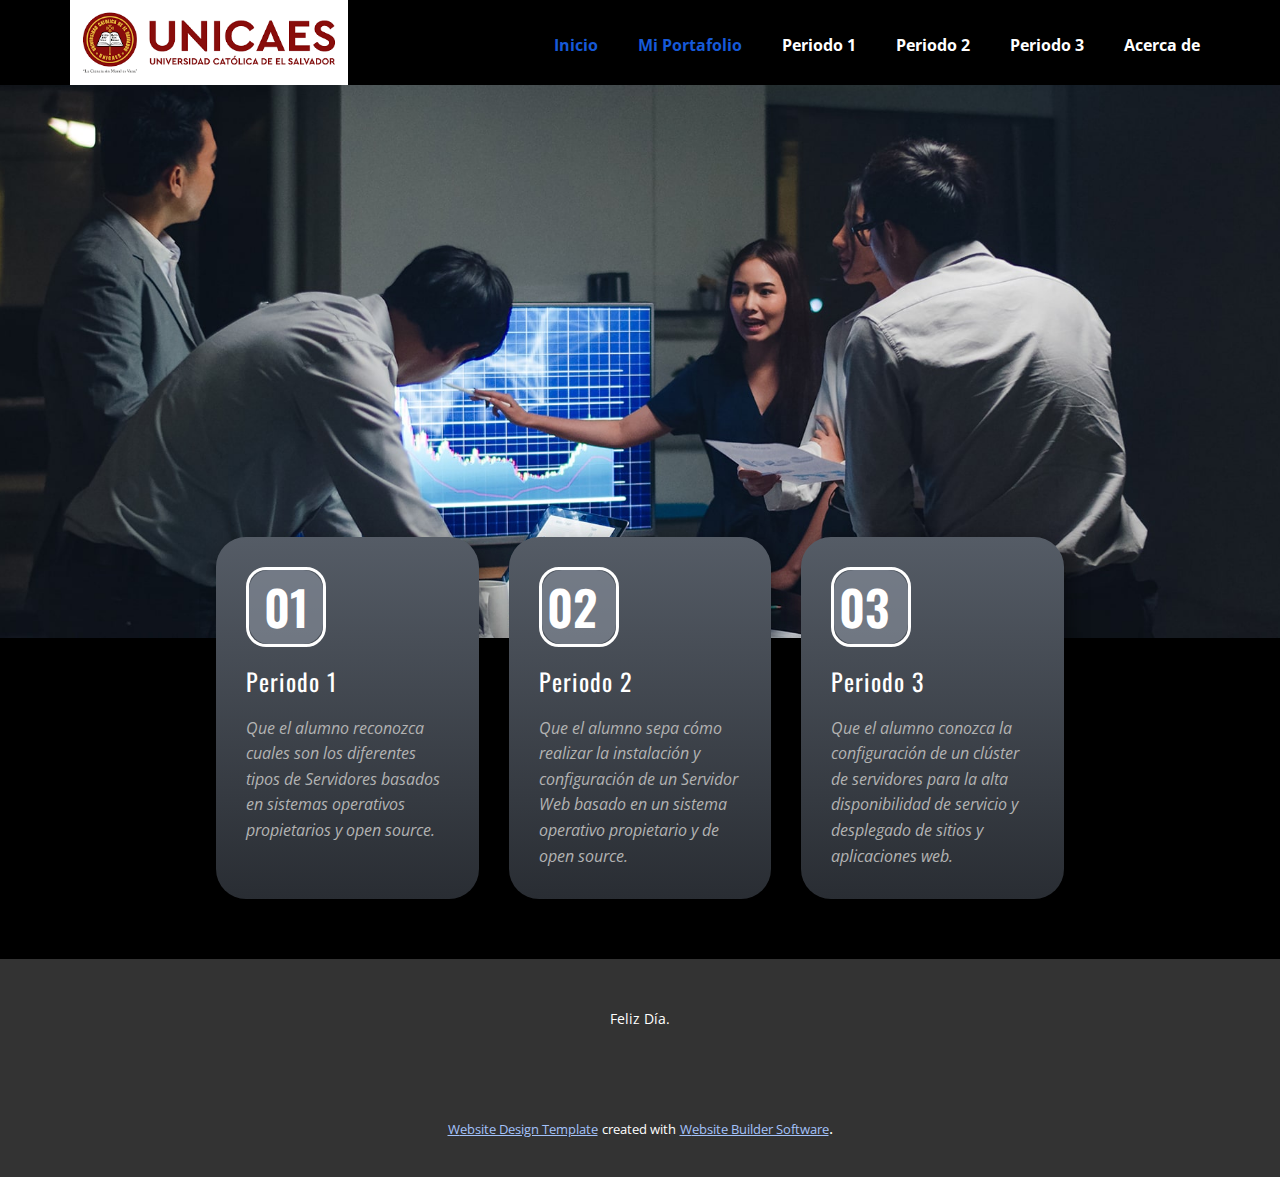
<file: index.html>
<!DOCTYPE html>
<html style="font-size: 16px;" lang="es"><head>
    <meta name="viewport" content="width=device-width, initial-scale=1.0">
    <meta charset="utf-8">
    <meta name="keywords" content="01, 02, 03, 04, ​A Founder Branding Agency, Meet The Team
Our Professionals, ​How does startup funding work?, ​Your vision plus our expertise, ​Small Pricing Plan For Your Creative Business, ​Consulting Successes">
    <meta name="description" content="">
    <title>Gestion_de_Servidores_WEB</title>
    <link rel="stylesheet" href="nicepage.css" media="screen">
<link rel="stylesheet" href="Gestion_de_Servidores_WEB.css" media="screen">
    <script class="u-script" type="text/javascript" src="jquery.js" defer=""></script>
    <script class="u-script" type="text/javascript" src="nicepage.js" defer=""></script>
    <meta name="generator" content="Nicepage 5.0.7, nicepage.com">
    <link id="u-theme-google-font" rel="stylesheet" href="https://fonts.googleapis.com/css?family=Oswald:200,300,400,500,600,700|Open+Sans:300,300i,400,400i,500,500i,600,600i,700,700i,800,800i">
    
    
    <script type="application/ld+json">{
		"@context": "http://schema.org",
		"@type": "Organization",
		"name": "Site1",
		"logo": "images/descarga.png"
}</script>
    <meta name="theme-color" content="#1659d7">
    <meta property="og:title" content="Gestion_de_Servidores_WEB">
    <meta property="og:type" content="website">
  </head>
  <body data-home-page="Gestion_de_Servidores_WEB.html" data-home-page-title="Gestion_de_Servidores_WEB" class="u-body u-xl-mode" data-lang="es"><header class="u-black u-clearfix u-header u-header" id="sec-805b"><div class="u-clearfix u-sheet u-sheet-1">
        <a href="https://nicepage.com" class="u-image u-logo u-image-1" data-image-width="406" data-image-height="124">
          <img src="images/descarga.png" class="u-logo-image u-logo-image-1">
        </a>
        <nav class="u-menu u-menu-dropdown u-offcanvas u-menu-1" data-responsive-from="MD">
          <div class="menu-collapse" style="font-size: 1rem; letter-spacing: 0px; font-weight: 700;">
            <a class="u-button-style u-custom-active-border-color u-custom-active-color u-custom-border u-custom-border-color u-custom-borders u-custom-hover-border-color u-custom-hover-color u-custom-left-right-menu-spacing u-custom-padding-bottom u-custom-text-active-color u-custom-text-color u-custom-text-hover-color u-custom-top-bottom-menu-spacing u-nav-link u-text-active-palette-1-base u-text-hover-palette-2-base" href="#">
              <svg class="u-svg-link" viewBox="0 0 24 24"><use xmlns:xlink="http://www.w3.org/1999/xlink" xlink:href="#menu-hamburger"></use></svg>
              <svg class="u-svg-content" version="1.1" id="menu-hamburger" viewBox="0 0 16 16" x="0px" y="0px" xmlns:xlink="http://www.w3.org/1999/xlink" xmlns="http://www.w3.org/2000/svg"><g><rect y="1" width="16" height="2"></rect><rect y="7" width="16" height="2"></rect><rect y="13" width="16" height="2"></rect>
</g></svg>
            </a>
          </div>
          <div class="u-custom-menu u-nav-container">
            <ul class="u-nav u-spacing-20 u-unstyled u-nav-1"><li class="u-nav-item"><a class="u-border-active-palette-1-base u-border-hover-palette-1-base u-button-style u-nav-link u-text-active-palette-1-base u-text-hover-palette-2-base u-text-white" href="Gestion_de_Servidores_WEB.html" style="padding: 10px;">Inicio</a>
</li><li class="u-nav-item"><a class="u-border-active-palette-1-base u-border-hover-palette-1-base u-button-style u-nav-link u-text-active-palette-1-base u-text-hover-palette-2-base u-text-white" href="Gestion_de_Servidores_WEB.html" rel="nofollow" style="padding: 10px;">Mi Portafolio</a><div class="u-nav-popup"><ul class="u-h-spacing-20 u-nav u-unstyled u-v-spacing-10 u-nav-2"><li class="u-nav-item"><a class="u-button-style u-nav-link u-white" href="Periodo1.html" target="_blank">Periodo 1</a>
</li><li class="u-nav-item"><a class="u-button-style u-nav-link u-white" href="Periodo-2.html" target="_blank">Periodo 2</a>
</li><li class="u-nav-item"><a class="u-button-style u-nav-link u-white" href="Periodo-3.html" target="_blank">Periodo 3</a>
</li></ul>
</div>
</li><li class="u-nav-item"><a class="u-border-active-palette-1-base u-border-hover-palette-1-base u-button-style u-nav-link u-text-active-palette-1-base u-text-hover-palette-2-base u-text-white" href="Periodo1.html" target="_blank" style="padding: 10px;">Periodo 1</a>
</li><li class="u-nav-item"><a class="u-border-active-palette-1-base u-border-hover-palette-1-base u-button-style u-nav-link u-text-active-palette-1-base u-text-hover-palette-2-base u-text-white" href="Periodo-2.html" target="_blank" style="padding: 10px;">Periodo 2</a>
</li><li class="u-nav-item"><a class="u-border-active-palette-1-base u-border-hover-palette-1-base u-button-style u-nav-link u-text-active-palette-1-base u-text-hover-palette-2-base u-text-white" href="Periodo-3.html" target="_blank" style="padding: 10px;">Periodo 3</a>
</li><li class="u-nav-item"><a class="u-border-active-palette-1-base u-border-hover-palette-1-base u-button-style u-nav-link u-text-active-palette-1-base u-text-hover-palette-2-base u-text-white" href="Acerca-de.html" style="padding: 10px;">Acerca de</a>
</li></ul>
          </div>
          <div class="u-custom-menu u-nav-container-collapse">
            <div class="u-black u-container-style u-inner-container-layout u-opacity u-opacity-95 u-sidenav">
              <div class="u-inner-container-layout u-sidenav-overflow">
                <div class="u-menu-close"></div>
                <ul class="u-align-center u-nav u-popupmenu-items u-unstyled u-nav-3"><li class="u-nav-item"><a class="u-button-style u-nav-link" href="Gestion_de_Servidores_WEB.html">Inicio</a>
</li><li class="u-nav-item"><a class="u-button-style u-nav-link" href="Gestion_de_Servidores_WEB.html" rel="nofollow">Mi Portafolio</a><div class="u-nav-popup"><ul class="u-h-spacing-20 u-nav u-unstyled u-v-spacing-10 u-nav-4"><li class="u-nav-item"><a class="u-button-style u-nav-link" href="Periodo1.html" target="_blank">Periodo 1</a>
</li><li class="u-nav-item"><a class="u-button-style u-nav-link" href="Periodo-2.html" target="_blank">Periodo 2</a>
</li><li class="u-nav-item"><a class="u-button-style u-nav-link" href="Periodo-3.html" target="_blank">Periodo 3</a>
</li></ul>
</div>
</li><li class="u-nav-item"><a class="u-button-style u-nav-link" href="Periodo1.html" target="_blank">Periodo 1</a>
</li><li class="u-nav-item"><a class="u-button-style u-nav-link" href="Periodo-2.html" target="_blank">Periodo 2</a>
</li><li class="u-nav-item"><a class="u-button-style u-nav-link" href="Periodo-3.html" target="_blank">Periodo 3</a>
</li><li class="u-nav-item"><a class="u-button-style u-nav-link" href="Acerca-de.html">Acerca de</a>
</li></ul>
              </div>
            </div>
            <div class="u-black u-menu-overlay u-opacity u-opacity-70"></div>
          </div>
        </nav>
      </div></header> 
    <section class="u-align-center u-black u-clearfix u-section-1" id="sec-039a">
      <img class="u-expanded-width u-image u-image-1" src="images/swa-min.jpg">
      <div class="u-list u-list-1">
        <div class="u-repeater u-repeater-1">
          <div class="u-align-left u-container-style u-gradient u-list-item u-radius-30 u-repeater-item u-shape-round u-list-item-1">
            <div class="u-container-layout u-similar-container u-container-layout-1">
              <div class="u-align-center u-border-radius-50 u-container-style u-group u-opacity u-opacity-65 u-palette-5-dark-1 u-radius-20 u-shape-round u-group-1">
                <div class="u-container-layout u-valign-middle u-container-layout-2">
                  <h2 class="u-text u-text-1" data-lang-en="01">01</h2>
                </div>
              </div>
              <h5 class="u-text u-text-body-alt-color u-text-2" data-lang-en="Logo design">Periodo 1</h5>
              <p class="u-text u-text-default u-text-grey-30 u-text-3" data-lang-en="Sample text. Click to select the text box. Click again or double click to start editing the text."> Que el alumno reconozca cuales son los diferentes tipos de Servidores 
basados en sistemas operativos propietarios y open source.</p>
            </div>
          </div>
          <div class="u-align-left u-container-style u-gradient u-list-item u-radius-30 u-repeater-item u-shape-round u-list-item-2">
            <div class="u-container-layout u-similar-container u-container-layout-3">
              <div class="u-align-center u-border-radius-50 u-container-style u-group u-opacity u-opacity-65 u-palette-5-dark-1 u-radius-20 u-shape-round u-video-cover u-group-2">
                <div class="u-container-layout u-valign-middle u-container-layout-4">
                  <h2 class="u-text u-text-default u-text-4" data-lang-en="02">02</h2>
                </div>
              </div>
              <h5 class="u-text u-text-body-alt-color u-text-5" data-lang-en="Your Strategy">Periodo 2</h5>
              <p class="u-text u-text-default u-text-grey-30 u-text-6" data-lang-en="Sample text. Click to select the text box. Click again or double click to start editing the text."> Que el alumno sepa cómo realizar la instalación y configuración de un Servidor 
Web basado en un sistema operativo propietario y de open source. </p>
            </div>
          </div>
          <div class="u-align-left u-container-style u-gradient u-list-item u-radius-30 u-repeater-item u-shape-round u-list-item-3">
            <div class="u-container-layout u-similar-container u-container-layout-5">
              <div class="u-align-center u-border-radius-50 u-container-style u-group u-opacity u-opacity-65 u-palette-5-dark-1 u-radius-20 u-shape-round u-video-cover u-group-3">
                <div class="u-container-layout u-valign-middle u-container-layout-6">
                  <h2 class="u-text u-text-default u-text-7" data-lang-en="03">03</h2>
                </div>
              </div>
              <h5 class="u-text u-text-body-alt-color u-text-8" data-lang-en="Guidelines">Periodo 3</h5>
              <p class="u-text u-text-default u-text-grey-30 u-text-9" data-lang-en="Sample text. Click to select the text box. Click again or double click to start editing the text."> Que el alumno conozca la configuración de un clúster de servidores para la alta 
disponibilidad de servicio y desplegado de sitios y aplicaciones web. </p>
            </div>
          </div>
        </div>
      </div>
    </section>
    
    
    <footer class="u-align-center u-clearfix u-footer u-grey-80 u-footer" id="sec-5aa7"><div class="u-clearfix u-sheet u-sheet-1">
        <p class="u-small-text u-text u-text-variant u-text-1" data-lang-en="Sample text. Click to select the Text Element.">Feliz Día.</p>
      </div></footer>
    <section class="u-backlink u-clearfix u-grey-80">
      <a class="u-link" href="https://nicepage.com/website-design" target="_blank">
        <span>Website Design Template</span>
      </a>
      <p class="u-text">
        <span>created with</span>
      </p>
      <a class="u-link" href="" target="_blank">
        <span>Website Builder Software</span>
      </a>. 
    </section>
  
</body></html>
</file>
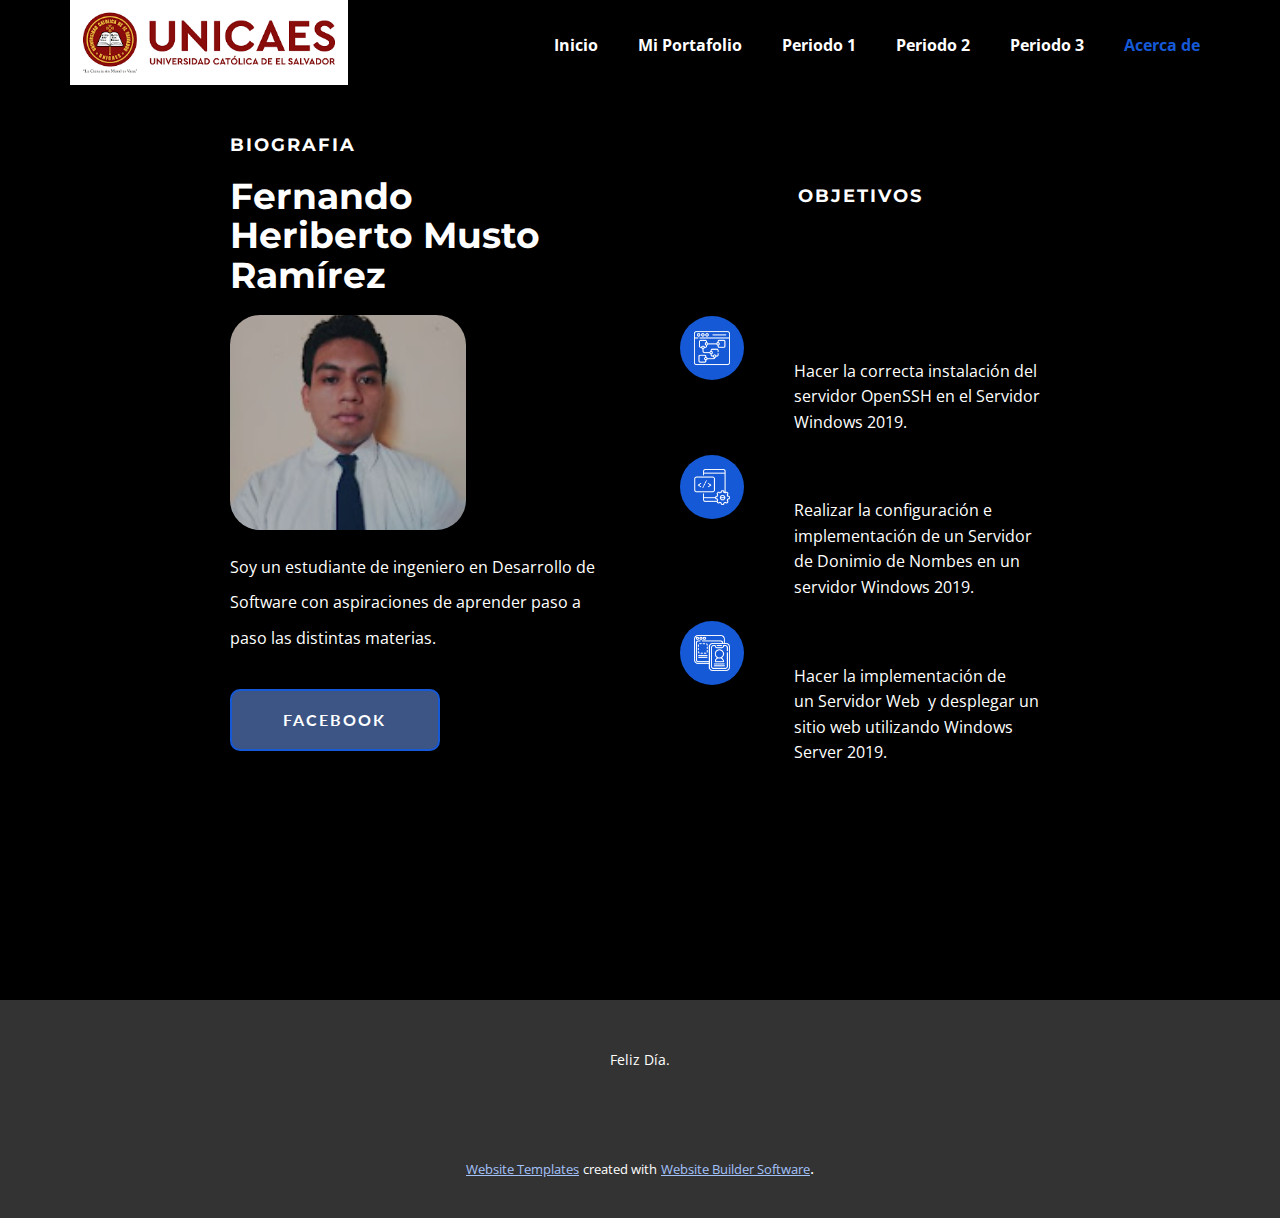
<file: Acerca-de.html>
<!DOCTYPE html>
<html style="font-size: 16px;" lang="es"><head>
    <meta name="viewport" content="width=device-width, initial-scale=1.0">
    <meta charset="utf-8">
    <meta name="keywords" content="Fernando Heriberto Musto Ramírez">
    <meta name="description" content="">
    <title>Acerca de</title>
    <link rel="stylesheet" href="nicepage.css" media="screen">
<link rel="stylesheet" href="Acerca-de.css" media="screen">
    <script class="u-script" type="text/javascript" src="jquery.js" defer=""></script>
    <script class="u-script" type="text/javascript" src="nicepage.js" defer=""></script>
    <meta name="generator" content="Nicepage 5.0.7, nicepage.com">
    <link id="u-theme-google-font" rel="stylesheet" href="https://fonts.googleapis.com/css?family=Oswald:200,300,400,500,600,700|Open+Sans:300,300i,400,400i,500,500i,600,600i,700,700i,800,800i">
    <link id="u-page-google-font" rel="stylesheet" href="https://fonts.googleapis.com/css?family=Montserrat:100,100i,200,200i,300,300i,400,400i,500,500i,600,600i,700,700i,800,800i,900,900i|Lato:100,100i,300,300i,400,400i,700,700i,900,900i">
    
    
    <script type="application/ld+json">{
		"@context": "http://schema.org",
		"@type": "Organization",
		"name": "Site1",
		"logo": "images/descarga.png"
}</script>
    <meta name="theme-color" content="#1659d7">
    <meta property="og:title" content="Acerca de">
    <meta property="og:type" content="website">
  </head>
  <body class="u-body u-xl-mode" data-lang="es"><header class="u-black u-clearfix u-header u-header" id="sec-805b"><div class="u-clearfix u-sheet u-sheet-1">
        <a href="https://nicepage.com" class="u-image u-logo u-image-1" data-image-width="406" data-image-height="124">
          <img src="images/descarga.png" class="u-logo-image u-logo-image-1">
        </a>
        <nav class="u-menu u-menu-dropdown u-offcanvas u-menu-1" data-responsive-from="MD">
          <div class="menu-collapse" style="font-size: 1rem; letter-spacing: 0px; font-weight: 700;">
            <a class="u-button-style u-custom-active-border-color u-custom-active-color u-custom-border u-custom-border-color u-custom-borders u-custom-hover-border-color u-custom-hover-color u-custom-left-right-menu-spacing u-custom-padding-bottom u-custom-text-active-color u-custom-text-color u-custom-text-hover-color u-custom-top-bottom-menu-spacing u-nav-link u-text-active-palette-1-base u-text-hover-palette-2-base" href="#">
              <svg class="u-svg-link" viewBox="0 0 24 24"><use xmlns:xlink="http://www.w3.org/1999/xlink" xlink:href="#menu-hamburger"></use></svg>
              <svg class="u-svg-content" version="1.1" id="menu-hamburger" viewBox="0 0 16 16" x="0px" y="0px" xmlns:xlink="http://www.w3.org/1999/xlink" xmlns="http://www.w3.org/2000/svg"><g><rect y="1" width="16" height="2"></rect><rect y="7" width="16" height="2"></rect><rect y="13" width="16" height="2"></rect>
</g></svg>
            </a>
          </div>
          <div class="u-custom-menu u-nav-container">
            <ul class="u-nav u-spacing-20 u-unstyled u-nav-1"><li class="u-nav-item"><a class="u-border-active-palette-1-base u-border-hover-palette-1-base u-button-style u-nav-link u-text-active-palette-1-base u-text-hover-palette-2-base u-text-white" href="Gestion_de_Servidores_WEB.html" style="padding: 10px;">Inicio</a>
</li><li class="u-nav-item"><a class="u-border-active-palette-1-base u-border-hover-palette-1-base u-button-style u-nav-link u-text-active-palette-1-base u-text-hover-palette-2-base u-text-white" href="Gestion_de_Servidores_WEB.html" rel="nofollow" style="padding: 10px;">Mi Portafolio</a><div class="u-nav-popup"><ul class="u-h-spacing-20 u-nav u-unstyled u-v-spacing-10 u-nav-2"><li class="u-nav-item"><a class="u-button-style u-nav-link u-white" href="Periodo1.html" target="_blank">Periodo 1</a>
</li><li class="u-nav-item"><a class="u-button-style u-nav-link u-white" href="Periodo-2.html" target="_blank">Periodo 2</a>
</li><li class="u-nav-item"><a class="u-button-style u-nav-link u-white" href="Periodo-3.html" target="_blank">Periodo 3</a>
</li></ul>
</div>
</li><li class="u-nav-item"><a class="u-border-active-palette-1-base u-border-hover-palette-1-base u-button-style u-nav-link u-text-active-palette-1-base u-text-hover-palette-2-base u-text-white" href="Periodo1.html" target="_blank" style="padding: 10px;">Periodo 1</a>
</li><li class="u-nav-item"><a class="u-border-active-palette-1-base u-border-hover-palette-1-base u-button-style u-nav-link u-text-active-palette-1-base u-text-hover-palette-2-base u-text-white" href="Periodo-2.html" target="_blank" style="padding: 10px;">Periodo 2</a>
</li><li class="u-nav-item"><a class="u-border-active-palette-1-base u-border-hover-palette-1-base u-button-style u-nav-link u-text-active-palette-1-base u-text-hover-palette-2-base u-text-white" href="Periodo-3.html" target="_blank" style="padding: 10px;">Periodo 3</a>
</li><li class="u-nav-item"><a class="u-border-active-palette-1-base u-border-hover-palette-1-base u-button-style u-nav-link u-text-active-palette-1-base u-text-hover-palette-2-base u-text-white" href="Acerca-de.html" style="padding: 10px;">Acerca de</a>
</li></ul>
          </div>
          <div class="u-custom-menu u-nav-container-collapse">
            <div class="u-black u-container-style u-inner-container-layout u-opacity u-opacity-95 u-sidenav">
              <div class="u-inner-container-layout u-sidenav-overflow">
                <div class="u-menu-close"></div>
                <ul class="u-align-center u-nav u-popupmenu-items u-unstyled u-nav-3"><li class="u-nav-item"><a class="u-button-style u-nav-link" href="Gestion_de_Servidores_WEB.html">Inicio</a>
</li><li class="u-nav-item"><a class="u-button-style u-nav-link" href="Gestion_de_Servidores_WEB.html" rel="nofollow">Mi Portafolio</a><div class="u-nav-popup"><ul class="u-h-spacing-20 u-nav u-unstyled u-v-spacing-10 u-nav-4"><li class="u-nav-item"><a class="u-button-style u-nav-link" href="Periodo1.html" target="_blank">Periodo 1</a>
</li><li class="u-nav-item"><a class="u-button-style u-nav-link" href="Periodo-2.html" target="_blank">Periodo 2</a>
</li><li class="u-nav-item"><a class="u-button-style u-nav-link" href="Periodo-3.html" target="_blank">Periodo 3</a>
</li></ul>
</div>
</li><li class="u-nav-item"><a class="u-button-style u-nav-link" href="Periodo1.html" target="_blank">Periodo 1</a>
</li><li class="u-nav-item"><a class="u-button-style u-nav-link" href="Periodo-2.html" target="_blank">Periodo 2</a>
</li><li class="u-nav-item"><a class="u-button-style u-nav-link" href="Periodo-3.html" target="_blank">Periodo 3</a>
</li><li class="u-nav-item"><a class="u-button-style u-nav-link" href="Acerca-de.html">Acerca de</a>
</li></ul>
              </div>
            </div>
            <div class="u-black u-menu-overlay u-opacity u-opacity-70"></div>
          </div>
        </nav>
      </div></header> 
    <section class="u-align-center u-clearfix u-section-1" id="sec-fb13">
      <div class="u-clearfix u-expanded-width u-layout-wrap u-layout-wrap-1">
        <div class="u-gutter-0 u-layout">
          <div class="u-layout-row">
            <div class="u-align-left u-black u-container-style u-layout-cell u-size-30 u-layout-cell-1">
              <div class="u-container-layout u-container-layout-1">
                <h5 class="u-custom-font u-font-montserrat u-text u-text-default u-text-1" data-lang-en="about">Biografia</h5>
                <h2 class="u-custom-font u-font-montserrat u-text u-text-2" data-lang-en="​A Founder Branding Agency">Fernando Heriberto Musto Ramírez</h2>
                <img class="u-image u-image-round u-opacity u-opacity-70 u-radius-30 u-image-1" src="images/2020-10-31.jpg" alt="" data-image-width="140" data-image-height="140">
                <p class="u-text u-text-default u-text-3" data-lang-en="​Pulvinar pellentesque habitant morbi tristique senectus et netus et. Venenatis tellus in metus vulputate. Aliquet nec ullamcorper sit amet risus nullam eget.">Soy un estudiante de ingeniero en Desarrollo de Software con aspiraciones de aprender paso a paso las distintas materias.</p>
                <a href="https://www.facebook.com/fernando.musto.980" class="u-active-black u-border-2 u-border-palette-1-dark-1 u-btn u-btn-round u-button-style u-custom-font u-font-lato u-hover-black u-palette-1-dark-2 u-radius-10 u-btn-1" data-lang-en="{&quot;content&quot;:&quot;read more&quot;,&quot;href&quot;:&quot;https://nicepage.dev&quot;}" target="_blank">Facebook</a>
              </div>
            </div>
            <div class="u-align-left u-black u-container-style u-layout-cell u-shape-rectangle u-size-30 u-layout-cell-2">
              <div class="u-container-layout u-container-layout-2">
                <h5 class="u-custom-font u-font-montserrat u-text u-text-default u-text-4" data-lang-en="about">Objetivos</h5>
                <div class="u-expanded-width u-list u-list-1">
                  <div class="u-repeater u-repeater-1">
                    <div class="u-align-left u-container-style u-list-item u-repeater-item u-shape-rectangle u-list-item-1">
                      <div class="u-container-layout u-similar-container u-container-layout-3"><span class="u-file-icon u-icon u-icon-circle u-palette-1-base u-text-white u-icon-1"><img src="images/1548686-acfb7b17.png" alt=""></span>
                        <p class="u-text u-text-5" data-lang-en="Sample text. Click to select the text box. Click again or double click to start editing the text."> Hacer
la correcta instalación del servidor OpenSSH en el Servidor Windows 2019.</p>
                      </div>
                    </div>
                    <div class="u-align-left u-container-style u-list-item u-repeater-item u-shape-rectangle u-list-item-2">
                      <div class="u-container-layout u-similar-container u-container-layout-4"><span class="u-file-icon u-icon u-icon-circle u-palette-1-base u-text-white u-icon-2"><img src="images/1688519-cac84758.png" alt=""></span>
                        <p class="u-text u-text-6" data-lang-en="Sample text. Click to select the text box. Click again or double click to start editing the text."> Realizar la configuración e implementación de un Servidor de Donimio de Nombes en un servidor Windows 2019.</p>
                      </div>
                    </div>
                    <div class="u-align-left u-container-style u-list-item u-repeater-item u-shape-rectangle u-list-item-3">
                      <div class="u-container-layout u-similar-container u-container-layout-5"><span class="u-file-icon u-icon u-icon-circle u-palette-1-base u-text-white u-icon-3"><img src="images/4365874-8b619f17.png" alt=""></span>
                        <p class="u-text u-text-7" data-lang-en="Sample text. Click to select the text box. Click again or double click to start editing the text.">Hacer la implementación de un&nbsp;Servidor Web&nbsp; y desplegar un sitio web utilizando Windows Server 2019.</p>
                      </div>
                    </div>
                  </div>
                </div>
              </div>
            </div>
          </div>
        </div>
      </div>
    </section>
    
    
    <footer class="u-align-center u-clearfix u-footer u-grey-80 u-footer" id="sec-5aa7"><div class="u-clearfix u-sheet u-sheet-1">
        <p class="u-small-text u-text u-text-variant u-text-1" data-lang-en="Sample text. Click to select the Text Element.">Feliz Día.</p>
      </div></footer>
    <section class="u-backlink u-clearfix u-grey-80">
      <a class="u-link" href="https://nicepage.com/website-templates" target="_blank">
        <span>Website Templates</span>
      </a>
      <p class="u-text">
        <span>created with</span>
      </p>
      <a class="u-link" href="" target="_blank">
        <span>Website Builder Software</span>
      </a>. 
    </section>
  
</body></html>
</file>
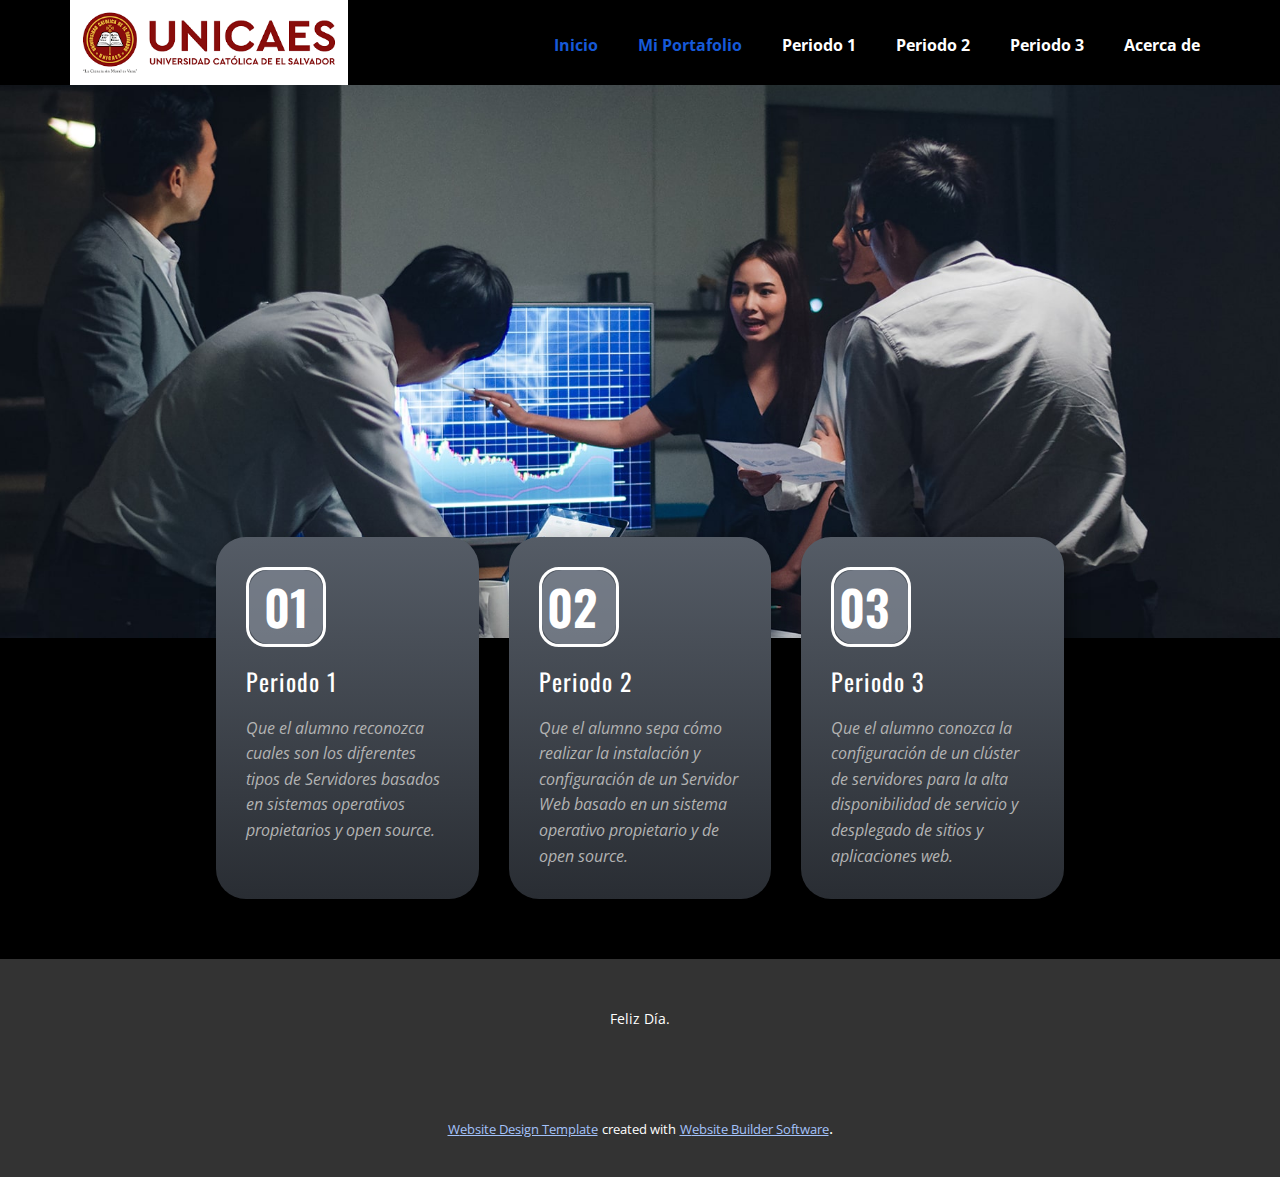
<file: Gestion_de_Servidores_WEB.html>
<!DOCTYPE html>
<html style="font-size: 16px;" lang="es"><head>
    <meta name="viewport" content="width=device-width, initial-scale=1.0">
    <meta charset="utf-8">
    <meta name="keywords" content="01, 02, 03, 04, ​A Founder Branding Agency, Meet The Team
Our Professionals, ​How does startup funding work?, ​Your vision plus our expertise, ​Small Pricing Plan For Your Creative Business, ​Consulting Successes">
    <meta name="description" content="">
    <title>Gestion_de_Servidores_WEB</title>
    <link rel="stylesheet" href="nicepage.css" media="screen">
<link rel="stylesheet" href="Gestion_de_Servidores_WEB.css" media="screen">
    <script class="u-script" type="text/javascript" src="jquery.js" defer=""></script>
    <script class="u-script" type="text/javascript" src="nicepage.js" defer=""></script>
    <meta name="generator" content="Nicepage 5.0.7, nicepage.com">
    <link id="u-theme-google-font" rel="stylesheet" href="https://fonts.googleapis.com/css?family=Oswald:200,300,400,500,600,700|Open+Sans:300,300i,400,400i,500,500i,600,600i,700,700i,800,800i">
    
    
    <script type="application/ld+json">{
		"@context": "http://schema.org",
		"@type": "Organization",
		"name": "Site1",
		"logo": "images/descarga.png"
}</script>
    <meta name="theme-color" content="#1659d7">
    <meta property="og:title" content="Gestion_de_Servidores_WEB">
    <meta property="og:type" content="website">
  </head>
  <body class="u-body u-xl-mode" data-lang="es"><header class="u-black u-clearfix u-header u-header" id="sec-805b"><div class="u-clearfix u-sheet u-sheet-1">
        <a href="https://nicepage.com" class="u-image u-logo u-image-1" data-image-width="406" data-image-height="124">
          <img src="images/descarga.png" class="u-logo-image u-logo-image-1">
        </a>
        <nav class="u-menu u-menu-dropdown u-offcanvas u-menu-1" data-responsive-from="MD">
          <div class="menu-collapse" style="font-size: 1rem; letter-spacing: 0px; font-weight: 700;">
            <a class="u-button-style u-custom-active-border-color u-custom-active-color u-custom-border u-custom-border-color u-custom-borders u-custom-hover-border-color u-custom-hover-color u-custom-left-right-menu-spacing u-custom-padding-bottom u-custom-text-active-color u-custom-text-color u-custom-text-hover-color u-custom-top-bottom-menu-spacing u-nav-link u-text-active-palette-1-base u-text-hover-palette-2-base" href="#">
              <svg class="u-svg-link" viewBox="0 0 24 24"><use xmlns:xlink="http://www.w3.org/1999/xlink" xlink:href="#menu-hamburger"></use></svg>
              <svg class="u-svg-content" version="1.1" id="menu-hamburger" viewBox="0 0 16 16" x="0px" y="0px" xmlns:xlink="http://www.w3.org/1999/xlink" xmlns="http://www.w3.org/2000/svg"><g><rect y="1" width="16" height="2"></rect><rect y="7" width="16" height="2"></rect><rect y="13" width="16" height="2"></rect>
</g></svg>
            </a>
          </div>
          <div class="u-custom-menu u-nav-container">
            <ul class="u-nav u-spacing-20 u-unstyled u-nav-1"><li class="u-nav-item"><a class="u-border-active-palette-1-base u-border-hover-palette-1-base u-button-style u-nav-link u-text-active-palette-1-base u-text-hover-palette-2-base u-text-white" href="Gestion_de_Servidores_WEB.html" style="padding: 10px;">Inicio</a>
</li><li class="u-nav-item"><a class="u-border-active-palette-1-base u-border-hover-palette-1-base u-button-style u-nav-link u-text-active-palette-1-base u-text-hover-palette-2-base u-text-white" href="Gestion_de_Servidores_WEB.html" rel="nofollow" style="padding: 10px;">Mi Portafolio</a><div class="u-nav-popup"><ul class="u-h-spacing-20 u-nav u-unstyled u-v-spacing-10 u-nav-2"><li class="u-nav-item"><a class="u-button-style u-nav-link u-white" href="Periodo1.html" target="_blank">Periodo 1</a>
</li><li class="u-nav-item"><a class="u-button-style u-nav-link u-white" href="Periodo-2.html" target="_blank">Periodo 2</a>
</li><li class="u-nav-item"><a class="u-button-style u-nav-link u-white" href="Periodo-3.html" target="_blank">Periodo 3</a>
</li></ul>
</div>
</li><li class="u-nav-item"><a class="u-border-active-palette-1-base u-border-hover-palette-1-base u-button-style u-nav-link u-text-active-palette-1-base u-text-hover-palette-2-base u-text-white" href="Periodo1.html" target="_blank" style="padding: 10px;">Periodo 1</a>
</li><li class="u-nav-item"><a class="u-border-active-palette-1-base u-border-hover-palette-1-base u-button-style u-nav-link u-text-active-palette-1-base u-text-hover-palette-2-base u-text-white" href="Periodo-2.html" target="_blank" style="padding: 10px;">Periodo 2</a>
</li><li class="u-nav-item"><a class="u-border-active-palette-1-base u-border-hover-palette-1-base u-button-style u-nav-link u-text-active-palette-1-base u-text-hover-palette-2-base u-text-white" href="Periodo-3.html" target="_blank" style="padding: 10px;">Periodo 3</a>
</li><li class="u-nav-item"><a class="u-border-active-palette-1-base u-border-hover-palette-1-base u-button-style u-nav-link u-text-active-palette-1-base u-text-hover-palette-2-base u-text-white" href="Acerca-de.html" style="padding: 10px;">Acerca de</a>
</li></ul>
          </div>
          <div class="u-custom-menu u-nav-container-collapse">
            <div class="u-black u-container-style u-inner-container-layout u-opacity u-opacity-95 u-sidenav">
              <div class="u-inner-container-layout u-sidenav-overflow">
                <div class="u-menu-close"></div>
                <ul class="u-align-center u-nav u-popupmenu-items u-unstyled u-nav-3"><li class="u-nav-item"><a class="u-button-style u-nav-link" href="Gestion_de_Servidores_WEB.html">Inicio</a>
</li><li class="u-nav-item"><a class="u-button-style u-nav-link" href="Gestion_de_Servidores_WEB.html" rel="nofollow">Mi Portafolio</a><div class="u-nav-popup"><ul class="u-h-spacing-20 u-nav u-unstyled u-v-spacing-10 u-nav-4"><li class="u-nav-item"><a class="u-button-style u-nav-link" href="Periodo1.html" target="_blank">Periodo 1</a>
</li><li class="u-nav-item"><a class="u-button-style u-nav-link" href="Periodo-2.html" target="_blank">Periodo 2</a>
</li><li class="u-nav-item"><a class="u-button-style u-nav-link" href="Periodo-3.html" target="_blank">Periodo 3</a>
</li></ul>
</div>
</li><li class="u-nav-item"><a class="u-button-style u-nav-link" href="Periodo1.html" target="_blank">Periodo 1</a>
</li><li class="u-nav-item"><a class="u-button-style u-nav-link" href="Periodo-2.html" target="_blank">Periodo 2</a>
</li><li class="u-nav-item"><a class="u-button-style u-nav-link" href="Periodo-3.html" target="_blank">Periodo 3</a>
</li><li class="u-nav-item"><a class="u-button-style u-nav-link" href="Acerca-de.html">Acerca de</a>
</li></ul>
              </div>
            </div>
            <div class="u-black u-menu-overlay u-opacity u-opacity-70"></div>
          </div>
        </nav>
      </div></header> 
    <section class="u-align-center u-black u-clearfix u-section-1" id="sec-039a">
      <img class="u-expanded-width u-image u-image-1" src="images/swa-min.jpg">
      <div class="u-list u-list-1">
        <div class="u-repeater u-repeater-1">
          <div class="u-align-left u-container-style u-gradient u-list-item u-radius-30 u-repeater-item u-shape-round u-list-item-1">
            <div class="u-container-layout u-similar-container u-container-layout-1">
              <div class="u-align-center u-border-radius-50 u-container-style u-group u-opacity u-opacity-65 u-palette-5-dark-1 u-radius-20 u-shape-round u-group-1">
                <div class="u-container-layout u-valign-middle u-container-layout-2">
                  <h2 class="u-text u-text-1" data-lang-en="01">01</h2>
                </div>
              </div>
              <h5 class="u-text u-text-body-alt-color u-text-2" data-lang-en="Logo design">Periodo 1</h5>
              <p class="u-text u-text-default u-text-grey-30 u-text-3" data-lang-en="Sample text. Click to select the text box. Click again or double click to start editing the text."> Que el alumno reconozca cuales son los diferentes tipos de Servidores 
basados en sistemas operativos propietarios y open source.</p>
            </div>
          </div>
          <div class="u-align-left u-container-style u-gradient u-list-item u-radius-30 u-repeater-item u-shape-round u-list-item-2">
            <div class="u-container-layout u-similar-container u-container-layout-3">
              <div class="u-align-center u-border-radius-50 u-container-style u-group u-opacity u-opacity-65 u-palette-5-dark-1 u-radius-20 u-shape-round u-video-cover u-group-2">
                <div class="u-container-layout u-valign-middle u-container-layout-4">
                  <h2 class="u-text u-text-default u-text-4" data-lang-en="02">02</h2>
                </div>
              </div>
              <h5 class="u-text u-text-body-alt-color u-text-5" data-lang-en="Your Strategy">Periodo 2</h5>
              <p class="u-text u-text-default u-text-grey-30 u-text-6" data-lang-en="Sample text. Click to select the text box. Click again or double click to start editing the text."> Que el alumno sepa cómo realizar la instalación y configuración de un Servidor 
Web basado en un sistema operativo propietario y de open source. </p>
            </div>
          </div>
          <div class="u-align-left u-container-style u-gradient u-list-item u-radius-30 u-repeater-item u-shape-round u-list-item-3">
            <div class="u-container-layout u-similar-container u-container-layout-5">
              <div class="u-align-center u-border-radius-50 u-container-style u-group u-opacity u-opacity-65 u-palette-5-dark-1 u-radius-20 u-shape-round u-video-cover u-group-3">
                <div class="u-container-layout u-valign-middle u-container-layout-6">
                  <h2 class="u-text u-text-default u-text-7" data-lang-en="03">03</h2>
                </div>
              </div>
              <h5 class="u-text u-text-body-alt-color u-text-8" data-lang-en="Guidelines">Periodo 3</h5>
              <p class="u-text u-text-default u-text-grey-30 u-text-9" data-lang-en="Sample text. Click to select the text box. Click again or double click to start editing the text."> Que el alumno conozca la configuración de un clúster de servidores para la alta 
disponibilidad de servicio y desplegado de sitios y aplicaciones web. </p>
            </div>
          </div>
        </div>
      </div>
    </section>
    
    
    <footer class="u-align-center u-clearfix u-footer u-grey-80 u-footer" id="sec-5aa7"><div class="u-clearfix u-sheet u-sheet-1">
        <p class="u-small-text u-text u-text-variant u-text-1" data-lang-en="Sample text. Click to select the Text Element.">Feliz Día.</p>
      </div></footer>
    <section class="u-backlink u-clearfix u-grey-80">
      <a class="u-link" href="https://nicepage.com/website-design" target="_blank">
        <span>Website Design Template</span>
      </a>
      <p class="u-text">
        <span>created with</span>
      </p>
      <a class="u-link" href="" target="_blank">
        <span>Website Builder Software</span>
      </a>. 
    </section>
  
</body></html>
</file>
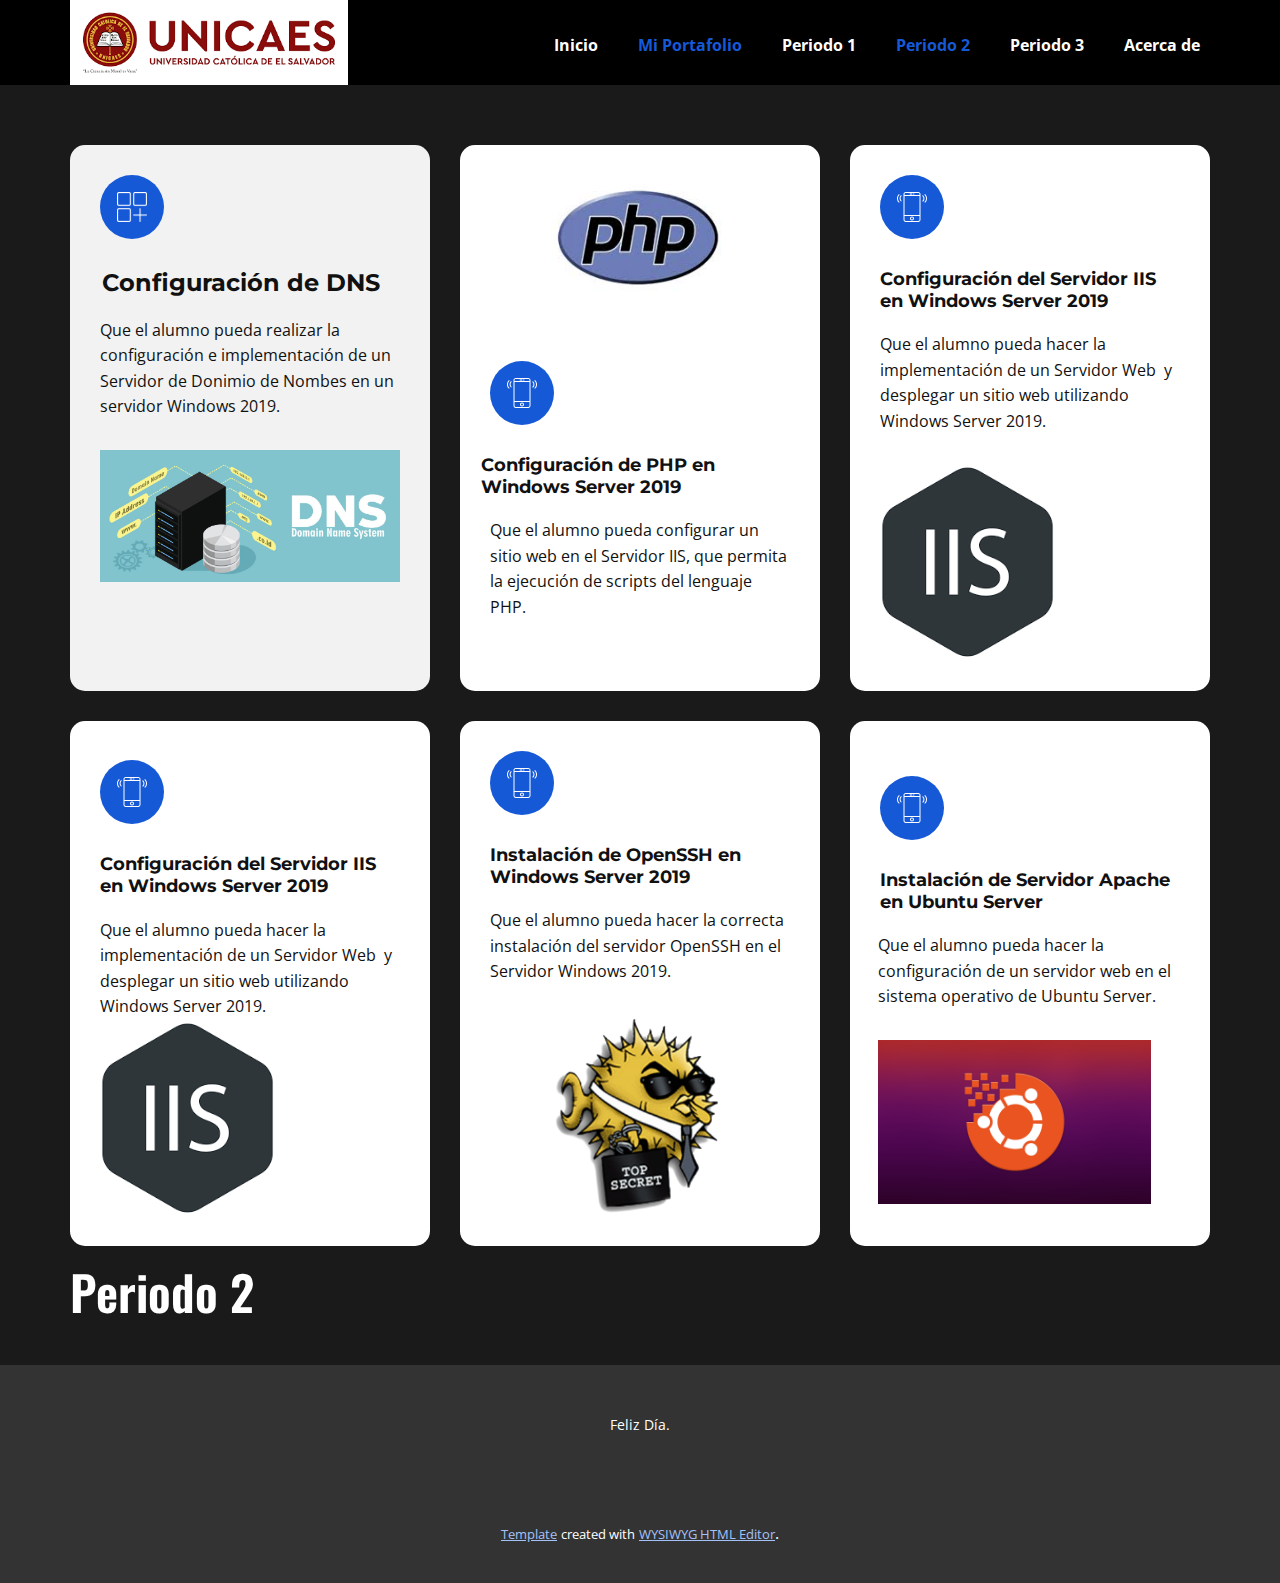
<file: Periodo-2.html>
<!DOCTYPE html>
<html style="font-size: 16px;" lang="es"><head>
    <meta name="viewport" content="width=device-width, initial-scale=1.0">
    <meta charset="utf-8">
    <meta name="keywords" content="Periodo 2">
    <meta name="description" content="">
    <title>Periodo 2</title>
    <link rel="stylesheet" href="nicepage.css" media="screen">
<link rel="stylesheet" href="Periodo-2.css" media="screen">
    <script class="u-script" type="text/javascript" src="jquery.js" defer=""></script>
    <script class="u-script" type="text/javascript" src="nicepage.js" defer=""></script>
    <meta name="generator" content="Nicepage 5.0.7, nicepage.com">
    <link id="u-theme-google-font" rel="stylesheet" href="https://fonts.googleapis.com/css?family=Oswald:200,300,400,500,600,700|Open+Sans:300,300i,400,400i,500,500i,600,600i,700,700i,800,800i">
    <link id="u-page-google-font" rel="stylesheet" href="https://fonts.googleapis.com/css?family=Montserrat:100,100i,200,200i,300,300i,400,400i,500,500i,600,600i,700,700i,800,800i,900,900i">
    
    
    <script type="application/ld+json">{
		"@context": "http://schema.org",
		"@type": "Organization",
		"name": "Site1",
		"logo": "images/descarga.png"
}</script>
    <meta name="theme-color" content="#1659d7">
    <meta property="og:title" content="Periodo 2">
    <meta property="og:type" content="website">
  </head>
  <body class="u-body u-xl-mode" data-lang="es"><header class="u-black u-clearfix u-header u-header" id="sec-805b"><div class="u-clearfix u-sheet u-sheet-1">
        <a href="https://nicepage.com" class="u-image u-logo u-image-1" data-image-width="406" data-image-height="124">
          <img src="images/descarga.png" class="u-logo-image u-logo-image-1">
        </a>
        <nav class="u-menu u-menu-dropdown u-offcanvas u-menu-1" data-responsive-from="MD">
          <div class="menu-collapse" style="font-size: 1rem; letter-spacing: 0px; font-weight: 700;">
            <a class="u-button-style u-custom-active-border-color u-custom-active-color u-custom-border u-custom-border-color u-custom-borders u-custom-hover-border-color u-custom-hover-color u-custom-left-right-menu-spacing u-custom-padding-bottom u-custom-text-active-color u-custom-text-color u-custom-text-hover-color u-custom-top-bottom-menu-spacing u-nav-link u-text-active-palette-1-base u-text-hover-palette-2-base" href="#">
              <svg class="u-svg-link" viewBox="0 0 24 24"><use xmlns:xlink="http://www.w3.org/1999/xlink" xlink:href="#menu-hamburger"></use></svg>
              <svg class="u-svg-content" version="1.1" id="menu-hamburger" viewBox="0 0 16 16" x="0px" y="0px" xmlns:xlink="http://www.w3.org/1999/xlink" xmlns="http://www.w3.org/2000/svg"><g><rect y="1" width="16" height="2"></rect><rect y="7" width="16" height="2"></rect><rect y="13" width="16" height="2"></rect>
</g></svg>
            </a>
          </div>
          <div class="u-custom-menu u-nav-container">
            <ul class="u-nav u-spacing-20 u-unstyled u-nav-1"><li class="u-nav-item"><a class="u-border-active-palette-1-base u-border-hover-palette-1-base u-button-style u-nav-link u-text-active-palette-1-base u-text-hover-palette-2-base u-text-white" href="Gestion_de_Servidores_WEB.html" style="padding: 10px;">Inicio</a>
</li><li class="u-nav-item"><a class="u-border-active-palette-1-base u-border-hover-palette-1-base u-button-style u-nav-link u-text-active-palette-1-base u-text-hover-palette-2-base u-text-white" href="Gestion_de_Servidores_WEB.html" rel="nofollow" style="padding: 10px;">Mi Portafolio</a><div class="u-nav-popup"><ul class="u-h-spacing-20 u-nav u-unstyled u-v-spacing-10 u-nav-2"><li class="u-nav-item"><a class="u-button-style u-nav-link u-white" href="Periodo1.html" target="_blank">Periodo 1</a>
</li><li class="u-nav-item"><a class="u-button-style u-nav-link u-white" href="Periodo-2.html" target="_blank">Periodo 2</a>
</li><li class="u-nav-item"><a class="u-button-style u-nav-link u-white" href="Periodo-3.html" target="_blank">Periodo 3</a>
</li></ul>
</div>
</li><li class="u-nav-item"><a class="u-border-active-palette-1-base u-border-hover-palette-1-base u-button-style u-nav-link u-text-active-palette-1-base u-text-hover-palette-2-base u-text-white" href="Periodo1.html" target="_blank" style="padding: 10px;">Periodo 1</a>
</li><li class="u-nav-item"><a class="u-border-active-palette-1-base u-border-hover-palette-1-base u-button-style u-nav-link u-text-active-palette-1-base u-text-hover-palette-2-base u-text-white" href="Periodo-2.html" target="_blank" style="padding: 10px;">Periodo 2</a>
</li><li class="u-nav-item"><a class="u-border-active-palette-1-base u-border-hover-palette-1-base u-button-style u-nav-link u-text-active-palette-1-base u-text-hover-palette-2-base u-text-white" href="Periodo-3.html" target="_blank" style="padding: 10px;">Periodo 3</a>
</li><li class="u-nav-item"><a class="u-border-active-palette-1-base u-border-hover-palette-1-base u-button-style u-nav-link u-text-active-palette-1-base u-text-hover-palette-2-base u-text-white" href="Acerca-de.html" style="padding: 10px;">Acerca de</a>
</li></ul>
          </div>
          <div class="u-custom-menu u-nav-container-collapse">
            <div class="u-black u-container-style u-inner-container-layout u-opacity u-opacity-95 u-sidenav">
              <div class="u-inner-container-layout u-sidenav-overflow">
                <div class="u-menu-close"></div>
                <ul class="u-align-center u-nav u-popupmenu-items u-unstyled u-nav-3"><li class="u-nav-item"><a class="u-button-style u-nav-link" href="Gestion_de_Servidores_WEB.html">Inicio</a>
</li><li class="u-nav-item"><a class="u-button-style u-nav-link" href="Gestion_de_Servidores_WEB.html" rel="nofollow">Mi Portafolio</a><div class="u-nav-popup"><ul class="u-h-spacing-20 u-nav u-unstyled u-v-spacing-10 u-nav-4"><li class="u-nav-item"><a class="u-button-style u-nav-link" href="Periodo1.html" target="_blank">Periodo 1</a>
</li><li class="u-nav-item"><a class="u-button-style u-nav-link" href="Periodo-2.html" target="_blank">Periodo 2</a>
</li><li class="u-nav-item"><a class="u-button-style u-nav-link" href="Periodo-3.html" target="_blank">Periodo 3</a>
</li></ul>
</div>
</li><li class="u-nav-item"><a class="u-button-style u-nav-link" href="Periodo1.html" target="_blank">Periodo 1</a>
</li><li class="u-nav-item"><a class="u-button-style u-nav-link" href="Periodo-2.html" target="_blank">Periodo 2</a>
</li><li class="u-nav-item"><a class="u-button-style u-nav-link" href="Periodo-3.html" target="_blank">Periodo 3</a>
</li><li class="u-nav-item"><a class="u-button-style u-nav-link" href="Acerca-de.html">Acerca de</a>
</li></ul>
              </div>
            </div>
            <div class="u-black u-menu-overlay u-opacity u-opacity-70"></div>
          </div>
        </nav>
      </div></header>
    <section class="u-clearfix u-grey-90 u-section-1" id="sec-aa8e">
      <div class="u-clearfix u-sheet u-sheet-1">
        <div class="u-clearfix u-expanded-width u-gutter-30 u-layout-wrap u-layout-wrap-1">
          <div class="u-layout">
            <div class="u-layout-col">
              <div class="u-size-30">
                <div class="u-layout-row">
                  <div class="u-align-left u-container-style u-grey-5 u-layout-cell u-radius-30 u-size-20 u-layout-cell-1">
                    <div class="u-container-layout u-container-layout-1"><span class="infinite u-file-icon u-icon u-icon-circle u-palette-1-base u-text-white u-icon-1" data-animation-name="bounceIn" data-animation-duration="1000" data-animation-direction="" data-href="https://unicaeselsalvador0-my.sharepoint.com/:f:/g/personal/2021mr602_unicaeselsalvador0_onmicrosoft_com/Et8v6GEuWY5Hu1VT8i4m0zMB7Lmec52Vd5LG_XBPlusKyA?e=zRZgea" data-target="_blank"><img src="images/13.png" alt=""></span>
                      <h4 class="u-custom-font u-font-montserrat u-text u-text-default u-text-1" data-lang-en="​Website Design">Configuración de DNS</h4>
                      <p class="u-text u-text-default u-text-2" data-lang-en="Sample text. Click to select the Text Element."> Que el alumno pueda realizar la configuración e implementación de un Servidor de Donimio de Nombes en un servidor Windows 2019.</p>
                      <img class="u-expanded-width u-image u-image-default u-image-1" src="images/image10.png" alt="" data-image-width="1024" data-image-height="439">
                    </div>
                  </div>
                  <div class="u-align-left u-container-style u-layout-cell u-radius-30 u-shape-round u-size-20 u-white u-layout-cell-2">
                    <div class="u-container-layout u-container-layout-2">
                      <img class="u-image u-image-contain u-image-default u-image-2" src="images/image12.png" alt="" data-image-width="361" data-image-height="140"><span class="infinite u-icon u-icon-circle u-palette-1-base u-text-white u-icon-2" data-animation-name="bounceIn" data-animation-duration="2000" data-animation-direction="" data-href="https://unicaeselsalvador0-my.sharepoint.com/:f:/g/personal/2021mr602_unicaeselsalvador0_onmicrosoft_com/EqXQTpi-i_ZPlO1f8JCynPsBnKM9tsVF1c8jGxkLigLATg?e=bQ1lrx" data-target="_blank"><svg class="u-svg-link" preserveAspectRatio="xMidYMin slice" viewBox="0 0 60 60" style=""><use xmlns:xlink="http://www.w3.org/1999/xlink" xlink:href="#svg-c5cd"></use></svg><svg class="u-svg-content" viewBox="0 0 60 60" x="0px" y="0px" id="svg-c5cd" style="enable-background:new 0 0 60 60;"><g><path d="M42.595,0H17.405C14.977,0,13,1.977,13,4.405v51.189C13,58.023,14.977,60,17.405,60h25.189C45.023,60,47,58.023,47,55.595
		V4.405C47,1.977,45.023,0,42.595,0z M15,8h30v38H15V8z M17.405,2h25.189C43.921,2,45,3.079,45,4.405V6H15V4.405
		C15,3.079,16.079,2,17.405,2z M42.595,58H17.405C16.079,58,15,56.921,15,55.595V48h30v7.595C45,56.921,43.921,58,42.595,58z"></path><path d="M30,49c-2.206,0-4,1.794-4,4s1.794,4,4,4s4-1.794,4-4S32.206,49,30,49z M30,55c-1.103,0-2-0.897-2-2s0.897-2,2-2
		s2,0.897,2,2S31.103,55,30,55z"></path><path d="M26,5h4c0.553,0,1-0.447,1-1s-0.447-1-1-1h-4c-0.553,0-1,0.447-1,1S25.447,5,26,5z"></path><path d="M33,5h1c0.553,0,1-0.447,1-1s-0.447-1-1-1h-1c-0.553,0-1,0.447-1,1S32.447,5,33,5z"></path><path d="M56.612,4.569c-0.391-0.391-1.023-0.391-1.414,0s-0.391,1.023,0,1.414c3.736,3.736,3.736,9.815,0,13.552
		c-0.391,0.391-0.391,1.023,0,1.414c0.195,0.195,0.451,0.293,0.707,0.293s0.512-0.098,0.707-0.293
		C61.128,16.434,61.128,9.085,56.612,4.569z"></path><path d="M52.401,6.845c-0.391-0.391-1.023-0.391-1.414,0s-0.391,1.023,0,1.414c1.237,1.237,1.918,2.885,1.918,4.639
		s-0.681,3.401-1.918,4.638c-0.391,0.391-0.391,1.023,0,1.414c0.195,0.195,0.451,0.293,0.707,0.293s0.512-0.098,0.707-0.293
		c1.615-1.614,2.504-3.764,2.504-6.052S54.017,8.459,52.401,6.845z"></path><path d="M4.802,5.983c0.391-0.391,0.391-1.023,0-1.414s-1.023-0.391-1.414,0c-4.516,4.516-4.516,11.864,0,16.38
		c0.195,0.195,0.451,0.293,0.707,0.293s0.512-0.098,0.707-0.293c0.391-0.391,0.391-1.023,0-1.414
		C1.065,15.799,1.065,9.72,4.802,5.983z"></path><path d="M9.013,6.569c-0.391-0.391-1.023-0.391-1.414,0c-1.615,1.614-2.504,3.764-2.504,6.052s0.889,4.438,2.504,6.053
		c0.195,0.195,0.451,0.293,0.707,0.293s0.512-0.098,0.707-0.293c0.391-0.391,0.391-1.023,0-1.414
		c-1.237-1.237-1.918-2.885-1.918-4.639S7.775,9.22,9.013,7.983C9.403,7.593,9.403,6.96,9.013,6.569z"></path>
</g></svg></span>
                      <h4 class="u-custom-font u-font-montserrat u-text u-text-default u-text-3" data-lang-en="​Online Research"> Configuración de PHP en Windows Server 2019<br>
                      </h4>
                      <p class="u-text u-text-default u-text-4" data-lang-en="Sample text. Click to select the Text Element."> Q​ue el alumno pueda configurar un sitio web en el Servidor IIS, que permita la ejecución de scripts del lenguaje PHP.</p>
                    </div>
                  </div>
                  <div class="u-align-left u-container-style u-layout-cell u-radius-30 u-shape-round u-size-20 u-white u-layout-cell-3">
                    <div class="u-container-layout u-container-layout-3"><span class="infinite u-icon u-icon-circle u-palette-1-base u-text-white u-icon-3" data-animation-name="bounceIn" data-animation-duration="2000" data-animation-direction="" data-href="https://unicaeselsalvador0-my.sharepoint.com/:f:/g/personal/2021mr602_unicaeselsalvador0_onmicrosoft_com/EoWowpGvkn1HmmLTOBLiOAsBjK_rH8UquCljvyB8Ey7s3w?e=QaI3IK" data-target="_blank"><svg class="u-svg-link" preserveAspectRatio="xMidYMin slice" viewBox="0 0 60 60" style=""><use xmlns:xlink="http://www.w3.org/1999/xlink" xlink:href="#svg-78ad"></use></svg><svg class="u-svg-content" viewBox="0 0 60 60" x="0px" y="0px" id="svg-78ad" style="enable-background:new 0 0 60 60;"><g><path d="M42.595,0H17.405C14.977,0,13,1.977,13,4.405v51.189C13,58.023,14.977,60,17.405,60h25.189C45.023,60,47,58.023,47,55.595
		V4.405C47,1.977,45.023,0,42.595,0z M15,8h30v38H15V8z M17.405,2h25.189C43.921,2,45,3.079,45,4.405V6H15V4.405
		C15,3.079,16.079,2,17.405,2z M42.595,58H17.405C16.079,58,15,56.921,15,55.595V48h30v7.595C45,56.921,43.921,58,42.595,58z"></path><path d="M30,49c-2.206,0-4,1.794-4,4s1.794,4,4,4s4-1.794,4-4S32.206,49,30,49z M30,55c-1.103,0-2-0.897-2-2s0.897-2,2-2
		s2,0.897,2,2S31.103,55,30,55z"></path><path d="M26,5h4c0.553,0,1-0.447,1-1s-0.447-1-1-1h-4c-0.553,0-1,0.447-1,1S25.447,5,26,5z"></path><path d="M33,5h1c0.553,0,1-0.447,1-1s-0.447-1-1-1h-1c-0.553,0-1,0.447-1,1S32.447,5,33,5z"></path><path d="M56.612,4.569c-0.391-0.391-1.023-0.391-1.414,0s-0.391,1.023,0,1.414c3.736,3.736,3.736,9.815,0,13.552
		c-0.391,0.391-0.391,1.023,0,1.414c0.195,0.195,0.451,0.293,0.707,0.293s0.512-0.098,0.707-0.293
		C61.128,16.434,61.128,9.085,56.612,4.569z"></path><path d="M52.401,6.845c-0.391-0.391-1.023-0.391-1.414,0s-0.391,1.023,0,1.414c1.237,1.237,1.918,2.885,1.918,4.639
		s-0.681,3.401-1.918,4.638c-0.391,0.391-0.391,1.023,0,1.414c0.195,0.195,0.451,0.293,0.707,0.293s0.512-0.098,0.707-0.293
		c1.615-1.614,2.504-3.764,2.504-6.052S54.017,8.459,52.401,6.845z"></path><path d="M4.802,5.983c0.391-0.391,0.391-1.023,0-1.414s-1.023-0.391-1.414,0c-4.516,4.516-4.516,11.864,0,16.38
		c0.195,0.195,0.451,0.293,0.707,0.293s0.512-0.098,0.707-0.293c0.391-0.391,0.391-1.023,0-1.414
		C1.065,15.799,1.065,9.72,4.802,5.983z"></path><path d="M9.013,6.569c-0.391-0.391-1.023-0.391-1.414,0c-1.615,1.614-2.504,3.764-2.504,6.052s0.889,4.438,2.504,6.053
		c0.195,0.195,0.451,0.293,0.707,0.293s0.512-0.098,0.707-0.293c0.391-0.391,0.391-1.023,0-1.414
		c-1.237-1.237-1.918-2.885-1.918-4.639S7.775,9.22,9.013,7.983C9.403,7.593,9.403,6.96,9.013,6.569z"></path>
</g></svg></span>
                      <h4 class="u-custom-font u-font-montserrat u-text u-text-default u-text-5" data-lang-en="​Online Research">Configuración del Servidor IIS en Windows Server 2019 <br>
                      </h4>
                      <p class="u-text u-text-default u-text-6" data-lang-en="Sample text. Click to select the Text Element."> Que el alumno pueda hacer la implementación de un&nbsp;Servidor Web&nbsp; y desplegar un sitio web utilizando Windows Server 2019.</p>
                      <img class="u-image u-image-contain u-image-default u-preserve-proportions u-image-3" src="images/image11.png" alt="" data-image-width="212" data-image-height="238">
                    </div>
                  </div>
                </div>
              </div>
              <div class="u-size-30">
                <div class="u-layout-row">
                  <div class="u-align-left u-container-style u-layout-cell u-radius-30 u-size-20 u-white u-layout-cell-4">
                    <div class="u-container-layout u-valign-bottom u-container-layout-4"><span class="infinite u-icon u-icon-circle u-palette-1-base u-text-white u-icon-4" data-animation-name="bounceIn" data-animation-duration="2000" data-animation-direction="" data-href="https://unicaeselsalvador0-my.sharepoint.com/:f:/g/personal/2021mr602_unicaeselsalvador0_onmicrosoft_com/EoWowpGvkn1HmmLTOBLiOAsBjK_rH8UquCljvyB8Ey7s3w?e=QaI3IK" data-target="_blank"><svg class="u-svg-link" preserveAspectRatio="xMidYMin slice" viewBox="0 0 60 60" style=""><use xmlns:xlink="http://www.w3.org/1999/xlink" xlink:href="#svg-ad6e"></use></svg><svg class="u-svg-content" viewBox="0 0 60 60" x="0px" y="0px" id="svg-ad6e" style="enable-background:new 0 0 60 60;"><g><path d="M42.595,0H17.405C14.977,0,13,1.977,13,4.405v51.189C13,58.023,14.977,60,17.405,60h25.189C45.023,60,47,58.023,47,55.595
		V4.405C47,1.977,45.023,0,42.595,0z M15,8h30v38H15V8z M17.405,2h25.189C43.921,2,45,3.079,45,4.405V6H15V4.405
		C15,3.079,16.079,2,17.405,2z M42.595,58H17.405C16.079,58,15,56.921,15,55.595V48h30v7.595C45,56.921,43.921,58,42.595,58z"></path><path d="M30,49c-2.206,0-4,1.794-4,4s1.794,4,4,4s4-1.794,4-4S32.206,49,30,49z M30,55c-1.103,0-2-0.897-2-2s0.897-2,2-2
		s2,0.897,2,2S31.103,55,30,55z"></path><path d="M26,5h4c0.553,0,1-0.447,1-1s-0.447-1-1-1h-4c-0.553,0-1,0.447-1,1S25.447,5,26,5z"></path><path d="M33,5h1c0.553,0,1-0.447,1-1s-0.447-1-1-1h-1c-0.553,0-1,0.447-1,1S32.447,5,33,5z"></path><path d="M56.612,4.569c-0.391-0.391-1.023-0.391-1.414,0s-0.391,1.023,0,1.414c3.736,3.736,3.736,9.815,0,13.552
		c-0.391,0.391-0.391,1.023,0,1.414c0.195,0.195,0.451,0.293,0.707,0.293s0.512-0.098,0.707-0.293
		C61.128,16.434,61.128,9.085,56.612,4.569z"></path><path d="M52.401,6.845c-0.391-0.391-1.023-0.391-1.414,0s-0.391,1.023,0,1.414c1.237,1.237,1.918,2.885,1.918,4.639
		s-0.681,3.401-1.918,4.638c-0.391,0.391-0.391,1.023,0,1.414c0.195,0.195,0.451,0.293,0.707,0.293s0.512-0.098,0.707-0.293
		c1.615-1.614,2.504-3.764,2.504-6.052S54.017,8.459,52.401,6.845z"></path><path d="M4.802,5.983c0.391-0.391,0.391-1.023,0-1.414s-1.023-0.391-1.414,0c-4.516,4.516-4.516,11.864,0,16.38
		c0.195,0.195,0.451,0.293,0.707,0.293s0.512-0.098,0.707-0.293c0.391-0.391,0.391-1.023,0-1.414
		C1.065,15.799,1.065,9.72,4.802,5.983z"></path><path d="M9.013,6.569c-0.391-0.391-1.023-0.391-1.414,0c-1.615,1.614-2.504,3.764-2.504,6.052s0.889,4.438,2.504,6.053
		c0.195,0.195,0.451,0.293,0.707,0.293s0.512-0.098,0.707-0.293c0.391-0.391,0.391-1.023,0-1.414
		c-1.237-1.237-1.918-2.885-1.918-4.639S7.775,9.22,9.013,7.983C9.403,7.593,9.403,6.96,9.013,6.569z"></path>
</g></svg></span>
                      <h4 class="u-custom-font u-font-montserrat u-text u-text-default u-text-7" data-lang-en="​Online Research">Configuración del Servidor IIS en Windows Server 2019 <br>
                      </h4>
                      <p class="u-text u-text-default u-text-8" data-lang-en="Sample text. Click to select the Text Element."> Que el alumno pueda hacer la implementación de un&nbsp;Servidor Web&nbsp; y desplegar un sitio web utilizando Windows Server 2019.</p>
                      <img class="u-image u-image-contain u-image-default u-preserve-proportions u-image-4" src="images/image11.png" alt="" data-image-width="212" data-image-height="238">
                    </div>
                  </div>
                  <div class="u-align-left u-container-style u-layout-cell u-radius-30 u-shape-round u-size-20 u-white u-layout-cell-5">
                    <div class="u-container-layout u-container-layout-5"><span class="infinite u-icon u-icon-circle u-palette-1-base u-text-white u-icon-5" data-animation-name="bounceIn" data-animation-duration="2000" data-animation-direction="" data-href="https://unicaeselsalvador0-my.sharepoint.com/:f:/g/personal/2021mr602_unicaeselsalvador0_onmicrosoft_com/EvBPc5bvTSlEkp9jcrGdVVwBfZzRUUlS1VC8NUAp2BrQ2g?e=JIdovY" data-target="_blank"><svg class="u-svg-link" preserveAspectRatio="xMidYMin slice" viewBox="0 0 60 60" style=""><use xmlns:xlink="http://www.w3.org/1999/xlink" xlink:href="#svg-1ec3"></use></svg><svg class="u-svg-content" viewBox="0 0 60 60" x="0px" y="0px" id="svg-1ec3" style="enable-background:new 0 0 60 60;"><g><path d="M42.595,0H17.405C14.977,0,13,1.977,13,4.405v51.189C13,58.023,14.977,60,17.405,60h25.189C45.023,60,47,58.023,47,55.595
		V4.405C47,1.977,45.023,0,42.595,0z M15,8h30v38H15V8z M17.405,2h25.189C43.921,2,45,3.079,45,4.405V6H15V4.405
		C15,3.079,16.079,2,17.405,2z M42.595,58H17.405C16.079,58,15,56.921,15,55.595V48h30v7.595C45,56.921,43.921,58,42.595,58z"></path><path d="M30,49c-2.206,0-4,1.794-4,4s1.794,4,4,4s4-1.794,4-4S32.206,49,30,49z M30,55c-1.103,0-2-0.897-2-2s0.897-2,2-2
		s2,0.897,2,2S31.103,55,30,55z"></path><path d="M26,5h4c0.553,0,1-0.447,1-1s-0.447-1-1-1h-4c-0.553,0-1,0.447-1,1S25.447,5,26,5z"></path><path d="M33,5h1c0.553,0,1-0.447,1-1s-0.447-1-1-1h-1c-0.553,0-1,0.447-1,1S32.447,5,33,5z"></path><path d="M56.612,4.569c-0.391-0.391-1.023-0.391-1.414,0s-0.391,1.023,0,1.414c3.736,3.736,3.736,9.815,0,13.552
		c-0.391,0.391-0.391,1.023,0,1.414c0.195,0.195,0.451,0.293,0.707,0.293s0.512-0.098,0.707-0.293
		C61.128,16.434,61.128,9.085,56.612,4.569z"></path><path d="M52.401,6.845c-0.391-0.391-1.023-0.391-1.414,0s-0.391,1.023,0,1.414c1.237,1.237,1.918,2.885,1.918,4.639
		s-0.681,3.401-1.918,4.638c-0.391,0.391-0.391,1.023,0,1.414c0.195,0.195,0.451,0.293,0.707,0.293s0.512-0.098,0.707-0.293
		c1.615-1.614,2.504-3.764,2.504-6.052S54.017,8.459,52.401,6.845z"></path><path d="M4.802,5.983c0.391-0.391,0.391-1.023,0-1.414s-1.023-0.391-1.414,0c-4.516,4.516-4.516,11.864,0,16.38
		c0.195,0.195,0.451,0.293,0.707,0.293s0.512-0.098,0.707-0.293c0.391-0.391,0.391-1.023,0-1.414
		C1.065,15.799,1.065,9.72,4.802,5.983z"></path><path d="M9.013,6.569c-0.391-0.391-1.023-0.391-1.414,0c-1.615,1.614-2.504,3.764-2.504,6.052s0.889,4.438,2.504,6.053
		c0.195,0.195,0.451,0.293,0.707,0.293s0.512-0.098,0.707-0.293c0.391-0.391,0.391-1.023,0-1.414
		c-1.237-1.237-1.918-2.885-1.918-4.639S7.775,9.22,9.013,7.983C9.403,7.593,9.403,6.96,9.013,6.569z"></path>
</g></svg></span>
                      <h4 class="u-custom-font u-font-montserrat u-text u-text-default u-text-9" data-lang-en="​Online Research"><b>Instalación de OpenSSH en Windows Server 2019</b>
                        <br>
                      </h4>
                      <p class="u-text u-text-default u-text-10" data-lang-en="Sample text. Click to select the Text Element."> Que el alumno pueda hacer la correcta instalación del servidor OpenSSH en el Servidor Windows 2019.</p>
                      <img class="u-expanded-width u-image u-image-contain u-image-default u-image-5" src="images/image13.png" alt="" data-image-width="300" data-image-height="295">
                    </div>
                  </div>
                  <div class="u-align-left u-container-style u-layout-cell u-radius-30 u-shape-round u-size-20 u-white u-layout-cell-6">
                    <div class="u-container-layout u-container-layout-6"><span class="infinite u-icon u-icon-circle u-palette-1-base u-text-white u-icon-6" data-animation-name="bounceIn" data-animation-duration="2000" data-animation-direction="" data-href="https://unicaeselsalvador0-my.sharepoint.com/:f:/g/personal/2021mr602_unicaeselsalvador0_onmicrosoft_com/EraoEmHeQE9BvabdfJn_Qe4BOKDX7FfBGlFqTwkwNUsTJQ?e=Tmu7Y3" data-target="_blank"><svg class="u-svg-link" preserveAspectRatio="xMidYMin slice" viewBox="0 0 60 60" style=""><use xmlns:xlink="http://www.w3.org/1999/xlink" xlink:href="#svg-e1ef"></use></svg><svg class="u-svg-content" viewBox="0 0 60 60" x="0px" y="0px" id="svg-e1ef" style="enable-background:new 0 0 60 60;"><g><path d="M42.595,0H17.405C14.977,0,13,1.977,13,4.405v51.189C13,58.023,14.977,60,17.405,60h25.189C45.023,60,47,58.023,47,55.595
		V4.405C47,1.977,45.023,0,42.595,0z M15,8h30v38H15V8z M17.405,2h25.189C43.921,2,45,3.079,45,4.405V6H15V4.405
		C15,3.079,16.079,2,17.405,2z M42.595,58H17.405C16.079,58,15,56.921,15,55.595V48h30v7.595C45,56.921,43.921,58,42.595,58z"></path><path d="M30,49c-2.206,0-4,1.794-4,4s1.794,4,4,4s4-1.794,4-4S32.206,49,30,49z M30,55c-1.103,0-2-0.897-2-2s0.897-2,2-2
		s2,0.897,2,2S31.103,55,30,55z"></path><path d="M26,5h4c0.553,0,1-0.447,1-1s-0.447-1-1-1h-4c-0.553,0-1,0.447-1,1S25.447,5,26,5z"></path><path d="M33,5h1c0.553,0,1-0.447,1-1s-0.447-1-1-1h-1c-0.553,0-1,0.447-1,1S32.447,5,33,5z"></path><path d="M56.612,4.569c-0.391-0.391-1.023-0.391-1.414,0s-0.391,1.023,0,1.414c3.736,3.736,3.736,9.815,0,13.552
		c-0.391,0.391-0.391,1.023,0,1.414c0.195,0.195,0.451,0.293,0.707,0.293s0.512-0.098,0.707-0.293
		C61.128,16.434,61.128,9.085,56.612,4.569z"></path><path d="M52.401,6.845c-0.391-0.391-1.023-0.391-1.414,0s-0.391,1.023,0,1.414c1.237,1.237,1.918,2.885,1.918,4.639
		s-0.681,3.401-1.918,4.638c-0.391,0.391-0.391,1.023,0,1.414c0.195,0.195,0.451,0.293,0.707,0.293s0.512-0.098,0.707-0.293
		c1.615-1.614,2.504-3.764,2.504-6.052S54.017,8.459,52.401,6.845z"></path><path d="M4.802,5.983c0.391-0.391,0.391-1.023,0-1.414s-1.023-0.391-1.414,0c-4.516,4.516-4.516,11.864,0,16.38
		c0.195,0.195,0.451,0.293,0.707,0.293s0.512-0.098,0.707-0.293c0.391-0.391,0.391-1.023,0-1.414
		C1.065,15.799,1.065,9.72,4.802,5.983z"></path><path d="M9.013,6.569c-0.391-0.391-1.023-0.391-1.414,0c-1.615,1.614-2.504,3.764-2.504,6.052s0.889,4.438,2.504,6.053
		c0.195,0.195,0.451,0.293,0.707,0.293s0.512-0.098,0.707-0.293c0.391-0.391,0.391-1.023,0-1.414
		c-1.237-1.237-1.918-2.885-1.918-4.639S7.775,9.22,9.013,7.983C9.403,7.593,9.403,6.96,9.013,6.569z"></path>
</g></svg></span>
                      <h4 class="u-custom-font u-font-montserrat u-text u-text-default u-text-11" data-lang-en="​Online Research"> Instalación de Servidor Apache en Ubuntu Server<br>
                      </h4>
                      <p class="u-text u-text-default u-text-12" data-lang-en="Sample text. Click to select the Text Element."> Que el alumno pueda hacer la configuración de un&nbsp;servidor web&nbsp;en el sistema operativo de Ubuntu Server.</p>
                      <img class="u-image u-image-default u-image-6" src="images/image6.png" alt="" data-image-width="1200" data-image-height="720">
                    </div>
                  </div>
                </div>
              </div>
            </div>
          </div>
        </div>
        <h1 class="u-hover-feature u-text u-text-default u-text-13" data-animation-name="bounceIn" data-animation-duration="1500" data-animation-direction="Left" data-animation-delay="0">Periodo 2</h1>
      </div>
      
    </section>
    
    
    <footer class="u-align-center u-clearfix u-footer u-grey-80 u-footer" id="sec-5aa7"><div class="u-clearfix u-sheet u-sheet-1">
        <p class="u-small-text u-text u-text-variant u-text-1" data-lang-en="Sample text. Click to select the Text Element.">Feliz Día.</p>
      </div></footer>
    <section class="u-backlink u-clearfix u-grey-80">
      <a class="u-link" href="https://nicepage.com/templates" target="_blank">
        <span>Template</span>
      </a>
      <p class="u-text">
        <span>created with</span>
      </p>
      <a class="u-link" href="https://nicepage.com/wysiwyg-html-editor" target="_blank">
        <span>WYSIWYG HTML Editor</span>
      </a>. 
    </section>
  
</body></html>
</file>
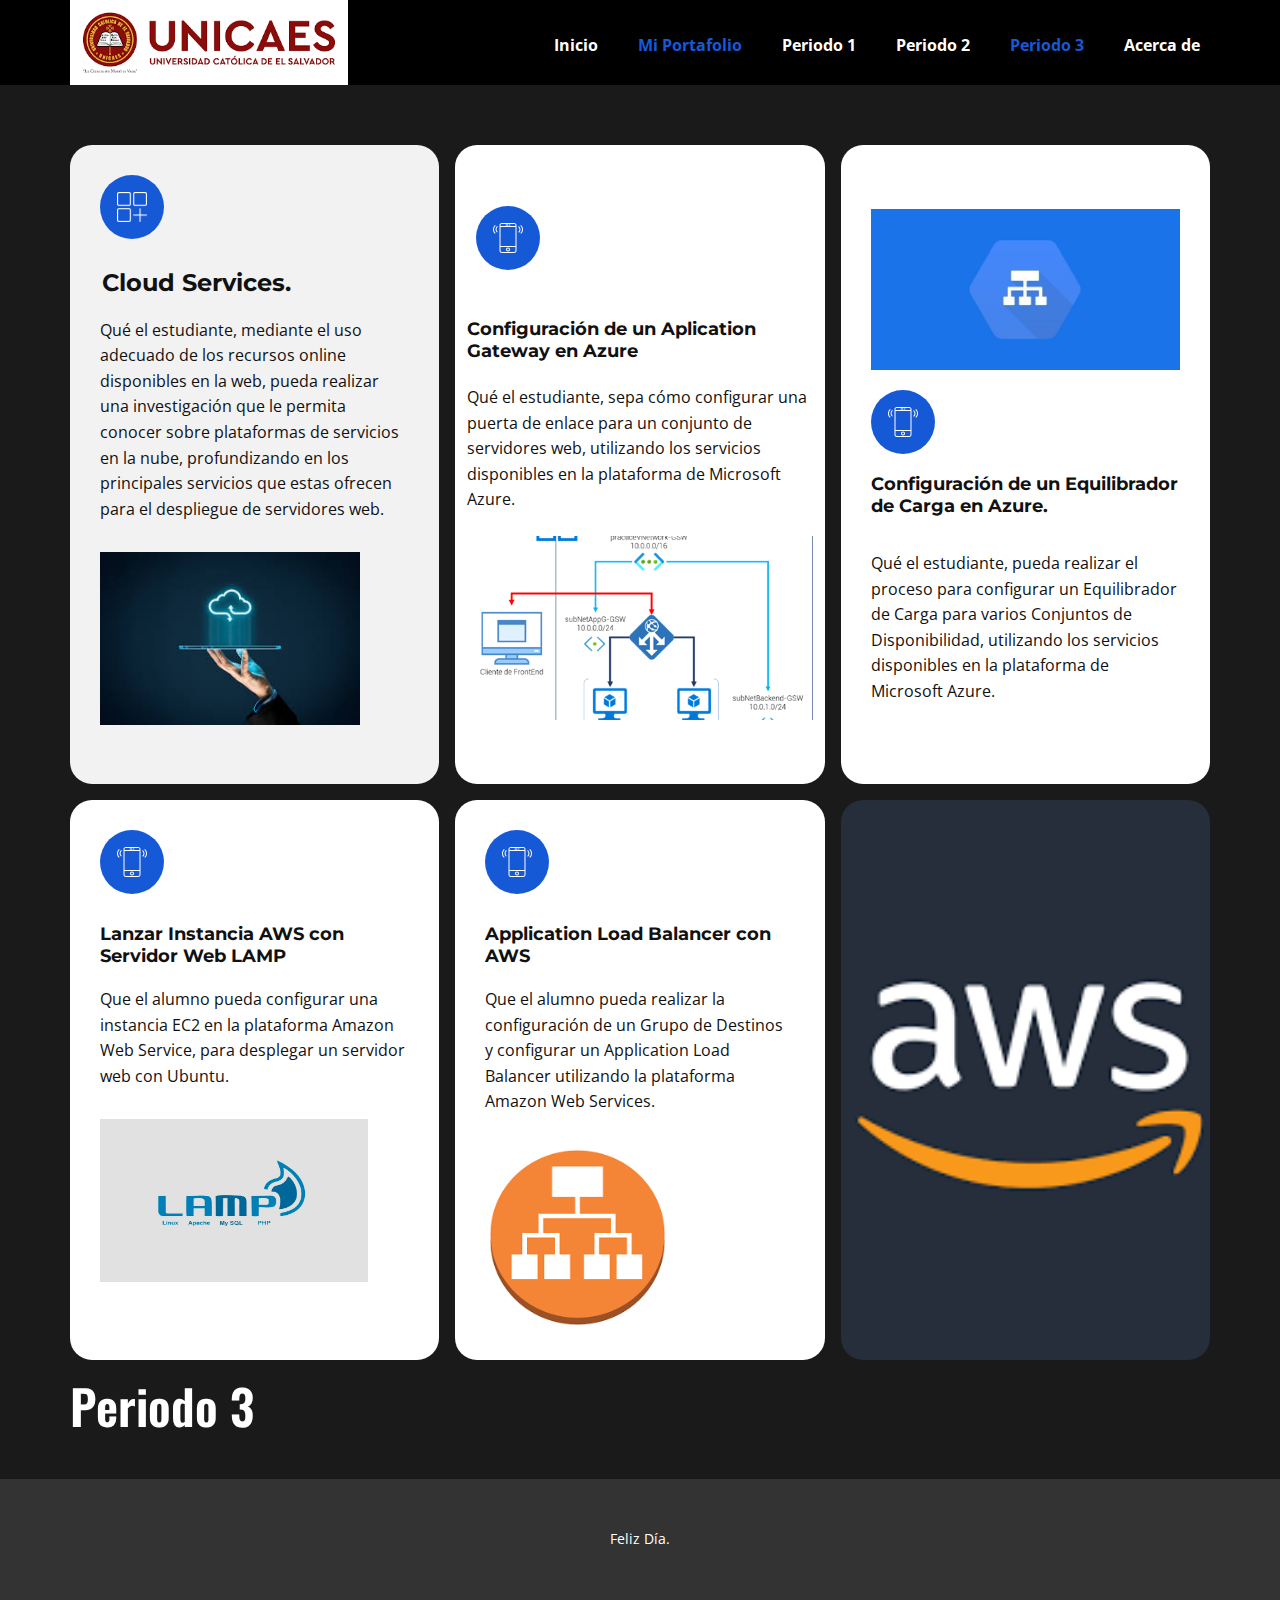
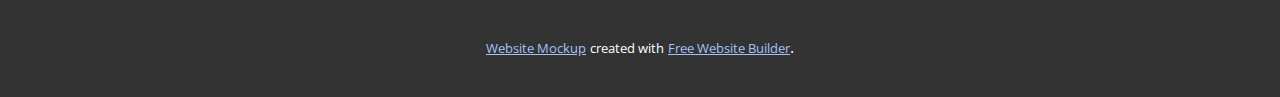
<file: Periodo-3.html>
<!DOCTYPE html>
<html style="font-size: 16px;" lang="es"><head>
    <meta name="viewport" content="width=device-width, initial-scale=1.0">
    <meta charset="utf-8">
    <meta name="keywords" content="Periodo 2">
    <meta name="description" content="">
    <title>Periodo 3</title>
    <link rel="stylesheet" href="nicepage.css" media="screen">
<link rel="stylesheet" href="Periodo-3.css" media="screen">
    <script class="u-script" type="text/javascript" src="jquery.js" defer=""></script>
    <script class="u-script" type="text/javascript" src="nicepage.js" defer=""></script>
    <meta name="generator" content="Nicepage 5.0.7, nicepage.com">
    <link id="u-theme-google-font" rel="stylesheet" href="https://fonts.googleapis.com/css?family=Oswald:200,300,400,500,600,700|Open+Sans:300,300i,400,400i,500,500i,600,600i,700,700i,800,800i">
    <link id="u-page-google-font" rel="stylesheet" href="https://fonts.googleapis.com/css?family=Montserrat:100,100i,200,200i,300,300i,400,400i,500,500i,600,600i,700,700i,800,800i,900,900i">
    
    
    <script type="application/ld+json">{
		"@context": "http://schema.org",
		"@type": "Organization",
		"name": "Site1",
		"logo": "images/descarga.png"
}</script>
    <meta name="theme-color" content="#1659d7">
    <meta property="og:title" content="Periodo 3">
    <meta property="og:type" content="website">
  </head>
  <body class="u-body u-xl-mode" data-lang="es"><header class="u-black u-clearfix u-header u-header" id="sec-805b"><div class="u-clearfix u-sheet u-sheet-1">
        <a href="https://nicepage.com" class="u-image u-logo u-image-1" data-image-width="406" data-image-height="124">
          <img src="images/descarga.png" class="u-logo-image u-logo-image-1">
        </a>
        <nav class="u-menu u-menu-dropdown u-offcanvas u-menu-1" data-responsive-from="MD">
          <div class="menu-collapse" style="font-size: 1rem; letter-spacing: 0px; font-weight: 700;">
            <a class="u-button-style u-custom-active-border-color u-custom-active-color u-custom-border u-custom-border-color u-custom-borders u-custom-hover-border-color u-custom-hover-color u-custom-left-right-menu-spacing u-custom-padding-bottom u-custom-text-active-color u-custom-text-color u-custom-text-hover-color u-custom-top-bottom-menu-spacing u-nav-link u-text-active-palette-1-base u-text-hover-palette-2-base" href="#">
              <svg class="u-svg-link" viewBox="0 0 24 24"><use xmlns:xlink="http://www.w3.org/1999/xlink" xlink:href="#menu-hamburger"></use></svg>
              <svg class="u-svg-content" version="1.1" id="menu-hamburger" viewBox="0 0 16 16" x="0px" y="0px" xmlns:xlink="http://www.w3.org/1999/xlink" xmlns="http://www.w3.org/2000/svg"><g><rect y="1" width="16" height="2"></rect><rect y="7" width="16" height="2"></rect><rect y="13" width="16" height="2"></rect>
</g></svg>
            </a>
          </div>
          <div class="u-custom-menu u-nav-container">
            <ul class="u-nav u-spacing-20 u-unstyled u-nav-1"><li class="u-nav-item"><a class="u-border-active-palette-1-base u-border-hover-palette-1-base u-button-style u-nav-link u-text-active-palette-1-base u-text-hover-palette-2-base u-text-white" href="Gestion_de_Servidores_WEB.html" style="padding: 10px;">Inicio</a>
</li><li class="u-nav-item"><a class="u-border-active-palette-1-base u-border-hover-palette-1-base u-button-style u-nav-link u-text-active-palette-1-base u-text-hover-palette-2-base u-text-white" href="Gestion_de_Servidores_WEB.html" rel="nofollow" style="padding: 10px;">Mi Portafolio</a><div class="u-nav-popup"><ul class="u-h-spacing-20 u-nav u-unstyled u-v-spacing-10 u-nav-2"><li class="u-nav-item"><a class="u-button-style u-nav-link u-white" href="Periodo1.html" target="_blank">Periodo 1</a>
</li><li class="u-nav-item"><a class="u-button-style u-nav-link u-white" href="Periodo-2.html" target="_blank">Periodo 2</a>
</li><li class="u-nav-item"><a class="u-button-style u-nav-link u-white" href="Periodo-3.html" target="_blank">Periodo 3</a>
</li></ul>
</div>
</li><li class="u-nav-item"><a class="u-border-active-palette-1-base u-border-hover-palette-1-base u-button-style u-nav-link u-text-active-palette-1-base u-text-hover-palette-2-base u-text-white" href="Periodo1.html" target="_blank" style="padding: 10px;">Periodo 1</a>
</li><li class="u-nav-item"><a class="u-border-active-palette-1-base u-border-hover-palette-1-base u-button-style u-nav-link u-text-active-palette-1-base u-text-hover-palette-2-base u-text-white" href="Periodo-2.html" target="_blank" style="padding: 10px;">Periodo 2</a>
</li><li class="u-nav-item"><a class="u-border-active-palette-1-base u-border-hover-palette-1-base u-button-style u-nav-link u-text-active-palette-1-base u-text-hover-palette-2-base u-text-white" href="Periodo-3.html" target="_blank" style="padding: 10px;">Periodo 3</a>
</li><li class="u-nav-item"><a class="u-border-active-palette-1-base u-border-hover-palette-1-base u-button-style u-nav-link u-text-active-palette-1-base u-text-hover-palette-2-base u-text-white" href="Acerca-de.html" style="padding: 10px;">Acerca de</a>
</li></ul>
          </div>
          <div class="u-custom-menu u-nav-container-collapse">
            <div class="u-black u-container-style u-inner-container-layout u-opacity u-opacity-95 u-sidenav">
              <div class="u-inner-container-layout u-sidenav-overflow">
                <div class="u-menu-close"></div>
                <ul class="u-align-center u-nav u-popupmenu-items u-unstyled u-nav-3"><li class="u-nav-item"><a class="u-button-style u-nav-link" href="Gestion_de_Servidores_WEB.html">Inicio</a>
</li><li class="u-nav-item"><a class="u-button-style u-nav-link" href="Gestion_de_Servidores_WEB.html" rel="nofollow">Mi Portafolio</a><div class="u-nav-popup"><ul class="u-h-spacing-20 u-nav u-unstyled u-v-spacing-10 u-nav-4"><li class="u-nav-item"><a class="u-button-style u-nav-link" href="Periodo1.html" target="_blank">Periodo 1</a>
</li><li class="u-nav-item"><a class="u-button-style u-nav-link" href="Periodo-2.html" target="_blank">Periodo 2</a>
</li><li class="u-nav-item"><a class="u-button-style u-nav-link" href="Periodo-3.html" target="_blank">Periodo 3</a>
</li></ul>
</div>
</li><li class="u-nav-item"><a class="u-button-style u-nav-link" href="Periodo1.html" target="_blank">Periodo 1</a>
</li><li class="u-nav-item"><a class="u-button-style u-nav-link" href="Periodo-2.html" target="_blank">Periodo 2</a>
</li><li class="u-nav-item"><a class="u-button-style u-nav-link" href="Periodo-3.html" target="_blank">Periodo 3</a>
</li><li class="u-nav-item"><a class="u-button-style u-nav-link" href="Acerca-de.html">Acerca de</a>
</li></ul>
              </div>
            </div>
            <div class="u-black u-menu-overlay u-opacity u-opacity-70"></div>
          </div>
        </nav>
      </div></header>
    <section class="u-clearfix u-grey-90 u-section-1" id="sec-cecd">
      <div class="u-clearfix u-sheet u-sheet-1">
        <div class="u-clearfix u-expanded-width u-gutter-16 u-layout-wrap u-layout-wrap-1">
          <div class="u-layout" style="">
            <div class="u-layout-col" style="">
              <div class="u-size-30" style="">
                <div class="u-layout-row" style="">
                  <div class="u-align-left u-container-style u-grey-5 u-layout-cell u-radius-30 u-size-20 u-layout-cell-1">
                    <div class="u-container-layout u-container-layout-1"><span class="infinite u-file-icon u-icon u-icon-circle u-palette-1-base u-text-white u-icon-1" data-animation-name="bounceIn" data-animation-duration="1000" data-animation-direction="" data-href="https://unicaeselsalvador0-my.sharepoint.com/:b:/g/personal/2021mr602_unicaeselsalvador0_onmicrosoft_com/EWf2cH_LDQBLiCis4j2fIrkBHwl-Jk-hwBs_tJW-Au5SdQ?e=zOqYLc" data-target="_blank"><img src="images/13.png" alt=""></span>
                      <h4 class="u-custom-font u-font-montserrat u-text u-text-default u-text-1" data-lang-en="​Website Design"> Cloud Services.</h4>
                      <p class="u-text u-text-default u-text-2" data-lang-en="Sample text. Click to select the Text Element."> Qué el estudiante, mediante el uso adecuado de los recursos online disponibles en la web, pueda realizar una investigación que le permita conocer sobre plataformas de servicios en la nube, profundizando en los principales servicios que estas ofrecen para el despliegue de servidores web.</p>
                      <img class="u-image u-image-default u-image-1" src="images/image14.png" alt="" data-image-width="275" data-image-height="183">
                    </div>
                  </div>
                  <div class="u-align-left u-container-style u-layout-cell u-radius-30 u-shape-round u-size-20 u-white u-layout-cell-2">
                    <div class="u-container-layout u-container-layout-2"><span class="infinite u-icon u-icon-circle u-palette-1-base u-text-white u-icon-2" data-animation-name="bounceIn" data-animation-duration="2000" data-animation-direction="" data-href="https://unicaeselsalvador0-my.sharepoint.com/:f:/g/personal/2021mr602_unicaeselsalvador0_onmicrosoft_com/ErDiVspSMSdIqgWNeNQQ8PcBqdOzzg2tlQmtfgCVh0UZ2g?e=Gsifab" data-target="_blank"><svg class="u-svg-link" preserveAspectRatio="xMidYMin slice" viewBox="0 0 60 60" style=""><use xmlns:xlink="http://www.w3.org/1999/xlink" xlink:href="#svg-c5cd"></use></svg><svg class="u-svg-content" viewBox="0 0 60 60" x="0px" y="0px" id="svg-c5cd" style="enable-background:new 0 0 60 60;"><g><path d="M42.595,0H17.405C14.977,0,13,1.977,13,4.405v51.189C13,58.023,14.977,60,17.405,60h25.189C45.023,60,47,58.023,47,55.595
		V4.405C47,1.977,45.023,0,42.595,0z M15,8h30v38H15V8z M17.405,2h25.189C43.921,2,45,3.079,45,4.405V6H15V4.405
		C15,3.079,16.079,2,17.405,2z M42.595,58H17.405C16.079,58,15,56.921,15,55.595V48h30v7.595C45,56.921,43.921,58,42.595,58z"></path><path d="M30,49c-2.206,0-4,1.794-4,4s1.794,4,4,4s4-1.794,4-4S32.206,49,30,49z M30,55c-1.103,0-2-0.897-2-2s0.897-2,2-2
		s2,0.897,2,2S31.103,55,30,55z"></path><path d="M26,5h4c0.553,0,1-0.447,1-1s-0.447-1-1-1h-4c-0.553,0-1,0.447-1,1S25.447,5,26,5z"></path><path d="M33,5h1c0.553,0,1-0.447,1-1s-0.447-1-1-1h-1c-0.553,0-1,0.447-1,1S32.447,5,33,5z"></path><path d="M56.612,4.569c-0.391-0.391-1.023-0.391-1.414,0s-0.391,1.023,0,1.414c3.736,3.736,3.736,9.815,0,13.552
		c-0.391,0.391-0.391,1.023,0,1.414c0.195,0.195,0.451,0.293,0.707,0.293s0.512-0.098,0.707-0.293
		C61.128,16.434,61.128,9.085,56.612,4.569z"></path><path d="M52.401,6.845c-0.391-0.391-1.023-0.391-1.414,0s-0.391,1.023,0,1.414c1.237,1.237,1.918,2.885,1.918,4.639
		s-0.681,3.401-1.918,4.638c-0.391,0.391-0.391,1.023,0,1.414c0.195,0.195,0.451,0.293,0.707,0.293s0.512-0.098,0.707-0.293
		c1.615-1.614,2.504-3.764,2.504-6.052S54.017,8.459,52.401,6.845z"></path><path d="M4.802,5.983c0.391-0.391,0.391-1.023,0-1.414s-1.023-0.391-1.414,0c-4.516,4.516-4.516,11.864,0,16.38
		c0.195,0.195,0.451,0.293,0.707,0.293s0.512-0.098,0.707-0.293c0.391-0.391,0.391-1.023,0-1.414
		C1.065,15.799,1.065,9.72,4.802,5.983z"></path><path d="M9.013,6.569c-0.391-0.391-1.023-0.391-1.414,0c-1.615,1.614-2.504,3.764-2.504,6.052s0.889,4.438,2.504,6.053
		c0.195,0.195,0.451,0.293,0.707,0.293s0.512-0.098,0.707-0.293c0.391-0.391,0.391-1.023,0-1.414
		c-1.237-1.237-1.918-2.885-1.918-4.639S7.775,9.22,9.013,7.983C9.403,7.593,9.403,6.96,9.013,6.569z"></path>
</g></svg></span>
                      <h4 class="u-custom-font u-font-montserrat u-text u-text-default u-text-3" data-lang-en="​Online Research"><b>Configuración de un Aplication Gateway en Azure</b>
                        <br>
                      </h4>
                      <p class="u-text u-text-default u-text-4" data-lang-en="Sample text. Click to select the Text Element."> Qué el estudiante, sepa cómo configurar una puerta de enlace para un conjunto de servidores web, utilizando los servicios disponibles en la plataforma de Microsoft Azure.</p>
                      <img class="u-expanded-width u-image u-image-default u-image-2" src="images/image15.png" alt="" data-image-width="516" data-image-height="382">
                    </div>
                  </div>
                  <div class="u-align-left u-container-style u-layout-cell u-radius-30 u-shape-round u-size-20 u-white u-layout-cell-3">
                    <div class="u-container-layout u-container-layout-3">
                      <img class="u-expanded-width u-image u-image-default u-image-3" src="images/image16.png" alt="" data-image-width="1200" data-image-height="385"><span class="infinite u-icon u-icon-circle u-palette-1-base u-text-white u-icon-3" data-animation-name="bounceIn" data-animation-duration="2000" data-animation-direction="" data-href="https://unicaeselsalvador0-my.sharepoint.com/:f:/g/personal/2021mr602_unicaeselsalvador0_onmicrosoft_com/EphTLLRuvGBFj9_kL3kCl1kB0QYwlLQl1dz9n9uxXSI4bg?e=bqqEPr" data-target="_blank"><svg class="u-svg-link" preserveAspectRatio="xMidYMin slice" viewBox="0 0 60 60" style=""><use xmlns:xlink="http://www.w3.org/1999/xlink" xlink:href="#svg-78ad"></use></svg><svg class="u-svg-content" viewBox="0 0 60 60" x="0px" y="0px" id="svg-78ad" style="enable-background:new 0 0 60 60;"><g><path d="M42.595,0H17.405C14.977,0,13,1.977,13,4.405v51.189C13,58.023,14.977,60,17.405,60h25.189C45.023,60,47,58.023,47,55.595
		V4.405C47,1.977,45.023,0,42.595,0z M15,8h30v38H15V8z M17.405,2h25.189C43.921,2,45,3.079,45,4.405V6H15V4.405
		C15,3.079,16.079,2,17.405,2z M42.595,58H17.405C16.079,58,15,56.921,15,55.595V48h30v7.595C45,56.921,43.921,58,42.595,58z"></path><path d="M30,49c-2.206,0-4,1.794-4,4s1.794,4,4,4s4-1.794,4-4S32.206,49,30,49z M30,55c-1.103,0-2-0.897-2-2s0.897-2,2-2
		s2,0.897,2,2S31.103,55,30,55z"></path><path d="M26,5h4c0.553,0,1-0.447,1-1s-0.447-1-1-1h-4c-0.553,0-1,0.447-1,1S25.447,5,26,5z"></path><path d="M33,5h1c0.553,0,1-0.447,1-1s-0.447-1-1-1h-1c-0.553,0-1,0.447-1,1S32.447,5,33,5z"></path><path d="M56.612,4.569c-0.391-0.391-1.023-0.391-1.414,0s-0.391,1.023,0,1.414c3.736,3.736,3.736,9.815,0,13.552
		c-0.391,0.391-0.391,1.023,0,1.414c0.195,0.195,0.451,0.293,0.707,0.293s0.512-0.098,0.707-0.293
		C61.128,16.434,61.128,9.085,56.612,4.569z"></path><path d="M52.401,6.845c-0.391-0.391-1.023-0.391-1.414,0s-0.391,1.023,0,1.414c1.237,1.237,1.918,2.885,1.918,4.639
		s-0.681,3.401-1.918,4.638c-0.391,0.391-0.391,1.023,0,1.414c0.195,0.195,0.451,0.293,0.707,0.293s0.512-0.098,0.707-0.293
		c1.615-1.614,2.504-3.764,2.504-6.052S54.017,8.459,52.401,6.845z"></path><path d="M4.802,5.983c0.391-0.391,0.391-1.023,0-1.414s-1.023-0.391-1.414,0c-4.516,4.516-4.516,11.864,0,16.38
		c0.195,0.195,0.451,0.293,0.707,0.293s0.512-0.098,0.707-0.293c0.391-0.391,0.391-1.023,0-1.414
		C1.065,15.799,1.065,9.72,4.802,5.983z"></path><path d="M9.013,6.569c-0.391-0.391-1.023-0.391-1.414,0c-1.615,1.614-2.504,3.764-2.504,6.052s0.889,4.438,2.504,6.053
		c0.195,0.195,0.451,0.293,0.707,0.293s0.512-0.098,0.707-0.293c0.391-0.391,0.391-1.023,0-1.414
		c-1.237-1.237-1.918-2.885-1.918-4.639S7.775,9.22,9.013,7.983C9.403,7.593,9.403,6.96,9.013,6.569z"></path>
</g></svg></span>
                      <h4 class="u-custom-font u-font-montserrat u-text u-text-default u-text-5" data-lang-en="​Online Research"><b>Configuración de un Equilibrador de Carga en Azure.</b>
                        <br>
                      </h4>
                      <p class="u-text u-text-default u-text-6" data-lang-en="Sample text. Click to select the Text Element."> Qué el estudiante, pueda realizar el proceso para configurar un Equilibrador de Carga para varios Conjuntos de Disponibilidad, utilizando los servicios disponibles en la plataforma de Microsoft Azure.</p>
                    </div>
                  </div>
                </div>
              </div>
              <div class="u-size-30">
                <div class="u-layout-row">
                  <div class="u-align-left u-container-style u-layout-cell u-radius-30 u-size-20 u-white u-layout-cell-4">
                    <div class="u-container-layout u-container-layout-4"><span class="infinite u-icon u-icon-circle u-palette-1-base u-text-white u-icon-4" data-animation-name="bounceIn" data-animation-duration="2000" data-animation-direction="" data-href="https://unicaeselsalvador0-my.sharepoint.com/:f:/g/personal/2021mr602_unicaeselsalvador0_onmicrosoft_com/ErDgaoKOWElEv_0osGguH_MBssHETq8NlHAKpePAg5_Gng?e=b3ihsf" data-target="_blank"><svg class="u-svg-link" preserveAspectRatio="xMidYMin slice" viewBox="0 0 60 60" style=""><use xmlns:xlink="http://www.w3.org/1999/xlink" xlink:href="#svg-ad6e"></use></svg><svg class="u-svg-content" viewBox="0 0 60 60" x="0px" y="0px" id="svg-ad6e" style="enable-background:new 0 0 60 60;"><g><path d="M42.595,0H17.405C14.977,0,13,1.977,13,4.405v51.189C13,58.023,14.977,60,17.405,60h25.189C45.023,60,47,58.023,47,55.595
		V4.405C47,1.977,45.023,0,42.595,0z M15,8h30v38H15V8z M17.405,2h25.189C43.921,2,45,3.079,45,4.405V6H15V4.405
		C15,3.079,16.079,2,17.405,2z M42.595,58H17.405C16.079,58,15,56.921,15,55.595V48h30v7.595C45,56.921,43.921,58,42.595,58z"></path><path d="M30,49c-2.206,0-4,1.794-4,4s1.794,4,4,4s4-1.794,4-4S32.206,49,30,49z M30,55c-1.103,0-2-0.897-2-2s0.897-2,2-2
		s2,0.897,2,2S31.103,55,30,55z"></path><path d="M26,5h4c0.553,0,1-0.447,1-1s-0.447-1-1-1h-4c-0.553,0-1,0.447-1,1S25.447,5,26,5z"></path><path d="M33,5h1c0.553,0,1-0.447,1-1s-0.447-1-1-1h-1c-0.553,0-1,0.447-1,1S32.447,5,33,5z"></path><path d="M56.612,4.569c-0.391-0.391-1.023-0.391-1.414,0s-0.391,1.023,0,1.414c3.736,3.736,3.736,9.815,0,13.552
		c-0.391,0.391-0.391,1.023,0,1.414c0.195,0.195,0.451,0.293,0.707,0.293s0.512-0.098,0.707-0.293
		C61.128,16.434,61.128,9.085,56.612,4.569z"></path><path d="M52.401,6.845c-0.391-0.391-1.023-0.391-1.414,0s-0.391,1.023,0,1.414c1.237,1.237,1.918,2.885,1.918,4.639
		s-0.681,3.401-1.918,4.638c-0.391,0.391-0.391,1.023,0,1.414c0.195,0.195,0.451,0.293,0.707,0.293s0.512-0.098,0.707-0.293
		c1.615-1.614,2.504-3.764,2.504-6.052S54.017,8.459,52.401,6.845z"></path><path d="M4.802,5.983c0.391-0.391,0.391-1.023,0-1.414s-1.023-0.391-1.414,0c-4.516,4.516-4.516,11.864,0,16.38
		c0.195,0.195,0.451,0.293,0.707,0.293s0.512-0.098,0.707-0.293c0.391-0.391,0.391-1.023,0-1.414
		C1.065,15.799,1.065,9.72,4.802,5.983z"></path><path d="M9.013,6.569c-0.391-0.391-1.023-0.391-1.414,0c-1.615,1.614-2.504,3.764-2.504,6.052s0.889,4.438,2.504,6.053
		c0.195,0.195,0.451,0.293,0.707,0.293s0.512-0.098,0.707-0.293c0.391-0.391,0.391-1.023,0-1.414
		c-1.237-1.237-1.918-2.885-1.918-4.639S7.775,9.22,9.013,7.983C9.403,7.593,9.403,6.96,9.013,6.569z"></path>
</g></svg></span>
                      <h4 class="u-custom-font u-font-montserrat u-text u-text-default u-text-7" data-lang-en="​Online Research"> Lanzar Instancia AWS con Servidor Web LAMP<br>
                      </h4>
                      <p class="u-text u-text-default u-text-8" data-lang-en="Sample text. Click to select the Text Element."> Que el alumno pueda configurar una instancia EC2 en la plataforma Amazon Web Service, para desplegar un servidor web con Ubuntu.</p>
                      <img class="u-image u-image-default u-image-4" src="images/image17.png" alt="" data-image-width="900" data-image-height="550">
                    </div>
                  </div>
                  <div class="u-align-left u-container-style u-layout-cell u-radius-30 u-shape-round u-size-20 u-white u-layout-cell-5">
                    <div class="u-container-layout u-container-layout-5"><span class="infinite u-icon u-icon-circle u-palette-1-base u-text-white u-icon-5" data-animation-name="bounceIn" data-animation-duration="2000" data-animation-direction="" data-href="https://unicaeselsalvador0-my.sharepoint.com/:f:/g/personal/2021mr602_unicaeselsalvador0_onmicrosoft_com/Ek8hVB918gZGjP7P6ogDaEgBw4Swn__SFcVRqH4Vm80r5Q?e=jgGj2b" data-target="_blank"><svg class="u-svg-link" preserveAspectRatio="xMidYMin slice" viewBox="0 0 60 60" style=""><use xmlns:xlink="http://www.w3.org/1999/xlink" xlink:href="#svg-1ec3"></use></svg><svg class="u-svg-content" viewBox="0 0 60 60" x="0px" y="0px" id="svg-1ec3" style="enable-background:new 0 0 60 60;"><g><path d="M42.595,0H17.405C14.977,0,13,1.977,13,4.405v51.189C13,58.023,14.977,60,17.405,60h25.189C45.023,60,47,58.023,47,55.595
		V4.405C47,1.977,45.023,0,42.595,0z M15,8h30v38H15V8z M17.405,2h25.189C43.921,2,45,3.079,45,4.405V6H15V4.405
		C15,3.079,16.079,2,17.405,2z M42.595,58H17.405C16.079,58,15,56.921,15,55.595V48h30v7.595C45,56.921,43.921,58,42.595,58z"></path><path d="M30,49c-2.206,0-4,1.794-4,4s1.794,4,4,4s4-1.794,4-4S32.206,49,30,49z M30,55c-1.103,0-2-0.897-2-2s0.897-2,2-2
		s2,0.897,2,2S31.103,55,30,55z"></path><path d="M26,5h4c0.553,0,1-0.447,1-1s-0.447-1-1-1h-4c-0.553,0-1,0.447-1,1S25.447,5,26,5z"></path><path d="M33,5h1c0.553,0,1-0.447,1-1s-0.447-1-1-1h-1c-0.553,0-1,0.447-1,1S32.447,5,33,5z"></path><path d="M56.612,4.569c-0.391-0.391-1.023-0.391-1.414,0s-0.391,1.023,0,1.414c3.736,3.736,3.736,9.815,0,13.552
		c-0.391,0.391-0.391,1.023,0,1.414c0.195,0.195,0.451,0.293,0.707,0.293s0.512-0.098,0.707-0.293
		C61.128,16.434,61.128,9.085,56.612,4.569z"></path><path d="M52.401,6.845c-0.391-0.391-1.023-0.391-1.414,0s-0.391,1.023,0,1.414c1.237,1.237,1.918,2.885,1.918,4.639
		s-0.681,3.401-1.918,4.638c-0.391,0.391-0.391,1.023,0,1.414c0.195,0.195,0.451,0.293,0.707,0.293s0.512-0.098,0.707-0.293
		c1.615-1.614,2.504-3.764,2.504-6.052S54.017,8.459,52.401,6.845z"></path><path d="M4.802,5.983c0.391-0.391,0.391-1.023,0-1.414s-1.023-0.391-1.414,0c-4.516,4.516-4.516,11.864,0,16.38
		c0.195,0.195,0.451,0.293,0.707,0.293s0.512-0.098,0.707-0.293c0.391-0.391,0.391-1.023,0-1.414
		C1.065,15.799,1.065,9.72,4.802,5.983z"></path><path d="M9.013,6.569c-0.391-0.391-1.023-0.391-1.414,0c-1.615,1.614-2.504,3.764-2.504,6.052s0.889,4.438,2.504,6.053
		c0.195,0.195,0.451,0.293,0.707,0.293s0.512-0.098,0.707-0.293c0.391-0.391,0.391-1.023,0-1.414
		c-1.237-1.237-1.918-2.885-1.918-4.639S7.775,9.22,9.013,7.983C9.403,7.593,9.403,6.96,9.013,6.569z"></path>
</g></svg></span>
                      <h4 class="u-custom-font u-font-montserrat u-text u-text-default u-text-9" data-lang-en="​Online Research"><b>Application Load Balancer con AWS</b>
                        <br>
                      </h4>
                      <p class="u-text u-text-default u-text-10" data-lang-en="Sample text. Click to select the Text Element."> Que el alumno pueda realizar la configuración de un Grupo de Destinos y configurar un Application Load Balancer utilizando la plataforma Amazon Web Services.</p>
                      <img class="u-image u-image-contain u-image-default u-preserve-proportions u-image-5" src="images/image18.png" alt="" data-image-width="225" data-image-height="225">
                    </div>
                  </div>
                  <div class="u-align-left u-container-style u-image u-layout-cell u-radius-30 u-shape-round u-size-20 u-image-6" data-image-width="225" data-image-height="225">
                    <div class="u-container-layout u-container-layout-6"></div>
                  </div>
                </div>
              </div>
            </div>
          </div>
        </div>
        <h1 class="u-hover-feature u-text u-text-default u-text-11" data-animation-name="bounceIn" data-animation-duration="1500" data-animation-direction="Left" data-animation-delay="0">Periodo 3</h1>
      </div>
      
    </section>
    
    
    <footer class="u-align-center u-clearfix u-footer u-grey-80 u-footer" id="sec-5aa7"><div class="u-clearfix u-sheet u-sheet-1">
        <p class="u-small-text u-text u-text-variant u-text-1" data-lang-en="Sample text. Click to select the Text Element.">Feliz Día.</p>
      </div></footer>
    <section class="u-backlink u-clearfix u-grey-80">
      <a class="u-link" href="https://nicepage.com/website-mockup" target="_blank">
        <span>Website Mockup</span>
      </a>
      <p class="u-text">
        <span>created with</span>
      </p>
      <a class="u-link" href="https://nicepage.one" target="_blank">
        <span>Free Website Builder</span>
      </a>. 
    </section>
  
</body></html>
</file>
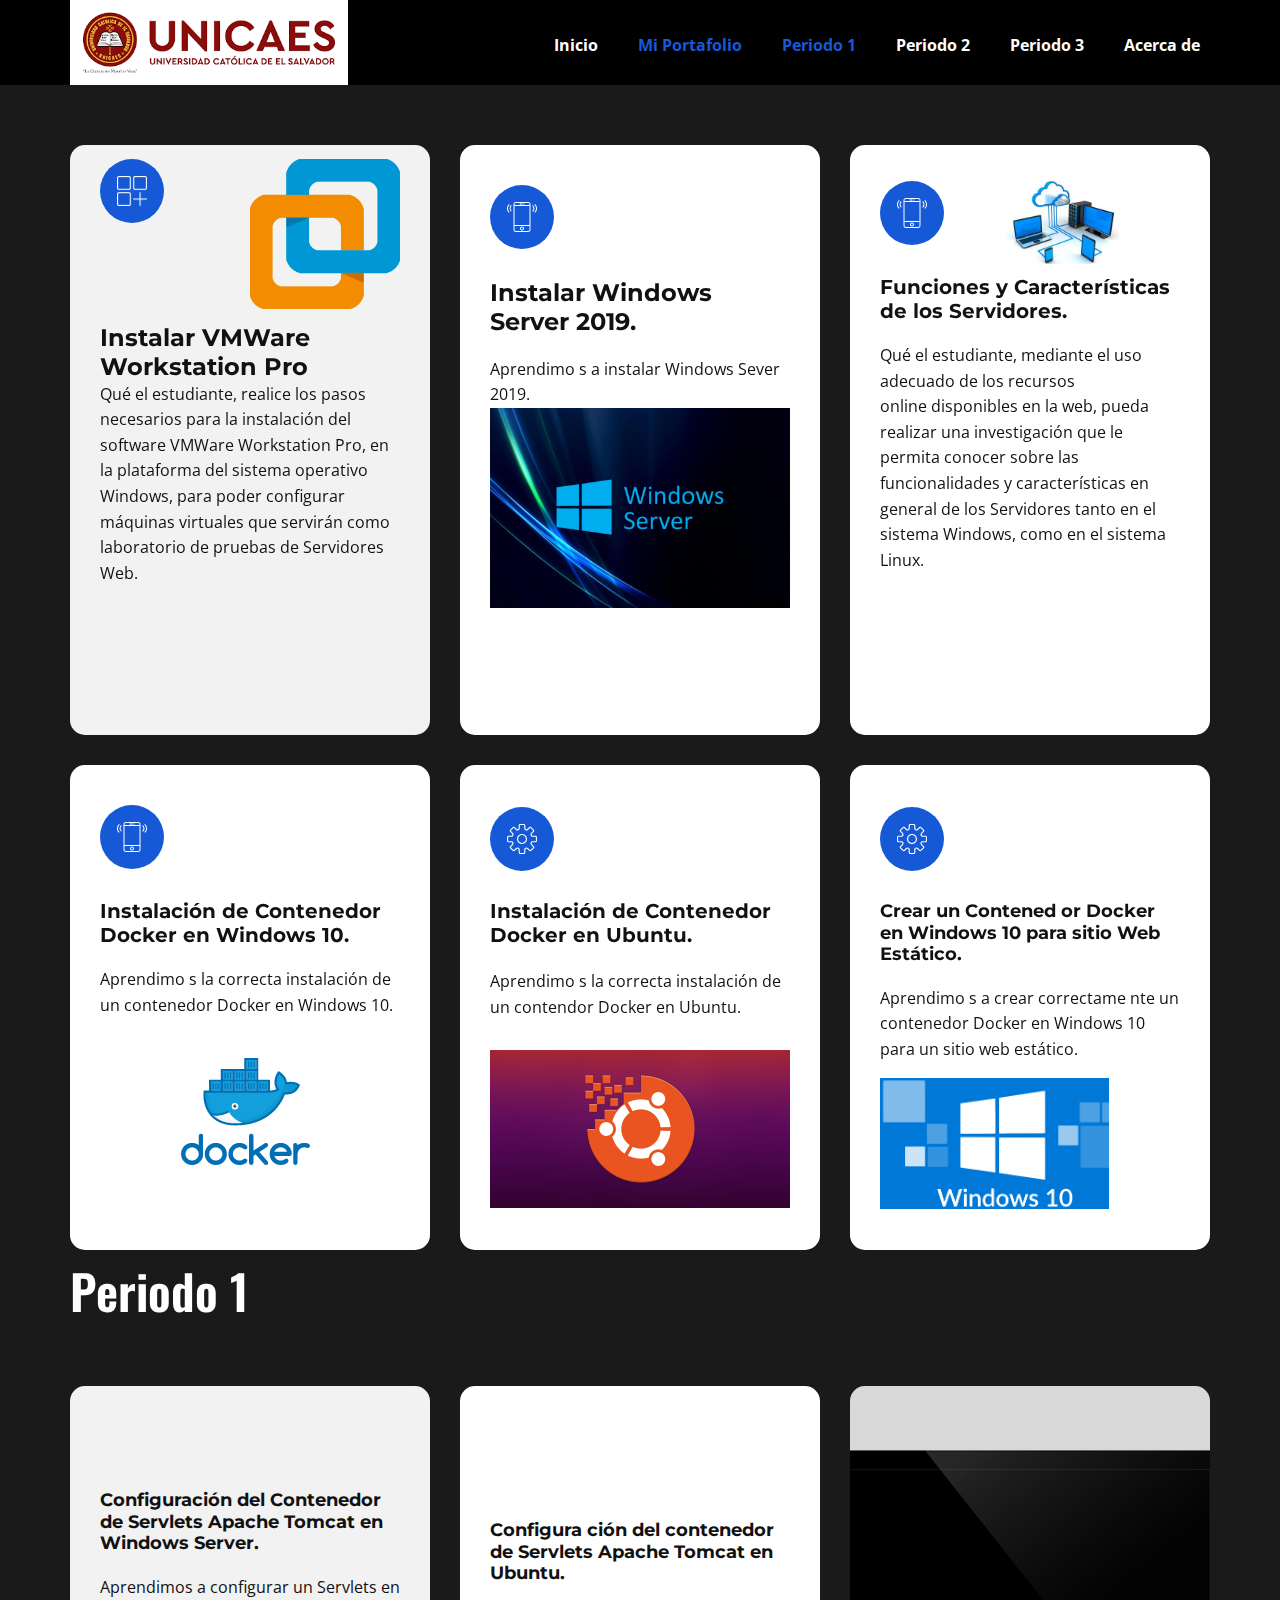
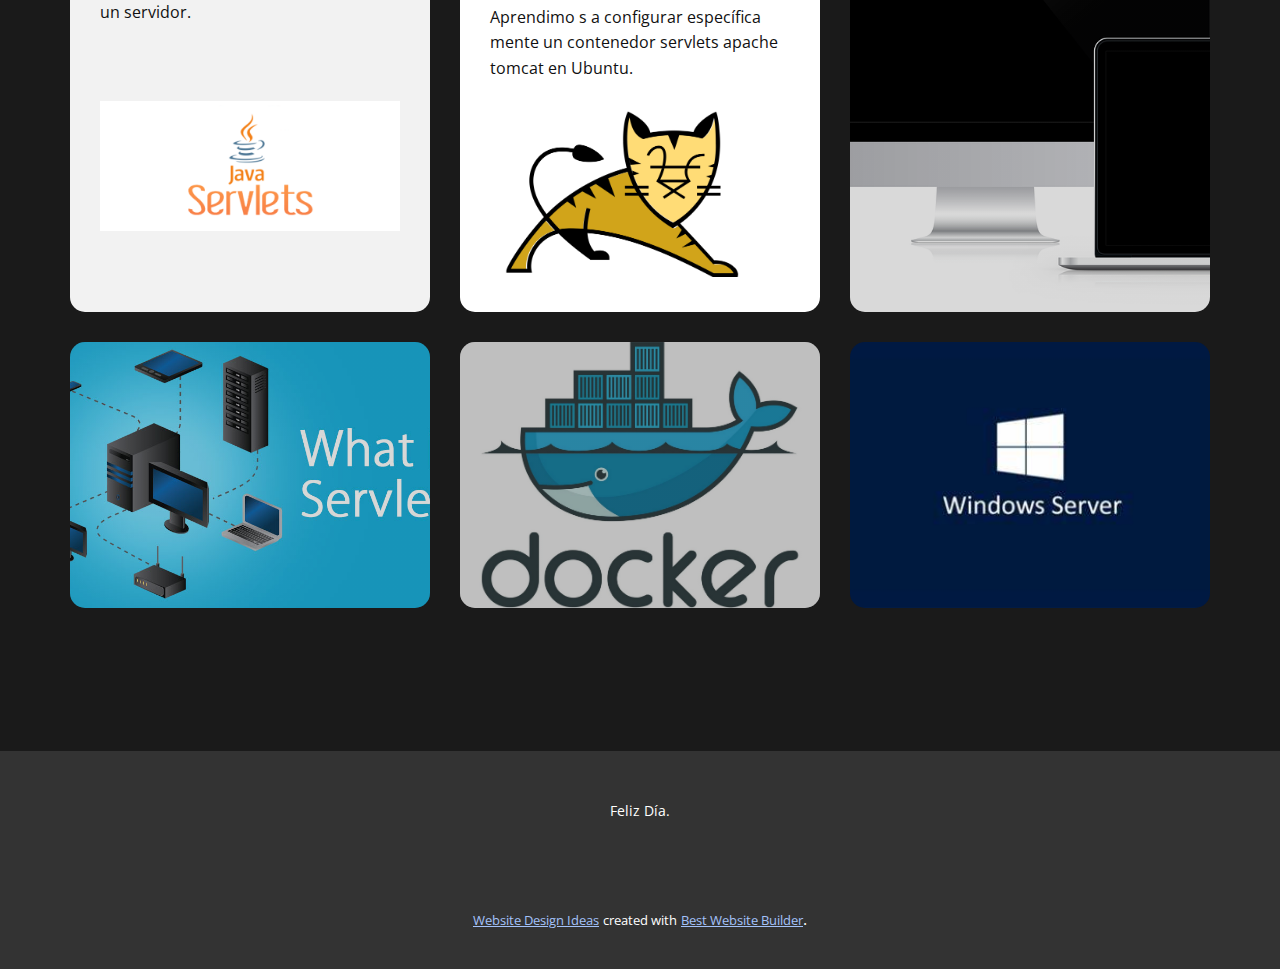
<file: Periodo1.html>
<!DOCTYPE html>
<html style="font-size: 16px;" lang="es"><head>
    <meta name="viewport" content="width=device-width, initial-scale=1.0">
    <meta charset="utf-8">
    <meta name="keywords" content="Periodo 1">
    <meta name="description" content="">
    <title>Periodo1</title>
    <link rel="stylesheet" href="nicepage.css" media="screen">
<link rel="stylesheet" href="Periodo1.css" media="screen">
    <script class="u-script" type="text/javascript" src="jquery.js" defer=""></script>
    <script class="u-script" type="text/javascript" src="nicepage.js" defer=""></script>
    <meta name="generator" content="Nicepage 5.0.7, nicepage.com">
    <link id="u-theme-google-font" rel="stylesheet" href="https://fonts.googleapis.com/css?family=Oswald:200,300,400,500,600,700|Open+Sans:300,300i,400,400i,500,500i,600,600i,700,700i,800,800i">
    <link id="u-page-google-font" rel="stylesheet" href="https://fonts.googleapis.com/css?family=Montserrat:100,100i,200,200i,300,300i,400,400i,500,500i,600,600i,700,700i,800,800i,900,900i">
    
    
    
    <script type="application/ld+json">{
		"@context": "http://schema.org",
		"@type": "Organization",
		"name": "Site1",
		"logo": "images/descarga.png"
}</script>
    <meta name="theme-color" content="#1659d7">
    <meta property="og:title" content="Periodo1">
    <meta property="og:type" content="website">
  </head>
  <body class="u-body u-xl-mode" data-lang="es"><header class="u-black u-clearfix u-header u-header" id="sec-805b"><div class="u-clearfix u-sheet u-sheet-1">
        <a href="https://nicepage.com" class="u-image u-logo u-image-1" data-image-width="406" data-image-height="124">
          <img src="images/descarga.png" class="u-logo-image u-logo-image-1">
        </a>
        <nav class="u-menu u-menu-dropdown u-offcanvas u-menu-1" data-responsive-from="MD">
          <div class="menu-collapse" style="font-size: 1rem; letter-spacing: 0px; font-weight: 700;">
            <a class="u-button-style u-custom-active-border-color u-custom-active-color u-custom-border u-custom-border-color u-custom-borders u-custom-hover-border-color u-custom-hover-color u-custom-left-right-menu-spacing u-custom-padding-bottom u-custom-text-active-color u-custom-text-color u-custom-text-hover-color u-custom-top-bottom-menu-spacing u-nav-link u-text-active-palette-1-base u-text-hover-palette-2-base" href="#">
              <svg class="u-svg-link" viewBox="0 0 24 24"><use xmlns:xlink="http://www.w3.org/1999/xlink" xlink:href="#menu-hamburger"></use></svg>
              <svg class="u-svg-content" version="1.1" id="menu-hamburger" viewBox="0 0 16 16" x="0px" y="0px" xmlns:xlink="http://www.w3.org/1999/xlink" xmlns="http://www.w3.org/2000/svg"><g><rect y="1" width="16" height="2"></rect><rect y="7" width="16" height="2"></rect><rect y="13" width="16" height="2"></rect>
</g></svg>
            </a>
          </div>
          <div class="u-custom-menu u-nav-container">
            <ul class="u-nav u-spacing-20 u-unstyled u-nav-1"><li class="u-nav-item"><a class="u-border-active-palette-1-base u-border-hover-palette-1-base u-button-style u-nav-link u-text-active-palette-1-base u-text-hover-palette-2-base u-text-white" href="Gestion_de_Servidores_WEB.html" style="padding: 10px;">Inicio</a>
</li><li class="u-nav-item"><a class="u-border-active-palette-1-base u-border-hover-palette-1-base u-button-style u-nav-link u-text-active-palette-1-base u-text-hover-palette-2-base u-text-white" href="Gestion_de_Servidores_WEB.html" rel="nofollow" style="padding: 10px;">Mi Portafolio</a><div class="u-nav-popup"><ul class="u-h-spacing-20 u-nav u-unstyled u-v-spacing-10 u-nav-2"><li class="u-nav-item"><a class="u-button-style u-nav-link u-white" href="Periodo1.html" target="_blank">Periodo 1</a>
</li><li class="u-nav-item"><a class="u-button-style u-nav-link u-white" href="Periodo-2.html" target="_blank">Periodo 2</a>
</li><li class="u-nav-item"><a class="u-button-style u-nav-link u-white" href="Periodo-3.html" target="_blank">Periodo 3</a>
</li></ul>
</div>
</li><li class="u-nav-item"><a class="u-border-active-palette-1-base u-border-hover-palette-1-base u-button-style u-nav-link u-text-active-palette-1-base u-text-hover-palette-2-base u-text-white" href="Periodo1.html" target="_blank" style="padding: 10px;">Periodo 1</a>
</li><li class="u-nav-item"><a class="u-border-active-palette-1-base u-border-hover-palette-1-base u-button-style u-nav-link u-text-active-palette-1-base u-text-hover-palette-2-base u-text-white" href="Periodo-2.html" target="_blank" style="padding: 10px;">Periodo 2</a>
</li><li class="u-nav-item"><a class="u-border-active-palette-1-base u-border-hover-palette-1-base u-button-style u-nav-link u-text-active-palette-1-base u-text-hover-palette-2-base u-text-white" href="Periodo-3.html" target="_blank" style="padding: 10px;">Periodo 3</a>
</li><li class="u-nav-item"><a class="u-border-active-palette-1-base u-border-hover-palette-1-base u-button-style u-nav-link u-text-active-palette-1-base u-text-hover-palette-2-base u-text-white" href="Acerca-de.html" style="padding: 10px;">Acerca de</a>
</li></ul>
          </div>
          <div class="u-custom-menu u-nav-container-collapse">
            <div class="u-black u-container-style u-inner-container-layout u-opacity u-opacity-95 u-sidenav">
              <div class="u-inner-container-layout u-sidenav-overflow">
                <div class="u-menu-close"></div>
                <ul class="u-align-center u-nav u-popupmenu-items u-unstyled u-nav-3"><li class="u-nav-item"><a class="u-button-style u-nav-link" href="Gestion_de_Servidores_WEB.html">Inicio</a>
</li><li class="u-nav-item"><a class="u-button-style u-nav-link" href="Gestion_de_Servidores_WEB.html" rel="nofollow">Mi Portafolio</a><div class="u-nav-popup"><ul class="u-h-spacing-20 u-nav u-unstyled u-v-spacing-10 u-nav-4"><li class="u-nav-item"><a class="u-button-style u-nav-link" href="Periodo1.html" target="_blank">Periodo 1</a>
</li><li class="u-nav-item"><a class="u-button-style u-nav-link" href="Periodo-2.html" target="_blank">Periodo 2</a>
</li><li class="u-nav-item"><a class="u-button-style u-nav-link" href="Periodo-3.html" target="_blank">Periodo 3</a>
</li></ul>
</div>
</li><li class="u-nav-item"><a class="u-button-style u-nav-link" href="Periodo1.html" target="_blank">Periodo 1</a>
</li><li class="u-nav-item"><a class="u-button-style u-nav-link" href="Periodo-2.html" target="_blank">Periodo 2</a>
</li><li class="u-nav-item"><a class="u-button-style u-nav-link" href="Periodo-3.html" target="_blank">Periodo 3</a>
</li><li class="u-nav-item"><a class="u-button-style u-nav-link" href="Acerca-de.html">Acerca de</a>
</li></ul>
              </div>
            </div>
            <div class="u-black u-menu-overlay u-opacity u-opacity-70"></div>
          </div>
        </nav>
      </div></header>
    <section class="u-clearfix u-grey-90 u-section-1" id="sec-1294">
      <div class="u-clearfix u-sheet u-sheet-1">
        <div class="u-clearfix u-expanded-width u-gutter-30 u-layout-wrap u-layout-wrap-1">
          <div class="u-layout">
            <div class="u-layout-col">
              <div class="u-size-30">
                <div class="u-layout-row">
                  <div class="u-align-left u-container-style u-grey-5 u-layout-cell u-radius-30 u-size-20 u-layout-cell-1" data-animation-name="customAnimationIn" data-animation-duration="1000">
                    <div class="u-container-layout u-container-layout-1"><span class="infinite u-file-icon u-icon u-icon-circle u-palette-1-base u-text-white u-icon-1" data-href="https://drive.google.com/file/d/1dJEkV2zcONnuDHoIzdXnDmeEoym__2Kp/view" data-target="_blank" data-animation-name="bounceIn" data-animation-duration="1000" data-animation-direction=""><img src="images/13.png" alt=""></span>
                      <img class="u-image u-image-default u-image-1" src="images/Vmware_workstation_16_icon.png" alt="" data-image-width="1200" data-image-height="1198">
                      <h4 class="u-custom-font u-font-montserrat u-text u-text-default u-text-1" data-lang-en="​Website Design"> Instalar 
VMWare 
Workstation Pro</h4>
                      <p class="u-text u-text-default u-text-2" data-lang-en="Sample text. Click to select the Text Element."> Qué el estudiante, realice los pasos necesarios para la instalación del software VMWare Workstation Pro, en la plataforma del sistema operativo Windows, para poder configurar máquinas virtuales que servirán como laboratorio de pruebas de Servidores Web.</p>
                    </div>
                  </div>
                  <div class="u-align-left u-container-style u-layout-cell u-radius-30 u-shape-round u-size-20 u-white u-layout-cell-2" data-animation-name="customAnimationIn" data-animation-duration="2000">
                    <div class="u-container-layout u-container-layout-2"><span class="infinite u-icon u-icon-circle u-palette-1-base u-text-white u-icon-2" data-animation-name="bounceIn" data-animation-duration="2000" data-animation-direction="" data-href="https://drive.google.com/file/d/1LN_G4SknXgYW28vjVGb6czMukI1 kwh8v/view?usp=sharing " data-target="_blank"><svg class="u-svg-link" preserveAspectRatio="xMidYMin slice" viewBox="0 0 60 60" style=""><use xmlns:xlink="http://www.w3.org/1999/xlink" xlink:href="#svg-1fbe"></use></svg><svg class="u-svg-content" viewBox="0 0 60 60" x="0px" y="0px" id="svg-1fbe" style="enable-background:new 0 0 60 60;"><g><path d="M42.595,0H17.405C14.977,0,13,1.977,13,4.405v51.189C13,58.023,14.977,60,17.405,60h25.189C45.023,60,47,58.023,47,55.595
		V4.405C47,1.977,45.023,0,42.595,0z M15,8h30v38H15V8z M17.405,2h25.189C43.921,2,45,3.079,45,4.405V6H15V4.405
		C15,3.079,16.079,2,17.405,2z M42.595,58H17.405C16.079,58,15,56.921,15,55.595V48h30v7.595C45,56.921,43.921,58,42.595,58z"></path><path d="M30,49c-2.206,0-4,1.794-4,4s1.794,4,4,4s4-1.794,4-4S32.206,49,30,49z M30,55c-1.103,0-2-0.897-2-2s0.897-2,2-2
		s2,0.897,2,2S31.103,55,30,55z"></path><path d="M26,5h4c0.553,0,1-0.447,1-1s-0.447-1-1-1h-4c-0.553,0-1,0.447-1,1S25.447,5,26,5z"></path><path d="M33,5h1c0.553,0,1-0.447,1-1s-0.447-1-1-1h-1c-0.553,0-1,0.447-1,1S32.447,5,33,5z"></path><path d="M56.612,4.569c-0.391-0.391-1.023-0.391-1.414,0s-0.391,1.023,0,1.414c3.736,3.736,3.736,9.815,0,13.552
		c-0.391,0.391-0.391,1.023,0,1.414c0.195,0.195,0.451,0.293,0.707,0.293s0.512-0.098,0.707-0.293
		C61.128,16.434,61.128,9.085,56.612,4.569z"></path><path d="M52.401,6.845c-0.391-0.391-1.023-0.391-1.414,0s-0.391,1.023,0,1.414c1.237,1.237,1.918,2.885,1.918,4.639
		s-0.681,3.401-1.918,4.638c-0.391,0.391-0.391,1.023,0,1.414c0.195,0.195,0.451,0.293,0.707,0.293s0.512-0.098,0.707-0.293
		c1.615-1.614,2.504-3.764,2.504-6.052S54.017,8.459,52.401,6.845z"></path><path d="M4.802,5.983c0.391-0.391,0.391-1.023,0-1.414s-1.023-0.391-1.414,0c-4.516,4.516-4.516,11.864,0,16.38
		c0.195,0.195,0.451,0.293,0.707,0.293s0.512-0.098,0.707-0.293c0.391-0.391,0.391-1.023,0-1.414
		C1.065,15.799,1.065,9.72,4.802,5.983z"></path><path d="M9.013,6.569c-0.391-0.391-1.023-0.391-1.414,0c-1.615,1.614-2.504,3.764-2.504,6.052s0.889,4.438,2.504,6.053
		c0.195,0.195,0.451,0.293,0.707,0.293s0.512-0.098,0.707-0.293c0.391-0.391,0.391-1.023,0-1.414
		c-1.237-1.237-1.918-2.885-1.918-4.639S7.775,9.22,9.013,7.983C9.403,7.593,9.403,6.96,9.013,6.569z"></path>
</g></svg></span>
                      <h4 class="u-custom-font u-font-montserrat u-text u-text-default u-text-3" data-lang-en="​Online Research"> Instalar 
  Windows Server 2019.&nbsp;</h4>
                      <p class="u-text u-text-default u-text-4" data-lang-en="Sample text. Click to select the Text Element."> Aprendimo
s a instalar 
Windows
Sever 2019.&nbsp;</p>
                      <img class="u-expanded-width u-image u-image-default u-image-2" src="images/image-8.png" alt="" data-image-width="1920" data-image-height="1280">
                    </div>
                  </div>
                  <div class="u-align-left u-container-style u-layout-cell u-radius-30 u-shape-round u-size-20 u-white u-layout-cell-3" data-animation-name="customAnimationIn" data-animation-duration="1000" data-animation-delay="0">
                    <div class="u-container-layout u-container-layout-3"><span class="infinite u-icon u-icon-circle u-palette-1-base u-text-white u-icon-3" data-animation-name="bounceIn" data-animation-duration="2000" data-animation-direction="" data-href="https://drive.google.com/file/d/1cSUQGkHmYEHSuev1esNYmeXM nQoQCtEm/view?usp=sharing " data-target="_blank" data-animation-out="1"><svg class="u-svg-link" preserveAspectRatio="xMidYMin slice" viewBox="0 0 60 60" style=""><use xmlns:xlink="http://www.w3.org/1999/xlink" xlink:href="#svg-78ad"></use></svg><svg class="u-svg-content" viewBox="0 0 60 60" x="0px" y="0px" id="svg-78ad" style="enable-background:new 0 0 60 60;"><g><path d="M42.595,0H17.405C14.977,0,13,1.977,13,4.405v51.189C13,58.023,14.977,60,17.405,60h25.189C45.023,60,47,58.023,47,55.595
		V4.405C47,1.977,45.023,0,42.595,0z M15,8h30v38H15V8z M17.405,2h25.189C43.921,2,45,3.079,45,4.405V6H15V4.405
		C15,3.079,16.079,2,17.405,2z M42.595,58H17.405C16.079,58,15,56.921,15,55.595V48h30v7.595C45,56.921,43.921,58,42.595,58z"></path><path d="M30,49c-2.206,0-4,1.794-4,4s1.794,4,4,4s4-1.794,4-4S32.206,49,30,49z M30,55c-1.103,0-2-0.897-2-2s0.897-2,2-2
		s2,0.897,2,2S31.103,55,30,55z"></path><path d="M26,5h4c0.553,0,1-0.447,1-1s-0.447-1-1-1h-4c-0.553,0-1,0.447-1,1S25.447,5,26,5z"></path><path d="M33,5h1c0.553,0,1-0.447,1-1s-0.447-1-1-1h-1c-0.553,0-1,0.447-1,1S32.447,5,33,5z"></path><path d="M56.612,4.569c-0.391-0.391-1.023-0.391-1.414,0s-0.391,1.023,0,1.414c3.736,3.736,3.736,9.815,0,13.552
		c-0.391,0.391-0.391,1.023,0,1.414c0.195,0.195,0.451,0.293,0.707,0.293s0.512-0.098,0.707-0.293
		C61.128,16.434,61.128,9.085,56.612,4.569z"></path><path d="M52.401,6.845c-0.391-0.391-1.023-0.391-1.414,0s-0.391,1.023,0,1.414c1.237,1.237,1.918,2.885,1.918,4.639
		s-0.681,3.401-1.918,4.638c-0.391,0.391-0.391,1.023,0,1.414c0.195,0.195,0.451,0.293,0.707,0.293s0.512-0.098,0.707-0.293
		c1.615-1.614,2.504-3.764,2.504-6.052S54.017,8.459,52.401,6.845z"></path><path d="M4.802,5.983c0.391-0.391,0.391-1.023,0-1.414s-1.023-0.391-1.414,0c-4.516,4.516-4.516,11.864,0,16.38
		c0.195,0.195,0.451,0.293,0.707,0.293s0.512-0.098,0.707-0.293c0.391-0.391,0.391-1.023,0-1.414
		C1.065,15.799,1.065,9.72,4.802,5.983z"></path><path d="M9.013,6.569c-0.391-0.391-1.023-0.391-1.414,0c-1.615,1.614-2.504,3.764-2.504,6.052s0.889,4.438,2.504,6.053
		c0.195,0.195,0.451,0.293,0.707,0.293s0.512-0.098,0.707-0.293c0.391-0.391,0.391-1.023,0-1.414
		c-1.237-1.237-1.918-2.885-1.918-4.639S7.775,9.22,9.013,7.983C9.403,7.593,9.403,6.96,9.013,6.569z"></path>
</g></svg></span>
                      <img class="u-image u-image-contain u-image-default u-image-3" src="images/image4.png" alt="" data-image-width="400" data-image-height="222">
                      <h4 class="u-custom-font u-font-montserrat u-text u-text-default u-text-5" data-lang-en="​Online Research">Funciones y 
  Características de ​los 
  Servidores.&nbsp;</h4>
                      <p class="u-text u-text-default u-text-6" data-lang-en="Sample text. Click to select the Text Element."> Qué el estudiante, mediante el uso adecuado de los recursos online&nbsp;disponibles en la web, pueda realizar una investigación que le permita conocer sobre las funcionalidades y características en general de los Servidores tanto en el sistema Windows, como en el sistema Linux.</p>
                    </div>
                  </div>
                </div>
              </div>
              <div class="u-size-30">
                <div class="u-layout-row">
                  <div class="u-align-left u-container-style u-layout-cell u-radius-30 u-size-20 u-white u-layout-cell-4" data-animation-name="customAnimationIn" data-animation-duration="1000">
                    <div class="u-container-layout u-container-layout-4"><span class="infinite u-icon u-icon-circle u-palette-1-base u-text-white u-icon-4" data-animation-name="bounceIn" data-animation-duration="2000" data-animation-direction="" data-href="https://unicaeselsalvador0-my.sharepoint.com/:b:/g/personal/2021mr602_unicaeselsalvador0_onmicrosoft_com/EaRcZNXlTCdGmohcSG268a8BcEPsjwzsQUv7_f2fu3fdAw?e=IYuEdl" data-target="_blank"><svg class="u-svg-link" preserveAspectRatio="xMidYMin slice" viewBox="0 0 60 60" style=""><use xmlns:xlink="http://www.w3.org/1999/xlink" xlink:href="#svg-f004"></use></svg><svg class="u-svg-content" viewBox="0 0 60 60" x="0px" y="0px" id="svg-f004" style="enable-background:new 0 0 60 60;"><g><path d="M42.595,0H17.405C14.977,0,13,1.977,13,4.405v51.189C13,58.023,14.977,60,17.405,60h25.189C45.023,60,47,58.023,47,55.595
		V4.405C47,1.977,45.023,0,42.595,0z M15,8h30v38H15V8z M17.405,2h25.189C43.921,2,45,3.079,45,4.405V6H15V4.405
		C15,3.079,16.079,2,17.405,2z M42.595,58H17.405C16.079,58,15,56.921,15,55.595V48h30v7.595C45,56.921,43.921,58,42.595,58z"></path><path d="M30,49c-2.206,0-4,1.794-4,4s1.794,4,4,4s4-1.794,4-4S32.206,49,30,49z M30,55c-1.103,0-2-0.897-2-2s0.897-2,2-2
		s2,0.897,2,2S31.103,55,30,55z"></path><path d="M26,5h4c0.553,0,1-0.447,1-1s-0.447-1-1-1h-4c-0.553,0-1,0.447-1,1S25.447,5,26,5z"></path><path d="M33,5h1c0.553,0,1-0.447,1-1s-0.447-1-1-1h-1c-0.553,0-1,0.447-1,1S32.447,5,33,5z"></path><path d="M56.612,4.569c-0.391-0.391-1.023-0.391-1.414,0s-0.391,1.023,0,1.414c3.736,3.736,3.736,9.815,0,13.552
		c-0.391,0.391-0.391,1.023,0,1.414c0.195,0.195,0.451,0.293,0.707,0.293s0.512-0.098,0.707-0.293
		C61.128,16.434,61.128,9.085,56.612,4.569z"></path><path d="M52.401,6.845c-0.391-0.391-1.023-0.391-1.414,0s-0.391,1.023,0,1.414c1.237,1.237,1.918,2.885,1.918,4.639
		s-0.681,3.401-1.918,4.638c-0.391,0.391-0.391,1.023,0,1.414c0.195,0.195,0.451,0.293,0.707,0.293s0.512-0.098,0.707-0.293
		c1.615-1.614,2.504-3.764,2.504-6.052S54.017,8.459,52.401,6.845z"></path><path d="M4.802,5.983c0.391-0.391,0.391-1.023,0-1.414s-1.023-0.391-1.414,0c-4.516,4.516-4.516,11.864,0,16.38
		c0.195,0.195,0.451,0.293,0.707,0.293s0.512-0.098,0.707-0.293c0.391-0.391,0.391-1.023,0-1.414
		C1.065,15.799,1.065,9.72,4.802,5.983z"></path><path d="M9.013,6.569c-0.391-0.391-1.023-0.391-1.414,0c-1.615,1.614-2.504,3.764-2.504,6.052s0.889,4.438,2.504,6.053
		c0.195,0.195,0.451,0.293,0.707,0.293s0.512-0.098,0.707-0.293c0.391-0.391,0.391-1.023,0-1.414
		c-1.237-1.237-1.918-2.885-1.918-4.639S7.775,9.22,9.013,7.983C9.403,7.593,9.403,6.96,9.013,6.569z"></path>
</g></svg></span>
                      <h4 class="u-custom-font u-font-montserrat u-text u-text-default u-text-7" data-lang-en="​Online Research">Instalación de 
  Contenedor Docker en Windows 
  10.</h4>
                      <p class="u-text u-text-default u-text-8" data-lang-en="Sample text. Click to select the Text Element."> Aprendimo
  s la correcta instalación de un contenedor
  Docker en 
  Windows 
  10.&nbsp;</p>
                      <img class="u-image u-image-contain u-image-default u-image-4" src="images/image5.png" alt="" data-image-width="279" data-image-height="131">
                    </div>
                  </div>
                  <div class="u-align-left u-container-style u-layout-cell u-radius-30 u-shape-round u-size-20 u-white u-layout-cell-5" data-animation-name="customAnimationIn" data-animation-duration="1000">
                    <div class="u-container-layout u-container-layout-5"><span class="infinite u-icon u-icon-circle u-palette-1-base u-text-white u-icon-5" data-href="https://unicaeselsalvador0-my.sharepoint.com/:f:/g/personal/2021mr602_unicaeselsalvador0_onmicrosoft_com/EjJ2Cmyxu_hLte4Q2YbveUIBrHNFMWB9PEKS4Xi-0Y2cIg?e=mUI3lM" data-animation-name="bounceIn" data-animation-duration="1000" data-animation-direction=""><svg class="u-svg-link" preserveAspectRatio="xMidYMin slice" viewBox="0 0 54 54" style=""><use xmlns:xlink="http://www.w3.org/1999/xlink" xlink:href="#svg-21ff"></use></svg><svg class="u-svg-content" viewBox="0 0 54 54" x="0px" y="0px" id="svg-21ff" style="enable-background:new 0 0 54 54;"><g><path d="M51.22,21h-5.052c-0.812,0-1.481-0.447-1.792-1.197s-0.153-1.54,0.42-2.114l3.572-3.571
		c0.525-0.525,0.814-1.224,0.814-1.966c0-0.743-0.289-1.441-0.814-1.967l-4.553-4.553c-1.05-1.05-2.881-1.052-3.933,0l-3.571,3.571
		c-0.574,0.573-1.366,0.733-2.114,0.421C33.447,9.313,33,8.644,33,7.832V2.78C33,1.247,31.753,0,30.22,0H23.78
		C22.247,0,21,1.247,21,2.78v5.052c0,0.812-0.447,1.481-1.197,1.792c-0.748,0.313-1.54,0.152-2.114-0.421l-3.571-3.571
		c-1.052-1.052-2.883-1.05-3.933,0l-4.553,4.553c-0.525,0.525-0.814,1.224-0.814,1.967c0,0.742,0.289,1.44,0.814,1.966l3.572,3.571
		c0.573,0.574,0.73,1.364,0.42,2.114S8.644,21,7.832,21H2.78C1.247,21,0,22.247,0,23.78v6.439C0,31.753,1.247,33,2.78,33h5.052
		c0.812,0,1.481,0.447,1.792,1.197s0.153,1.54-0.42,2.114l-3.572,3.571c-0.525,0.525-0.814,1.224-0.814,1.966
		c0,0.743,0.289,1.441,0.814,1.967l4.553,4.553c1.051,1.051,2.881,1.053,3.933,0l3.571-3.572c0.574-0.573,1.363-0.731,2.114-0.42
		c0.75,0.311,1.197,0.98,1.197,1.792v5.052c0,1.533,1.247,2.78,2.78,2.78h6.439c1.533,0,2.78-1.247,2.78-2.78v-5.052
		c0-0.812,0.447-1.481,1.197-1.792c0.751-0.312,1.54-0.153,2.114,0.42l3.571,3.572c1.052,1.052,2.883,1.05,3.933,0l4.553-4.553
		c0.525-0.525,0.814-1.224,0.814-1.967c0-0.742-0.289-1.44-0.814-1.966l-3.572-3.571c-0.573-0.574-0.73-1.364-0.42-2.114
		S45.356,33,46.168,33h5.052c1.533,0,2.78-1.247,2.78-2.78V23.78C54,22.247,52.753,21,51.22,21z M52,30.22
		C52,30.65,51.65,31,51.22,31h-5.052c-1.624,0-3.019,0.932-3.64,2.432c-0.622,1.5-0.295,3.146,0.854,4.294l3.572,3.571
		c0.305,0.305,0.305,0.8,0,1.104l-4.553,4.553c-0.304,0.304-0.799,0.306-1.104,0l-3.571-3.572c-1.149-1.149-2.794-1.474-4.294-0.854
		c-1.5,0.621-2.432,2.016-2.432,3.64v5.052C31,51.65,30.65,52,30.22,52H23.78C23.35,52,23,51.65,23,51.22v-5.052
		c0-1.624-0.932-3.019-2.432-3.64c-0.503-0.209-1.021-0.311-1.533-0.311c-1.014,0-1.997,0.4-2.761,1.164l-3.571,3.572
		c-0.306,0.306-0.801,0.304-1.104,0l-4.553-4.553c-0.305-0.305-0.305-0.8,0-1.104l3.572-3.571c1.148-1.148,1.476-2.794,0.854-4.294
		C10.851,31.932,9.456,31,7.832,31H2.78C2.35,31,2,30.65,2,30.22V23.78C2,23.35,2.35,23,2.78,23h5.052
		c1.624,0,3.019-0.932,3.64-2.432c0.622-1.5,0.295-3.146-0.854-4.294l-3.572-3.571c-0.305-0.305-0.305-0.8,0-1.104l4.553-4.553
		c0.304-0.305,0.799-0.305,1.104,0l3.571,3.571c1.147,1.147,2.792,1.476,4.294,0.854C22.068,10.851,23,9.456,23,7.832V2.78
		C23,2.35,23.35,2,23.78,2h6.439C30.65,2,31,2.35,31,2.78v5.052c0,1.624,0.932,3.019,2.432,3.64
		c1.502,0.622,3.146,0.294,4.294-0.854l3.571-3.571c0.306-0.305,0.801-0.305,1.104,0l4.553,4.553c0.305,0.305,0.305,0.8,0,1.104
		l-3.572,3.571c-1.148,1.148-1.476,2.794-0.854,4.294c0.621,1.5,2.016,2.432,3.64,2.432h5.052C51.65,23,52,23.35,52,23.78V30.22z"></path><path d="M27,18c-4.963,0-9,4.037-9,9s4.037,9,9,9s9-4.037,9-9S31.963,18,27,18z M27,34c-3.859,0-7-3.141-7-7s3.141-7,7-7
		s7,3.141,7,7S30.859,34,27,34z"></path>
</g></svg></span>
                      <h4 class="u-custom-font u-font-montserrat u-text u-text-default u-text-9" data-lang-en="​Social Media"> Instalación de 
  Contenedor Docker en 
  Ubuntu.&nbsp;</h4>
                      <p class="u-text u-text-default u-text-10" data-lang-en="Sample text. Click to select the Text Element."> Aprendimo
s la 
correcta 
instalación 
de un 
contendor 
Docker en 
Ubuntu.</p>
                      <img class="u-expanded-width u-image u-image-default u-image-5" src="images/image6.png" alt="" data-image-width="1200" data-image-height="720">
                    </div>
                  </div>
                  <div class="u-align-left u-container-style u-layout-cell u-radius-30 u-shape-round u-size-20 u-white u-layout-cell-6" data-animation-name="customAnimationIn" data-animation-duration="1000">
                    <div class="u-container-layout u-container-layout-6"><span class="infinite u-icon u-icon-circle u-palette-1-base u-text-white u-icon-6" data-animation-name="bounceIn" data-animation-duration="1000" data-animation-direction="" data-href="https://unicaeselsalvador0-my.sharepoint.com/:f:/g/personal/2021mr602_unicaeselsalvador0_onmicrosoft_com/EuSz8VmP6ctIpKlJAiMjI7ABdCtNbi3POadafZod3bqmnw?e=oUKC5n" data-target="_blank"><svg class="u-svg-link" preserveAspectRatio="xMidYMin slice" viewBox="0 0 54 54" style=""><use xmlns:xlink="http://www.w3.org/1999/xlink" xlink:href="#svg-00f9"></use></svg><svg class="u-svg-content" viewBox="0 0 54 54" x="0px" y="0px" id="svg-00f9" style="enable-background:new 0 0 54 54;"><g><path d="M51.22,21h-5.052c-0.812,0-1.481-0.447-1.792-1.197s-0.153-1.54,0.42-2.114l3.572-3.571
		c0.525-0.525,0.814-1.224,0.814-1.966c0-0.743-0.289-1.441-0.814-1.967l-4.553-4.553c-1.05-1.05-2.881-1.052-3.933,0l-3.571,3.571
		c-0.574,0.573-1.366,0.733-2.114,0.421C33.447,9.313,33,8.644,33,7.832V2.78C33,1.247,31.753,0,30.22,0H23.78
		C22.247,0,21,1.247,21,2.78v5.052c0,0.812-0.447,1.481-1.197,1.792c-0.748,0.313-1.54,0.152-2.114-0.421l-3.571-3.571
		c-1.052-1.052-2.883-1.05-3.933,0l-4.553,4.553c-0.525,0.525-0.814,1.224-0.814,1.967c0,0.742,0.289,1.44,0.814,1.966l3.572,3.571
		c0.573,0.574,0.73,1.364,0.42,2.114S8.644,21,7.832,21H2.78C1.247,21,0,22.247,0,23.78v6.439C0,31.753,1.247,33,2.78,33h5.052
		c0.812,0,1.481,0.447,1.792,1.197s0.153,1.54-0.42,2.114l-3.572,3.571c-0.525,0.525-0.814,1.224-0.814,1.966
		c0,0.743,0.289,1.441,0.814,1.967l4.553,4.553c1.051,1.051,2.881,1.053,3.933,0l3.571-3.572c0.574-0.573,1.363-0.731,2.114-0.42
		c0.75,0.311,1.197,0.98,1.197,1.792v5.052c0,1.533,1.247,2.78,2.78,2.78h6.439c1.533,0,2.78-1.247,2.78-2.78v-5.052
		c0-0.812,0.447-1.481,1.197-1.792c0.751-0.312,1.54-0.153,2.114,0.42l3.571,3.572c1.052,1.052,2.883,1.05,3.933,0l4.553-4.553
		c0.525-0.525,0.814-1.224,0.814-1.967c0-0.742-0.289-1.44-0.814-1.966l-3.572-3.571c-0.573-0.574-0.73-1.364-0.42-2.114
		S45.356,33,46.168,33h5.052c1.533,0,2.78-1.247,2.78-2.78V23.78C54,22.247,52.753,21,51.22,21z M52,30.22
		C52,30.65,51.65,31,51.22,31h-5.052c-1.624,0-3.019,0.932-3.64,2.432c-0.622,1.5-0.295,3.146,0.854,4.294l3.572,3.571
		c0.305,0.305,0.305,0.8,0,1.104l-4.553,4.553c-0.304,0.304-0.799,0.306-1.104,0l-3.571-3.572c-1.149-1.149-2.794-1.474-4.294-0.854
		c-1.5,0.621-2.432,2.016-2.432,3.64v5.052C31,51.65,30.65,52,30.22,52H23.78C23.35,52,23,51.65,23,51.22v-5.052
		c0-1.624-0.932-3.019-2.432-3.64c-0.503-0.209-1.021-0.311-1.533-0.311c-1.014,0-1.997,0.4-2.761,1.164l-3.571,3.572
		c-0.306,0.306-0.801,0.304-1.104,0l-4.553-4.553c-0.305-0.305-0.305-0.8,0-1.104l3.572-3.571c1.148-1.148,1.476-2.794,0.854-4.294
		C10.851,31.932,9.456,31,7.832,31H2.78C2.35,31,2,30.65,2,30.22V23.78C2,23.35,2.35,23,2.78,23h5.052
		c1.624,0,3.019-0.932,3.64-2.432c0.622-1.5,0.295-3.146-0.854-4.294l-3.572-3.571c-0.305-0.305-0.305-0.8,0-1.104l4.553-4.553
		c0.304-0.305,0.799-0.305,1.104,0l3.571,3.571c1.147,1.147,2.792,1.476,4.294,0.854C22.068,10.851,23,9.456,23,7.832V2.78
		C23,2.35,23.35,2,23.78,2h6.439C30.65,2,31,2.35,31,2.78v5.052c0,1.624,0.932,3.019,2.432,3.64
		c1.502,0.622,3.146,0.294,4.294-0.854l3.571-3.571c0.306-0.305,0.801-0.305,1.104,0l4.553,4.553c0.305,0.305,0.305,0.8,0,1.104
		l-3.572,3.571c-1.148,1.148-1.476,2.794-0.854,4.294c0.621,1.5,2.016,2.432,3.64,2.432h5.052C51.65,23,52,23.35,52,23.78V30.22z"></path><path d="M27,18c-4.963,0-9,4.037-9,9s4.037,9,9,9s9-4.037,9-9S31.963,18,27,18z M27,34c-3.859,0-7-3.141-7-7s3.141-7,7-7
		s7,3.141,7,7S30.859,34,27,34z"></path>
</g></svg></span>
                      <h4 class="u-custom-font u-font-montserrat u-text u-text-default u-text-11" data-lang-en="​Social Media"> Crear un
Contened or Docker en 
Windows
10 para sitio Web Estático.&nbsp;</h4>
                      <p class="u-text u-text-default u-text-12" data-lang-en="Sample text. Click to select the Text Element."> Aprendimo
s a crear correctame nte un contenedor Docker en
Windows
10 para un sitio web estático.&nbsp;</p>
                      <img class="u-image u-image-default u-image-6" src="images/image7.png" alt="" data-image-width="495" data-image-height="330">
                    </div>
                  </div>
                </div>
              </div>
            </div>
          </div>
        </div>
        <h1 class="u-hover-feature u-text u-text-13" data-animation-name="customAnimationIn" data-animation-duration="2000" data-animation-delay="0">Periodo 1</h1>
      </div>
      
    </section>
    <section class="u-clearfix u-grey-90 u-section-2" id="sec-25e8">
      <div class="u-clearfix u-sheet u-sheet-1">
        <div class="u-clearfix u-expanded-width u-gutter-30 u-layout-wrap u-layout-wrap-1">
          <div class="u-layout">
            <div class="u-layout-col">
              <div class="u-size-30">
                <div class="u-layout-row">
                  <div class="u-align-left u-container-style u-grey-5 u-layout-cell u-radius-30 u-size-20 u-layout-cell-1">
                    <div class="u-container-layout u-container-layout-1"><span class="infinite u-file-icon u-icon u-icon-circle u-palette-1-base u-text-white u-icon-1" data-href="https://unicaeselsalvador0-my.sharepoint.com/:f:/g/personal/2021mr602_unicaeselsalvador0_onmicrosoft_com/EkFugVjBVfpCvRvo6veZUwABLc-ryfnsENLQ4Mcr9u-hXg?e=uI6bBp" data-target="_blank" data-animation-name="bounceIn" data-animation-duration="1000" data-animation-direction=""><img src="images/13.png" alt=""></span>
                      <h4 class="u-custom-font u-font-montserrat u-text u-text-default u-text-1" data-lang-en="​Website Design">Configuración del Contenedor de
Servlets 
Apache
Tomcat en Windows Server.&nbsp;</h4>
                      <p class="u-text u-text-default u-text-2" data-lang-en="Sample text. Click to select the Text Element."> Aprendimos a configurar un Servlets en un servidor.&nbsp;</p>
                      <img class="u-expanded-width u-image u-image-contain u-image-default u-image-1" src="images/image8.png" alt="" data-image-width="760" data-image-height="330">
                    </div>
                  </div>
                  <div class="u-align-left u-container-style u-layout-cell u-radius-30 u-shape-round u-size-20 u-white u-layout-cell-2">
                    <div class="u-container-layout u-container-layout-2"><span class="infinite u-icon u-icon-circle u-palette-1-base u-text-white u-icon-2" data-animation-name="bounceIn" data-animation-duration="2000" data-animation-direction="" data-href="https://unicaeselsalvador0-my.sharepoint.com/:f:/g/personal/2021mr602_unicaeselsalvador0_onmicrosoft_com/EkFugVjBVfpCvRvo6veZUwABLc-ryfnsENLQ4Mcr9u-hXg?e=uI6bBp" data-target="_blank"><svg class="u-svg-link" preserveAspectRatio="xMidYMin slice" viewBox="0 0 60 60" style=""><use xmlns:xlink="http://www.w3.org/1999/xlink" xlink:href="#svg-1fbe"></use></svg><svg class="u-svg-content" viewBox="0 0 60 60" x="0px" y="0px" id="svg-1fbe" style="enable-background:new 0 0 60 60;"><g><path d="M42.595,0H17.405C14.977,0,13,1.977,13,4.405v51.189C13,58.023,14.977,60,17.405,60h25.189C45.023,60,47,58.023,47,55.595
		V4.405C47,1.977,45.023,0,42.595,0z M15,8h30v38H15V8z M17.405,2h25.189C43.921,2,45,3.079,45,4.405V6H15V4.405
		C15,3.079,16.079,2,17.405,2z M42.595,58H17.405C16.079,58,15,56.921,15,55.595V48h30v7.595C45,56.921,43.921,58,42.595,58z"></path><path d="M30,49c-2.206,0-4,1.794-4,4s1.794,4,4,4s4-1.794,4-4S32.206,49,30,49z M30,55c-1.103,0-2-0.897-2-2s0.897-2,2-2
		s2,0.897,2,2S31.103,55,30,55z"></path><path d="M26,5h4c0.553,0,1-0.447,1-1s-0.447-1-1-1h-4c-0.553,0-1,0.447-1,1S25.447,5,26,5z"></path><path d="M33,5h1c0.553,0,1-0.447,1-1s-0.447-1-1-1h-1c-0.553,0-1,0.447-1,1S32.447,5,33,5z"></path><path d="M56.612,4.569c-0.391-0.391-1.023-0.391-1.414,0s-0.391,1.023,0,1.414c3.736,3.736,3.736,9.815,0,13.552
		c-0.391,0.391-0.391,1.023,0,1.414c0.195,0.195,0.451,0.293,0.707,0.293s0.512-0.098,0.707-0.293
		C61.128,16.434,61.128,9.085,56.612,4.569z"></path><path d="M52.401,6.845c-0.391-0.391-1.023-0.391-1.414,0s-0.391,1.023,0,1.414c1.237,1.237,1.918,2.885,1.918,4.639
		s-0.681,3.401-1.918,4.638c-0.391,0.391-0.391,1.023,0,1.414c0.195,0.195,0.451,0.293,0.707,0.293s0.512-0.098,0.707-0.293
		c1.615-1.614,2.504-3.764,2.504-6.052S54.017,8.459,52.401,6.845z"></path><path d="M4.802,5.983c0.391-0.391,0.391-1.023,0-1.414s-1.023-0.391-1.414,0c-4.516,4.516-4.516,11.864,0,16.38
		c0.195,0.195,0.451,0.293,0.707,0.293s0.512-0.098,0.707-0.293c0.391-0.391,0.391-1.023,0-1.414
		C1.065,15.799,1.065,9.72,4.802,5.983z"></path><path d="M9.013,6.569c-0.391-0.391-1.023-0.391-1.414,0c-1.615,1.614-2.504,3.764-2.504,6.052s0.889,4.438,2.504,6.053
		c0.195,0.195,0.451,0.293,0.707,0.293s0.512-0.098,0.707-0.293c0.391-0.391,0.391-1.023,0-1.414
		c-1.237-1.237-1.918-2.885-1.918-4.639S7.775,9.22,9.013,7.983C9.403,7.593,9.403,6.96,9.013,6.569z"></path>
</g></svg></span>
                      <h4 class="u-custom-font u-font-montserrat u-text u-text-default u-text-3" data-lang-en="​Online Research">Configura
ción del contenedor de Servlets 
Apache Tomcat en 
Ubuntu.&nbsp;</h4>
                      <p class="u-text u-text-default u-text-4" data-lang-en="Sample text. Click to select the Text Element."> Aprendimo
s a configurar específica mente un contenedor 
servlets
apache tomcat en Ubuntu.&nbsp;</p>
                      <img class="u-image u-image-contain u-image-default u-image-2" src="images/image9.png" alt="" data-image-width="1200" data-image-height="849">
                    </div>
                  </div>
                  <div class="u-align-left u-container-style u-image u-layout-cell u-radius-30 u-shading u-shape-round u-size-20 u-image-3" data-image-width="1280" data-image-height="698">
                    <div class="u-container-layout u-valign-top u-container-layout-3"></div>
                  </div>
                </div>
              </div>
              <div class="u-size-30">
                <div class="u-layout-row">
                  <div class="u-align-left u-container-style u-image u-layout-cell u-radius-30 u-shading u-size-20 u-image-4" data-image-width="900" data-image-height="500">
                    <div class="u-container-layout u-container-layout-4"></div>
                  </div>
                  <div class="u-align-left u-container-style u-image u-layout-cell u-radius-30 u-shading u-shape-round u-size-20 u-image-5" data-image-width="2048" data-image-height="1303">
                    <div class="u-container-layout u-valign-middle u-container-layout-5"></div>
                  </div>
                  <div class="u-align-left u-container-style u-image u-layout-cell u-radius-30 u-shape-round u-size-20 u-image-6" data-image-width="474" data-image-height="257">
                    <div class="u-container-layout u-container-layout-6"></div>
                  </div>
                </div>
              </div>
            </div>
          </div>
        </div>
        <h1 class="u-hover-feature u-text u-text-default u-text-5" data-animation-name="customAnimationIn" data-animation-duration="2000" data-animation-delay="0">Periodo 1</h1>
      </div>
      
    </section>
    
    
    <footer class="u-align-center u-clearfix u-footer u-grey-80 u-footer" id="sec-5aa7"><div class="u-clearfix u-sheet u-sheet-1">
        <p class="u-small-text u-text u-text-variant u-text-1" data-lang-en="Sample text. Click to select the Text Element.">Feliz Día.</p>
      </div></footer>
    <section class="u-backlink u-clearfix u-grey-80">
      <a class="u-link" href="https://nicepage.com/website-design" target="_blank">
        <span>Website Design Ideas</span>
      </a>
      <p class="u-text">
        <span>created with</span>
      </p>
      <a class="u-link" href="https://nicepage.best" target="_blank">
        <span>Best Website Builder</span>
      </a>. 
    </section>
  
</body></html>
</file>
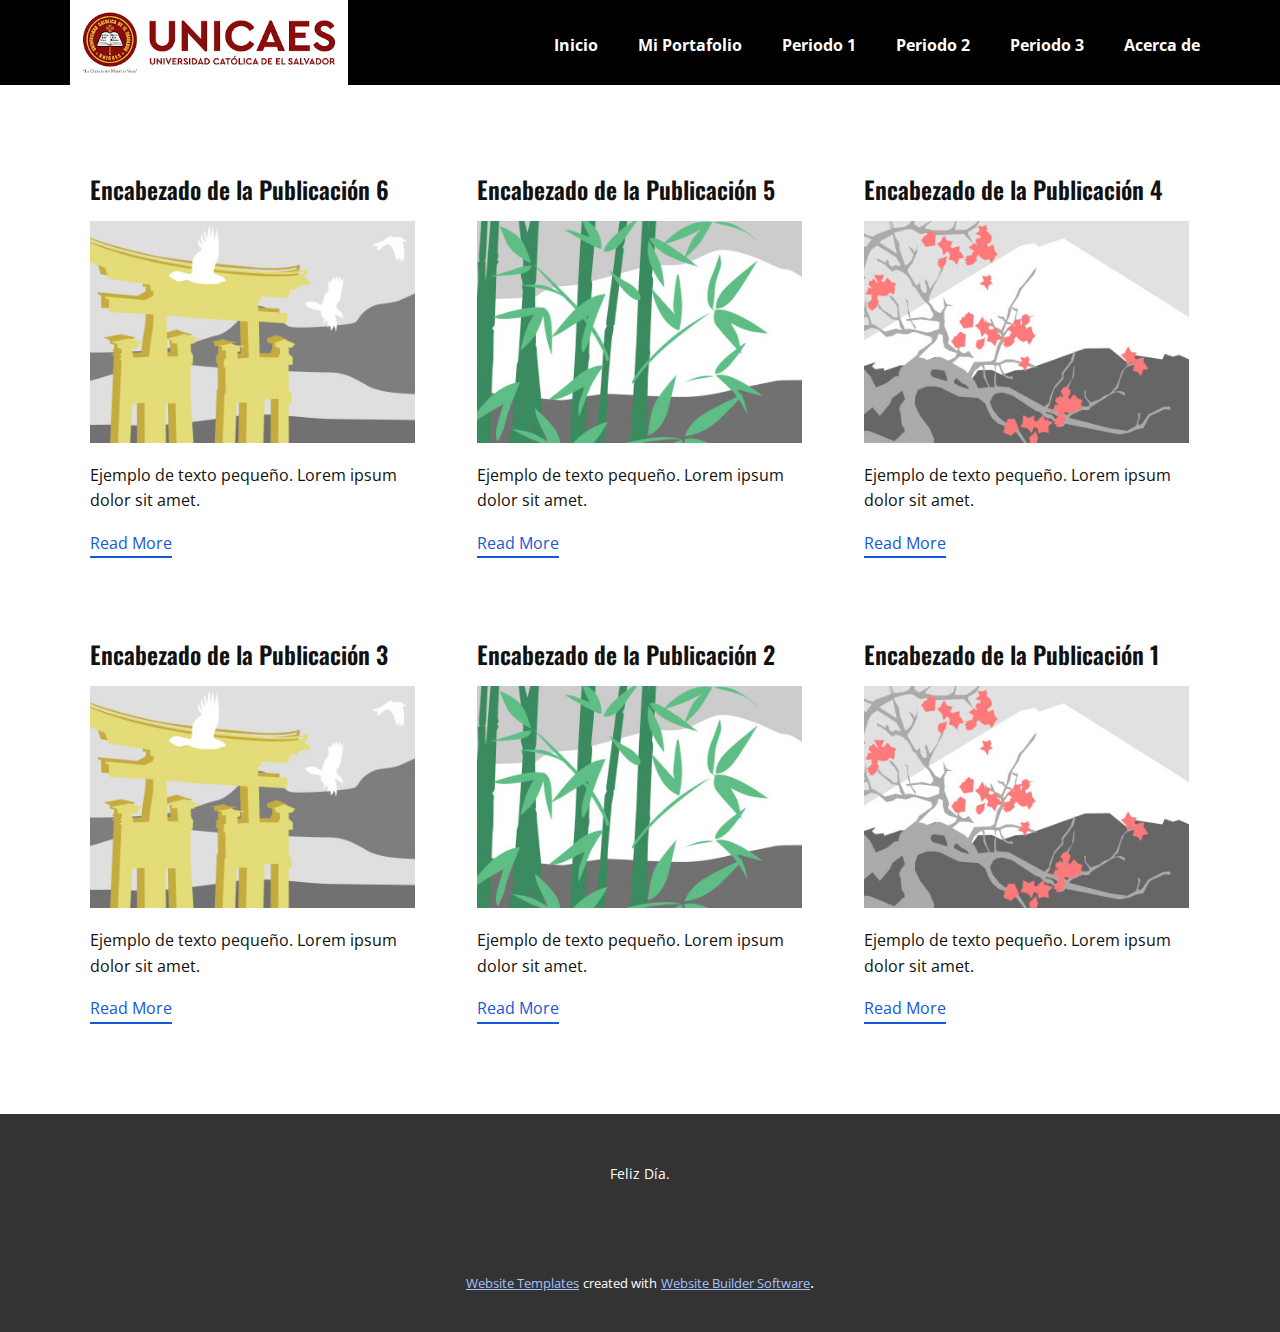
<file: blog/blog.html>
<!DOCTYPE html>
<html style="font-size: 16px;" lang="es"><head>
    <meta name="viewport" content="width=device-width, initial-scale=1.0">
    <meta charset="utf-8">
    <meta name="keywords" content="">
    <meta name="description" content="">
    <title>Blog Template</title>
    <link rel="stylesheet" href="../nicepage.css" media="screen">
<link rel="stylesheet" href="../Blog-Template.css" media="screen">
    <script class="u-script" type="text/javascript" src="../jquery.js" defer=""></script>
    <script class="u-script" type="text/javascript" src="../nicepage.js" defer=""></script>
    <meta name="generator" content="Nicepage 5.0.7, nicepage.com">
    <link id="u-theme-google-font" rel="stylesheet" href="https://fonts.googleapis.com/css?family=Oswald:200,300,400,500,600,700|Open+Sans:300,300i,400,400i,500,500i,600,600i,700,700i,800,800i">
    
    
    <script type="application/ld+json">{
		"@context": "http://schema.org",
		"@type": "Organization",
		"name": "Site1",
		"logo": "images/descarga.png"
}</script>
    <meta name="theme-color" content="#1659d7">
  </head>
  <body class="u-body u-xl-mode" data-lang="es"><header class="u-black u-clearfix u-header u-header" id="sec-805b"><div class="u-clearfix u-sheet u-sheet-1">
        <a href="https://nicepage.com" class="u-image u-logo u-image-1" data-image-width="406" data-image-height="124">
          <img src="../images/descarga.png" class="u-logo-image u-logo-image-1">
        </a>
        <nav class="u-menu u-menu-dropdown u-offcanvas u-menu-1" data-responsive-from="MD">
          <div class="menu-collapse" style="font-size: 1rem; letter-spacing: 0px; font-weight: 700;">
            <a class="u-button-style u-custom-active-border-color u-custom-active-color u-custom-border u-custom-border-color u-custom-borders u-custom-hover-border-color u-custom-hover-color u-custom-left-right-menu-spacing u-custom-padding-bottom u-custom-text-active-color u-custom-text-color u-custom-text-hover-color u-custom-top-bottom-menu-spacing u-nav-link u-text-active-palette-1-base u-text-hover-palette-2-base" href="#">
              <svg class="u-svg-link" viewBox="0 0 24 24"><use xmlns:xlink="http://www.w3.org/1999/xlink" xlink:href="#menu-hamburger"></use></svg>
              <svg class="u-svg-content" version="1.1" id="menu-hamburger" viewBox="0 0 16 16" x="0px" y="0px" xmlns:xlink="http://www.w3.org/1999/xlink" xmlns="http://www.w3.org/2000/svg"><g><rect y="1" width="16" height="2"></rect><rect y="7" width="16" height="2"></rect><rect y="13" width="16" height="2"></rect>
</g></svg>
            </a>
          </div>
          <div class="u-custom-menu u-nav-container">
            <ul class="u-nav u-spacing-20 u-unstyled u-nav-1"><li class="u-nav-item"><a class="u-border-active-palette-1-base u-border-hover-palette-1-base u-button-style u-nav-link u-text-active-palette-1-base u-text-hover-palette-2-base u-text-white" href="../Gestion_de_Servidores_WEB.html" style="padding: 10px;">Inicio</a>
</li><li class="u-nav-item"><a class="u-border-active-palette-1-base u-border-hover-palette-1-base u-button-style u-nav-link u-text-active-palette-1-base u-text-hover-palette-2-base u-text-white" href="../Gestion_de_Servidores_WEB.html" rel="nofollow" style="padding: 10px;">Mi Portafolio</a><div class="u-nav-popup"><ul class="u-h-spacing-20 u-nav u-unstyled u-v-spacing-10 u-nav-2"><li class="u-nav-item"><a class="u-button-style u-nav-link u-white" href="../Periodo1.html" target="_blank">Periodo 1</a>
</li><li class="u-nav-item"><a class="u-button-style u-nav-link u-white" href="../Periodo-2.html" target="_blank">Periodo 2</a>
</li><li class="u-nav-item"><a class="u-button-style u-nav-link u-white" href="../Periodo-3.html" target="_blank">Periodo 3</a>
</li></ul>
</div>
</li><li class="u-nav-item"><a class="u-border-active-palette-1-base u-border-hover-palette-1-base u-button-style u-nav-link u-text-active-palette-1-base u-text-hover-palette-2-base u-text-white" href="../Periodo1.html" target="_blank" style="padding: 10px;">Periodo 1</a>
</li><li class="u-nav-item"><a class="u-border-active-palette-1-base u-border-hover-palette-1-base u-button-style u-nav-link u-text-active-palette-1-base u-text-hover-palette-2-base u-text-white" href="../Periodo-2.html" target="_blank" style="padding: 10px;">Periodo 2</a>
</li><li class="u-nav-item"><a class="u-border-active-palette-1-base u-border-hover-palette-1-base u-button-style u-nav-link u-text-active-palette-1-base u-text-hover-palette-2-base u-text-white" href="../Periodo-3.html" target="_blank" style="padding: 10px;">Periodo 3</a>
</li><li class="u-nav-item"><a class="u-border-active-palette-1-base u-border-hover-palette-1-base u-button-style u-nav-link u-text-active-palette-1-base u-text-hover-palette-2-base u-text-white" href="../Acerca-de.html" style="padding: 10px;">Acerca de</a>
</li></ul>
          </div>
          <div class="u-custom-menu u-nav-container-collapse">
            <div class="u-black u-container-style u-inner-container-layout u-opacity u-opacity-95 u-sidenav">
              <div class="u-inner-container-layout u-sidenav-overflow">
                <div class="u-menu-close"></div>
                <ul class="u-align-center u-nav u-popupmenu-items u-unstyled u-nav-3"><li class="u-nav-item"><a class="u-button-style u-nav-link" href="../Gestion_de_Servidores_WEB.html">Inicio</a>
</li><li class="u-nav-item"><a class="u-button-style u-nav-link" href="../Gestion_de_Servidores_WEB.html" rel="nofollow">Mi Portafolio</a><div class="u-nav-popup"><ul class="u-h-spacing-20 u-nav u-unstyled u-v-spacing-10 u-nav-4"><li class="u-nav-item"><a class="u-button-style u-nav-link" href="../Periodo1.html" target="_blank">Periodo 1</a>
</li><li class="u-nav-item"><a class="u-button-style u-nav-link" href="../Periodo-2.html" target="_blank">Periodo 2</a>
</li><li class="u-nav-item"><a class="u-button-style u-nav-link" href="../Periodo-3.html" target="_blank">Periodo 3</a>
</li></ul>
</div>
</li><li class="u-nav-item"><a class="u-button-style u-nav-link" href="../Periodo1.html" target="_blank">Periodo 1</a>
</li><li class="u-nav-item"><a class="u-button-style u-nav-link" href="../Periodo-2.html" target="_blank">Periodo 2</a>
</li><li class="u-nav-item"><a class="u-button-style u-nav-link" href="../Periodo-3.html" target="_blank">Periodo 3</a>
</li><li class="u-nav-item"><a class="u-button-style u-nav-link" href="../Acerca-de.html">Acerca de</a>
</li></ul>
              </div>
            </div>
            <div class="u-black u-menu-overlay u-opacity u-opacity-70"></div>
          </div>
        </nav>
      </div></header>
    <section class="u-clearfix u-section-1" id="sec-46d6">
      <div class="u-clearfix u-sheet u-valign-middle u-sheet-1"><!--blog--><!--blog_options_json--><!--{"type":"Recent","source":"","tags":"","count":""}--><!--/blog_options_json-->
        <div class="u-blog u-expanded-width u-repeater u-repeater-1"><!--blog_post-->
          <div class="u-blog-post u-container-style u-repeater-item u-white u-repeater-item-1">
            <div class="u-container-layout u-similar-container u-valign-top u-container-layout-1"><!--blog_post_header-->
              <h4 class="u-blog-control u-text u-text-1">
                <a class="u-post-header-link" href="../blog/enviar-5.html">Encabezado de la Publicación 6</a>
              </h4><!--/blog_post_header--><!--blog_post_image-->
              <a class="u-post-header-link" href="../blog/enviar-5.html"><img alt="" class="u-blog-control u-expanded-width u-image u-image-default u-image-1" src="../images/8ad73f3c.jpeg"></a><!--/blog_post_image--><!--blog_post_content-->
              <div class="u-blog-control u-post-content u-text u-text-2 fr-view">Ejemplo de texto pequeño. Lorem ipsum dolor sit amet.</div><!--/blog_post_content--><!--blog_post_readmore-->
              <a href="../blog/enviar-5.html" class="u-blog-control u-border-2 u-border-palette-1-base u-btn u-btn-rectangle u-button-style u-none u-btn-1"><!--blog_post_readmore_content--><!--options_json--><!--{"content":"Read More","defaultValue":"Lee mas"}--><!--/options_json-->Read More<!--/blog_post_readmore_content--></a><!--/blog_post_readmore-->
            </div>
          </div><div class="u-blog-post u-container-style u-repeater-item u-video-cover u-white">
            <div class="u-container-layout u-similar-container u-valign-top u-container-layout-2"><!--blog_post_header-->
              <h4 class="u-blog-control u-text u-text-3">
                <a class="u-post-header-link" href="../blog/enviar-4.html">Encabezado de la Publicación 5</a>
              </h4><!--/blog_post_header--><!--blog_post_image-->
              <a class="u-post-header-link" href="../blog/enviar-4.html"><img alt="" class="u-blog-control u-expanded-width u-image u-image-default u-image-2" src="../images/68f64b9d.jpeg"></a><!--/blog_post_image--><!--blog_post_content-->
              <div class="u-blog-control u-post-content u-text u-text-4 fr-view">Ejemplo de texto pequeño. Lorem ipsum dolor sit amet.</div><!--/blog_post_content--><!--blog_post_readmore-->
              <a href="../blog/enviar-4.html" class="u-blog-control u-border-2 u-border-palette-1-base u-btn u-btn-rectangle u-button-style u-none u-btn-2"><!--blog_post_readmore_content--><!--options_json--><!--{"content":"Read More","defaultValue":"Lee mas"}--><!--/options_json-->Read More<!--/blog_post_readmore_content--></a><!--/blog_post_readmore-->
            </div>
          </div><div class="u-blog-post u-container-style u-repeater-item u-video-cover u-white">
            <div class="u-container-layout u-similar-container u-valign-top u-container-layout-3"><!--blog_post_header-->
              <h4 class="u-blog-control u-text u-text-5">
                <a class="u-post-header-link" href="../blog/enviar-3.html">Encabezado de la Publicación 4</a>
              </h4><!--/blog_post_header--><!--blog_post_image-->
              <a class="u-post-header-link" href="../blog/enviar-3.html"><img alt="" class="u-blog-control u-expanded-width u-image u-image-default u-image-3" src="../images/0fd3416c.jpeg"></a><!--/blog_post_image--><!--blog_post_content-->
              <div class="u-blog-control u-post-content u-text u-text-6 fr-view">Ejemplo de texto pequeño. Lorem ipsum dolor sit amet.</div><!--/blog_post_content--><!--blog_post_readmore-->
              <a href="../blog/enviar-3.html" class="u-blog-control u-border-2 u-border-palette-1-base u-btn u-btn-rectangle u-button-style u-none u-btn-3"><!--blog_post_readmore_content--><!--options_json--><!--{"content":"Read More","defaultValue":"Lee mas"}--><!--/options_json-->Read More<!--/blog_post_readmore_content--></a><!--/blog_post_readmore-->
            </div>
          </div><div class="u-blog-post u-container-style u-repeater-item u-white u-repeater-item-1">
            <div class="u-container-layout u-similar-container u-valign-top u-container-layout-1"><!--blog_post_header-->
              <h4 class="u-blog-control u-text u-text-1">
                <a class="u-post-header-link" href="../blog/enviar-2.html">Encabezado de la Publicación 3</a>
              </h4><!--/blog_post_header--><!--blog_post_image-->
              <a class="u-post-header-link" href="../blog/enviar-2.html"><img alt="" class="u-blog-control u-expanded-width u-image u-image-default u-image-1" src="../images/8ad73f3c.jpeg"></a><!--/blog_post_image--><!--blog_post_content-->
              <div class="u-blog-control u-post-content u-text u-text-2 fr-view">Ejemplo de texto pequeño. Lorem ipsum dolor sit amet.</div><!--/blog_post_content--><!--blog_post_readmore-->
              <a href="../blog/enviar-2.html" class="u-blog-control u-border-2 u-border-palette-1-base u-btn u-btn-rectangle u-button-style u-none u-btn-1"><!--blog_post_readmore_content--><!--options_json--><!--{"content":"Read More","defaultValue":"Lee mas"}--><!--/options_json-->Read More<!--/blog_post_readmore_content--></a><!--/blog_post_readmore-->
            </div>
          </div><div class="u-blog-post u-container-style u-repeater-item u-video-cover u-white">
            <div class="u-container-layout u-similar-container u-valign-top u-container-layout-2"><!--blog_post_header-->
              <h4 class="u-blog-control u-text u-text-3">
                <a class="u-post-header-link" href="../blog/enviar-1.html">Encabezado de la Publicación 2</a>
              </h4><!--/blog_post_header--><!--blog_post_image-->
              <a class="u-post-header-link" href="../blog/enviar-1.html"><img alt="" class="u-blog-control u-expanded-width u-image u-image-default u-image-2" src="../images/68f64b9d.jpeg"></a><!--/blog_post_image--><!--blog_post_content-->
              <div class="u-blog-control u-post-content u-text u-text-4 fr-view">Ejemplo de texto pequeño. Lorem ipsum dolor sit amet.</div><!--/blog_post_content--><!--blog_post_readmore-->
              <a href="../blog/enviar-1.html" class="u-blog-control u-border-2 u-border-palette-1-base u-btn u-btn-rectangle u-button-style u-none u-btn-2"><!--blog_post_readmore_content--><!--options_json--><!--{"content":"Read More","defaultValue":"Lee mas"}--><!--/options_json-->Read More<!--/blog_post_readmore_content--></a><!--/blog_post_readmore-->
            </div>
          </div><div class="u-blog-post u-container-style u-repeater-item u-video-cover u-white">
            <div class="u-container-layout u-similar-container u-valign-top u-container-layout-3"><!--blog_post_header-->
              <h4 class="u-blog-control u-text u-text-5">
                <a class="u-post-header-link" href="../blog/enviar.html">Encabezado de la Publicación 1</a>
              </h4><!--/blog_post_header--><!--blog_post_image-->
              <a class="u-post-header-link" href="../blog/enviar.html"><img alt="" class="u-blog-control u-expanded-width u-image u-image-default u-image-3" src="../images/0fd3416c.jpeg"></a><!--/blog_post_image--><!--blog_post_content-->
              <div class="u-blog-control u-post-content u-text u-text-6 fr-view">Ejemplo de texto pequeño. Lorem ipsum dolor sit amet.</div><!--/blog_post_content--><!--blog_post_readmore-->
              <a href="../blog/enviar.html" class="u-blog-control u-border-2 u-border-palette-1-base u-btn u-btn-rectangle u-button-style u-none u-btn-3"><!--blog_post_readmore_content--><!--options_json--><!--{"content":"Read More","defaultValue":"Lee mas"}--><!--/options_json-->Read More<!--/blog_post_readmore_content--></a><!--/blog_post_readmore-->
            </div>
          </div><!--/blog_post--><!--blog_post-->
          <!--/blog_post--><!--blog_post-->
          <!--/blog_post-->
        </div><!--/blog-->
      </div>
    </section>
    
    
    <footer class="u-align-center u-clearfix u-footer u-grey-80 u-footer" id="sec-5aa7"><div class="u-clearfix u-sheet u-sheet-1">
        <p class="u-small-text u-text u-text-variant u-text-1" data-lang-en="Sample text. Click to select the Text Element.">Feliz Día.</p>
      </div></footer>
    <section class="u-backlink u-clearfix u-grey-80">
      <a class="u-link" href="https://nicepage.com/website-templates" target="_blank">
        <span>Website Templates</span>
      </a>
      <p class="u-text">
        <span>created with</span>
      </p>
      <a class="u-link" href="" target="_blank">
        <span>Website Builder Software</span>
      </a>. 
    </section>
  
</body></html>
</file>
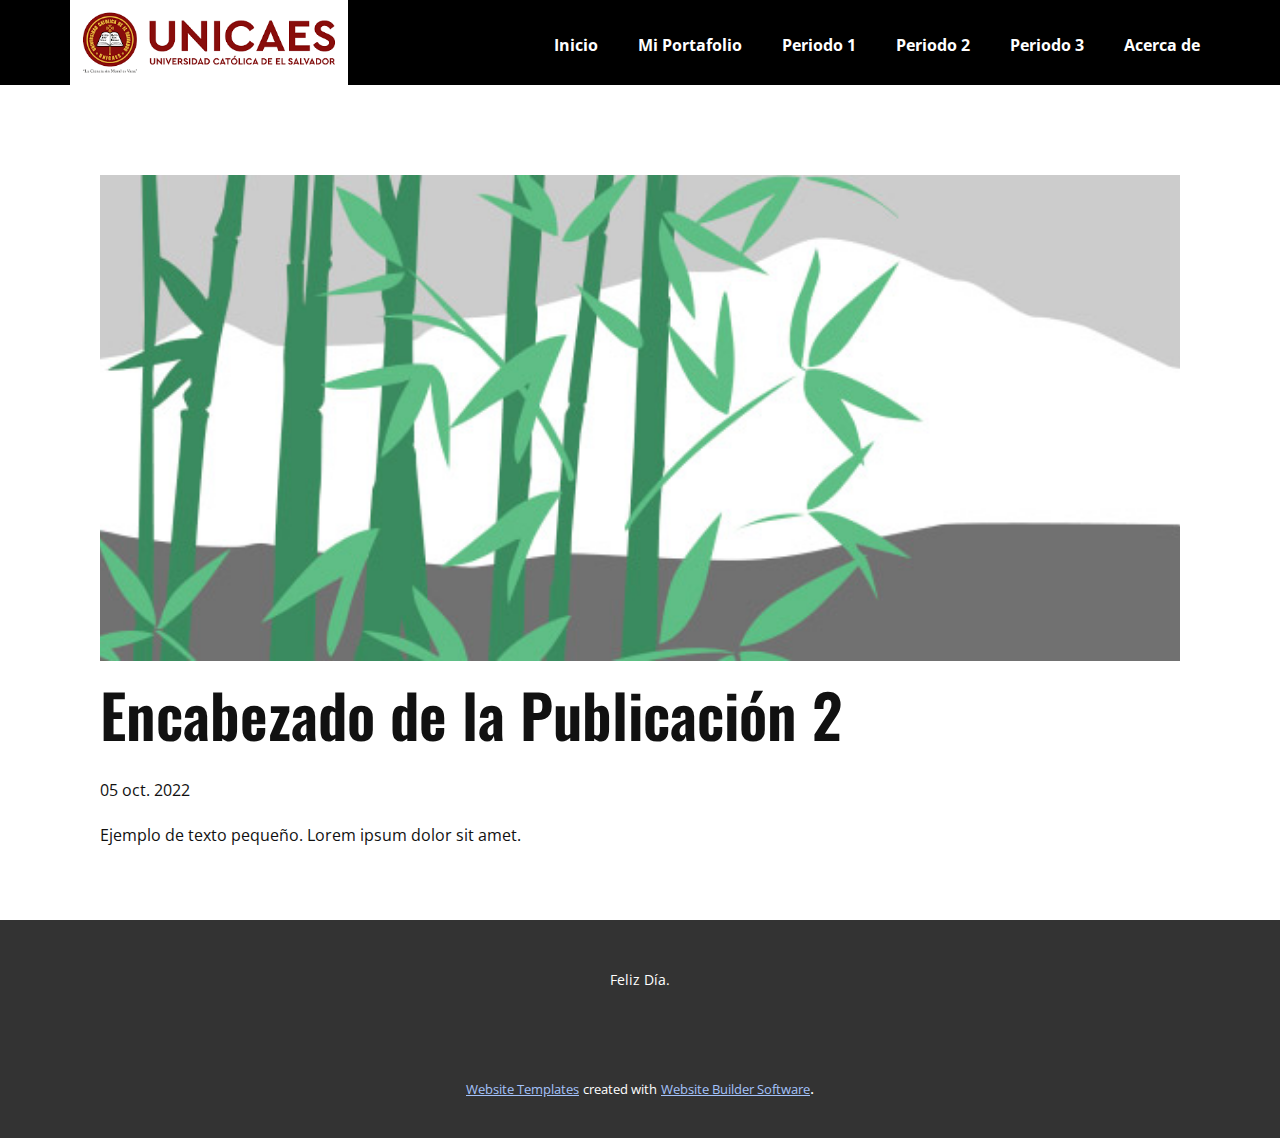
<file: blog/enviar-1.html>
<!DOCTYPE html>
<html style="font-size: 16px;" lang="es"><head>
    <meta name="viewport" content="width=device-width, initial-scale=1.0">
    <meta charset="utf-8">
    <meta name="keywords" content="Encabezado de la Publicación 1">
    <meta name="description" content="">
    <title>Encabezado de la Publicación 2</title>
    <link rel="stylesheet" href="../nicepage.css" media="screen">
<link rel="stylesheet" href="../Post-Template.css" media="screen">
    <script class="u-script" type="text/javascript" src="../jquery.js" defer=""></script>
    <script class="u-script" type="text/javascript" src="../nicepage.js" defer=""></script>
    <meta name="generator" content="Nicepage 5.0.7, nicepage.com">
    <link id="u-theme-google-font" rel="stylesheet" href="https://fonts.googleapis.com/css?family=Oswald:200,300,400,500,600,700|Open+Sans:300,300i,400,400i,500,500i,600,600i,700,700i,800,800i">
    
    
    <script type="application/ld+json">{
		"@context": "http://schema.org",
		"@type": "Organization",
		"name": "Site1",
		"logo": "images/descarga.png"
}</script>
    <meta name="theme-color" content="#1659d7">
  </head>
  <body class="u-body u-xl-mode" data-lang="es"><header class="u-black u-clearfix u-header u-header" id="sec-805b"><div class="u-clearfix u-sheet u-sheet-1">
        <a href="https://nicepage.com" class="u-image u-logo u-image-1" data-image-width="406" data-image-height="124">
          <img src="../images/descarga.png" class="u-logo-image u-logo-image-1">
        </a>
        <nav class="u-menu u-menu-dropdown u-offcanvas u-menu-1" data-responsive-from="MD">
          <div class="menu-collapse" style="font-size: 1rem; letter-spacing: 0px; font-weight: 700;">
            <a class="u-button-style u-custom-active-border-color u-custom-active-color u-custom-border u-custom-border-color u-custom-borders u-custom-hover-border-color u-custom-hover-color u-custom-left-right-menu-spacing u-custom-padding-bottom u-custom-text-active-color u-custom-text-color u-custom-text-hover-color u-custom-top-bottom-menu-spacing u-nav-link u-text-active-palette-1-base u-text-hover-palette-2-base" href="#">
              <svg class="u-svg-link" viewBox="0 0 24 24"><use xmlns:xlink="http://www.w3.org/1999/xlink" xlink:href="#menu-hamburger"></use></svg>
              <svg class="u-svg-content" version="1.1" id="menu-hamburger" viewBox="0 0 16 16" x="0px" y="0px" xmlns:xlink="http://www.w3.org/1999/xlink" xmlns="http://www.w3.org/2000/svg"><g><rect y="1" width="16" height="2"></rect><rect y="7" width="16" height="2"></rect><rect y="13" width="16" height="2"></rect>
</g></svg>
            </a>
          </div>
          <div class="u-custom-menu u-nav-container">
            <ul class="u-nav u-spacing-20 u-unstyled u-nav-1"><li class="u-nav-item"><a class="u-border-active-palette-1-base u-border-hover-palette-1-base u-button-style u-nav-link u-text-active-palette-1-base u-text-hover-palette-2-base u-text-white" href="../Gestion_de_Servidores_WEB.html" style="padding: 10px;">Inicio</a>
</li><li class="u-nav-item"><a class="u-border-active-palette-1-base u-border-hover-palette-1-base u-button-style u-nav-link u-text-active-palette-1-base u-text-hover-palette-2-base u-text-white" href="../Gestion_de_Servidores_WEB.html" rel="nofollow" style="padding: 10px;">Mi Portafolio</a><div class="u-nav-popup"><ul class="u-h-spacing-20 u-nav u-unstyled u-v-spacing-10 u-nav-2"><li class="u-nav-item"><a class="u-button-style u-nav-link u-white" href="../Periodo1.html" target="_blank">Periodo 1</a>
</li><li class="u-nav-item"><a class="u-button-style u-nav-link u-white" href="../Periodo-2.html" target="_blank">Periodo 2</a>
</li><li class="u-nav-item"><a class="u-button-style u-nav-link u-white" href="../Periodo-3.html" target="_blank">Periodo 3</a>
</li></ul>
</div>
</li><li class="u-nav-item"><a class="u-border-active-palette-1-base u-border-hover-palette-1-base u-button-style u-nav-link u-text-active-palette-1-base u-text-hover-palette-2-base u-text-white" href="../Periodo1.html" target="_blank" style="padding: 10px;">Periodo 1</a>
</li><li class="u-nav-item"><a class="u-border-active-palette-1-base u-border-hover-palette-1-base u-button-style u-nav-link u-text-active-palette-1-base u-text-hover-palette-2-base u-text-white" href="../Periodo-2.html" target="_blank" style="padding: 10px;">Periodo 2</a>
</li><li class="u-nav-item"><a class="u-border-active-palette-1-base u-border-hover-palette-1-base u-button-style u-nav-link u-text-active-palette-1-base u-text-hover-palette-2-base u-text-white" href="../Periodo-3.html" target="_blank" style="padding: 10px;">Periodo 3</a>
</li><li class="u-nav-item"><a class="u-border-active-palette-1-base u-border-hover-palette-1-base u-button-style u-nav-link u-text-active-palette-1-base u-text-hover-palette-2-base u-text-white" href="../Acerca-de.html" style="padding: 10px;">Acerca de</a>
</li></ul>
          </div>
          <div class="u-custom-menu u-nav-container-collapse">
            <div class="u-black u-container-style u-inner-container-layout u-opacity u-opacity-95 u-sidenav">
              <div class="u-inner-container-layout u-sidenav-overflow">
                <div class="u-menu-close"></div>
                <ul class="u-align-center u-nav u-popupmenu-items u-unstyled u-nav-3"><li class="u-nav-item"><a class="u-button-style u-nav-link" href="../Gestion_de_Servidores_WEB.html">Inicio</a>
</li><li class="u-nav-item"><a class="u-button-style u-nav-link" href="../Gestion_de_Servidores_WEB.html" rel="nofollow">Mi Portafolio</a><div class="u-nav-popup"><ul class="u-h-spacing-20 u-nav u-unstyled u-v-spacing-10 u-nav-4"><li class="u-nav-item"><a class="u-button-style u-nav-link" href="../Periodo1.html" target="_blank">Periodo 1</a>
</li><li class="u-nav-item"><a class="u-button-style u-nav-link" href="../Periodo-2.html" target="_blank">Periodo 2</a>
</li><li class="u-nav-item"><a class="u-button-style u-nav-link" href="../Periodo-3.html" target="_blank">Periodo 3</a>
</li></ul>
</div>
</li><li class="u-nav-item"><a class="u-button-style u-nav-link" href="../Periodo1.html" target="_blank">Periodo 1</a>
</li><li class="u-nav-item"><a class="u-button-style u-nav-link" href="../Periodo-2.html" target="_blank">Periodo 2</a>
</li><li class="u-nav-item"><a class="u-button-style u-nav-link" href="../Periodo-3.html" target="_blank">Periodo 3</a>
</li><li class="u-nav-item"><a class="u-button-style u-nav-link" href="../Acerca-de.html">Acerca de</a>
</li></ul>
              </div>
            </div>
            <div class="u-black u-menu-overlay u-opacity u-opacity-70"></div>
          </div>
        </nav>
      </div></header>
    <section class="u-align-center u-clearfix u-section-1" id="sec-1611">
      <div class="u-clearfix u-sheet u-valign-middle-md u-valign-middle-sm u-valign-middle-xs u-sheet-1"><!--post_details--><!--post_details_options_json--><!--{"source":""}--><!--/post_details_options_json--><!--blog_post-->
        <div class="u-container-style u-expanded-width u-post-details u-post-details-1">
          <div class="u-container-layout u-valign-middle u-container-layout-1"><!--blog_post_image-->
            <img alt="" class="u-blog-control u-expanded-width u-image u-image-default u-image-1" src="../images/68f64b9d.jpeg"><!--/blog_post_image--><!--blog_post_header-->
            <h2 class="u-blog-control u-text u-text-1">Encabezado de la Publicación 2</h2><!--/blog_post_header--><!--blog_post_metadata-->
            <div class="u-blog-control u-metadata u-metadata-1"><!--blog_post_metadata_date-->
              <span class="u-meta-date u-meta-icon">05 oct. 2022</span><!--/blog_post_metadata_date--><!--blog_post_metadata_category-->
              <!--/blog_post_metadata_category--><!--blog_post_metadata_comments-->
              <!--/blog_post_metadata_comments-->
            </div><!--/blog_post_metadata--><!--blog_post_content-->
            <div class="u-align-justify u-blog-control u-post-content u-text u-text-2 fr-view">
  Ejemplo de texto pequeño. Lorem ipsum dolor sit amet.
  </div><!--/blog_post_content-->
          </div>
        </div><!--/blog_post--><!--/post_details-->
      </div>
    </section>
    
    
    <footer class="u-align-center u-clearfix u-footer u-grey-80 u-footer" id="sec-5aa7"><div class="u-clearfix u-sheet u-sheet-1">
        <p class="u-small-text u-text u-text-variant u-text-1" data-lang-en="Sample text. Click to select the Text Element.">Feliz Día.</p>
      </div></footer>
    <section class="u-backlink u-clearfix u-grey-80">
      <a class="u-link" href="https://nicepage.com/website-templates" target="_blank">
        <span>Website Templates</span>
      </a>
      <p class="u-text">
        <span>created with</span>
      </p>
      <a class="u-link" href="" target="_blank">
        <span>Website Builder Software</span>
      </a>. 
    </section>
  
</body></html>
</file>
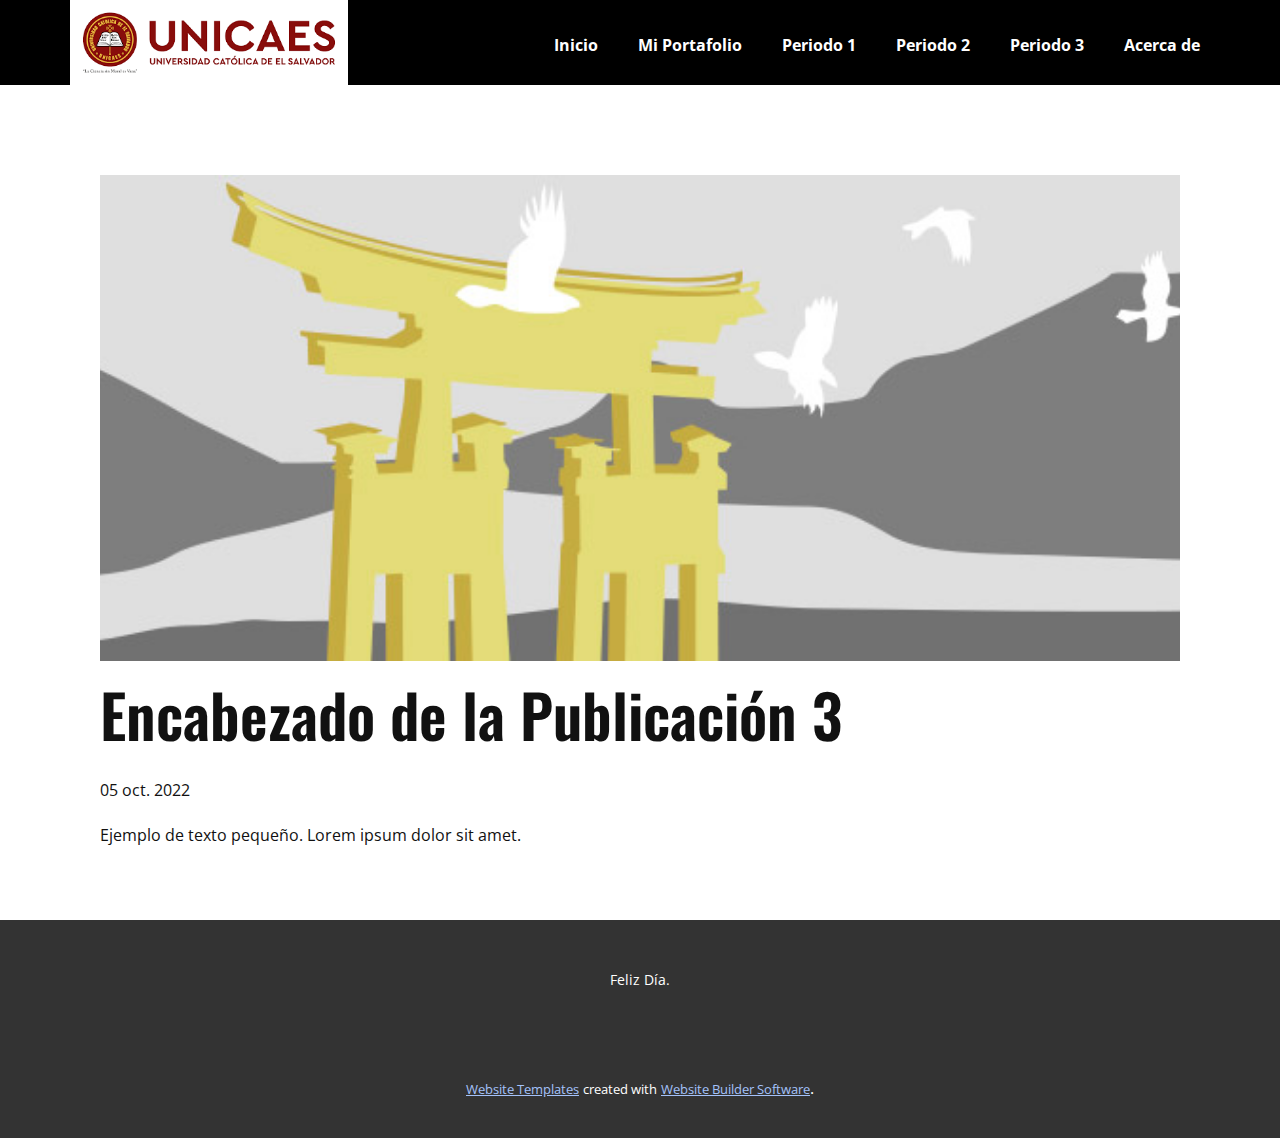
<file: blog/enviar-2.html>
<!DOCTYPE html>
<html style="font-size: 16px;" lang="es"><head>
    <meta name="viewport" content="width=device-width, initial-scale=1.0">
    <meta charset="utf-8">
    <meta name="keywords" content="Encabezado de la Publicación 1">
    <meta name="description" content="">
    <title>Encabezado de la Publicación 3</title>
    <link rel="stylesheet" href="../nicepage.css" media="screen">
<link rel="stylesheet" href="../Post-Template.css" media="screen">
    <script class="u-script" type="text/javascript" src="../jquery.js" defer=""></script>
    <script class="u-script" type="text/javascript" src="../nicepage.js" defer=""></script>
    <meta name="generator" content="Nicepage 5.0.7, nicepage.com">
    <link id="u-theme-google-font" rel="stylesheet" href="https://fonts.googleapis.com/css?family=Oswald:200,300,400,500,600,700|Open+Sans:300,300i,400,400i,500,500i,600,600i,700,700i,800,800i">
    
    
    <script type="application/ld+json">{
		"@context": "http://schema.org",
		"@type": "Organization",
		"name": "Site1",
		"logo": "images/descarga.png"
}</script>
    <meta name="theme-color" content="#1659d7">
  </head>
  <body class="u-body u-xl-mode" data-lang="es"><header class="u-black u-clearfix u-header u-header" id="sec-805b"><div class="u-clearfix u-sheet u-sheet-1">
        <a href="https://nicepage.com" class="u-image u-logo u-image-1" data-image-width="406" data-image-height="124">
          <img src="../images/descarga.png" class="u-logo-image u-logo-image-1">
        </a>
        <nav class="u-menu u-menu-dropdown u-offcanvas u-menu-1" data-responsive-from="MD">
          <div class="menu-collapse" style="font-size: 1rem; letter-spacing: 0px; font-weight: 700;">
            <a class="u-button-style u-custom-active-border-color u-custom-active-color u-custom-border u-custom-border-color u-custom-borders u-custom-hover-border-color u-custom-hover-color u-custom-left-right-menu-spacing u-custom-padding-bottom u-custom-text-active-color u-custom-text-color u-custom-text-hover-color u-custom-top-bottom-menu-spacing u-nav-link u-text-active-palette-1-base u-text-hover-palette-2-base" href="#">
              <svg class="u-svg-link" viewBox="0 0 24 24"><use xmlns:xlink="http://www.w3.org/1999/xlink" xlink:href="#menu-hamburger"></use></svg>
              <svg class="u-svg-content" version="1.1" id="menu-hamburger" viewBox="0 0 16 16" x="0px" y="0px" xmlns:xlink="http://www.w3.org/1999/xlink" xmlns="http://www.w3.org/2000/svg"><g><rect y="1" width="16" height="2"></rect><rect y="7" width="16" height="2"></rect><rect y="13" width="16" height="2"></rect>
</g></svg>
            </a>
          </div>
          <div class="u-custom-menu u-nav-container">
            <ul class="u-nav u-spacing-20 u-unstyled u-nav-1"><li class="u-nav-item"><a class="u-border-active-palette-1-base u-border-hover-palette-1-base u-button-style u-nav-link u-text-active-palette-1-base u-text-hover-palette-2-base u-text-white" href="../Gestion_de_Servidores_WEB.html" style="padding: 10px;">Inicio</a>
</li><li class="u-nav-item"><a class="u-border-active-palette-1-base u-border-hover-palette-1-base u-button-style u-nav-link u-text-active-palette-1-base u-text-hover-palette-2-base u-text-white" href="../Gestion_de_Servidores_WEB.html" rel="nofollow" style="padding: 10px;">Mi Portafolio</a><div class="u-nav-popup"><ul class="u-h-spacing-20 u-nav u-unstyled u-v-spacing-10 u-nav-2"><li class="u-nav-item"><a class="u-button-style u-nav-link u-white" href="../Periodo1.html" target="_blank">Periodo 1</a>
</li><li class="u-nav-item"><a class="u-button-style u-nav-link u-white" href="../Periodo-2.html" target="_blank">Periodo 2</a>
</li><li class="u-nav-item"><a class="u-button-style u-nav-link u-white" href="../Periodo-3.html" target="_blank">Periodo 3</a>
</li></ul>
</div>
</li><li class="u-nav-item"><a class="u-border-active-palette-1-base u-border-hover-palette-1-base u-button-style u-nav-link u-text-active-palette-1-base u-text-hover-palette-2-base u-text-white" href="../Periodo1.html" target="_blank" style="padding: 10px;">Periodo 1</a>
</li><li class="u-nav-item"><a class="u-border-active-palette-1-base u-border-hover-palette-1-base u-button-style u-nav-link u-text-active-palette-1-base u-text-hover-palette-2-base u-text-white" href="../Periodo-2.html" target="_blank" style="padding: 10px;">Periodo 2</a>
</li><li class="u-nav-item"><a class="u-border-active-palette-1-base u-border-hover-palette-1-base u-button-style u-nav-link u-text-active-palette-1-base u-text-hover-palette-2-base u-text-white" href="../Periodo-3.html" target="_blank" style="padding: 10px;">Periodo 3</a>
</li><li class="u-nav-item"><a class="u-border-active-palette-1-base u-border-hover-palette-1-base u-button-style u-nav-link u-text-active-palette-1-base u-text-hover-palette-2-base u-text-white" href="../Acerca-de.html" style="padding: 10px;">Acerca de</a>
</li></ul>
          </div>
          <div class="u-custom-menu u-nav-container-collapse">
            <div class="u-black u-container-style u-inner-container-layout u-opacity u-opacity-95 u-sidenav">
              <div class="u-inner-container-layout u-sidenav-overflow">
                <div class="u-menu-close"></div>
                <ul class="u-align-center u-nav u-popupmenu-items u-unstyled u-nav-3"><li class="u-nav-item"><a class="u-button-style u-nav-link" href="../Gestion_de_Servidores_WEB.html">Inicio</a>
</li><li class="u-nav-item"><a class="u-button-style u-nav-link" href="../Gestion_de_Servidores_WEB.html" rel="nofollow">Mi Portafolio</a><div class="u-nav-popup"><ul class="u-h-spacing-20 u-nav u-unstyled u-v-spacing-10 u-nav-4"><li class="u-nav-item"><a class="u-button-style u-nav-link" href="../Periodo1.html" target="_blank">Periodo 1</a>
</li><li class="u-nav-item"><a class="u-button-style u-nav-link" href="../Periodo-2.html" target="_blank">Periodo 2</a>
</li><li class="u-nav-item"><a class="u-button-style u-nav-link" href="../Periodo-3.html" target="_blank">Periodo 3</a>
</li></ul>
</div>
</li><li class="u-nav-item"><a class="u-button-style u-nav-link" href="../Periodo1.html" target="_blank">Periodo 1</a>
</li><li class="u-nav-item"><a class="u-button-style u-nav-link" href="../Periodo-2.html" target="_blank">Periodo 2</a>
</li><li class="u-nav-item"><a class="u-button-style u-nav-link" href="../Periodo-3.html" target="_blank">Periodo 3</a>
</li><li class="u-nav-item"><a class="u-button-style u-nav-link" href="../Acerca-de.html">Acerca de</a>
</li></ul>
              </div>
            </div>
            <div class="u-black u-menu-overlay u-opacity u-opacity-70"></div>
          </div>
        </nav>
      </div></header>
    <section class="u-align-center u-clearfix u-section-1" id="sec-1611">
      <div class="u-clearfix u-sheet u-valign-middle-md u-valign-middle-sm u-valign-middle-xs u-sheet-1"><!--post_details--><!--post_details_options_json--><!--{"source":""}--><!--/post_details_options_json--><!--blog_post-->
        <div class="u-container-style u-expanded-width u-post-details u-post-details-1">
          <div class="u-container-layout u-valign-middle u-container-layout-1"><!--blog_post_image-->
            <img alt="" class="u-blog-control u-expanded-width u-image u-image-default u-image-1" src="../images/8ad73f3c.jpeg"><!--/blog_post_image--><!--blog_post_header-->
            <h2 class="u-blog-control u-text u-text-1">Encabezado de la Publicación 3</h2><!--/blog_post_header--><!--blog_post_metadata-->
            <div class="u-blog-control u-metadata u-metadata-1"><!--blog_post_metadata_date-->
              <span class="u-meta-date u-meta-icon">05 oct. 2022</span><!--/blog_post_metadata_date--><!--blog_post_metadata_category-->
              <!--/blog_post_metadata_category--><!--blog_post_metadata_comments-->
              <!--/blog_post_metadata_comments-->
            </div><!--/blog_post_metadata--><!--blog_post_content-->
            <div class="u-align-justify u-blog-control u-post-content u-text u-text-2 fr-view">
  Ejemplo de texto pequeño. Lorem ipsum dolor sit amet.
  </div><!--/blog_post_content-->
          </div>
        </div><!--/blog_post--><!--/post_details-->
      </div>
    </section>
    
    
    <footer class="u-align-center u-clearfix u-footer u-grey-80 u-footer" id="sec-5aa7"><div class="u-clearfix u-sheet u-sheet-1">
        <p class="u-small-text u-text u-text-variant u-text-1" data-lang-en="Sample text. Click to select the Text Element.">Feliz Día.</p>
      </div></footer>
    <section class="u-backlink u-clearfix u-grey-80">
      <a class="u-link" href="https://nicepage.com/website-templates" target="_blank">
        <span>Website Templates</span>
      </a>
      <p class="u-text">
        <span>created with</span>
      </p>
      <a class="u-link" href="" target="_blank">
        <span>Website Builder Software</span>
      </a>. 
    </section>
  
</body></html>
</file>
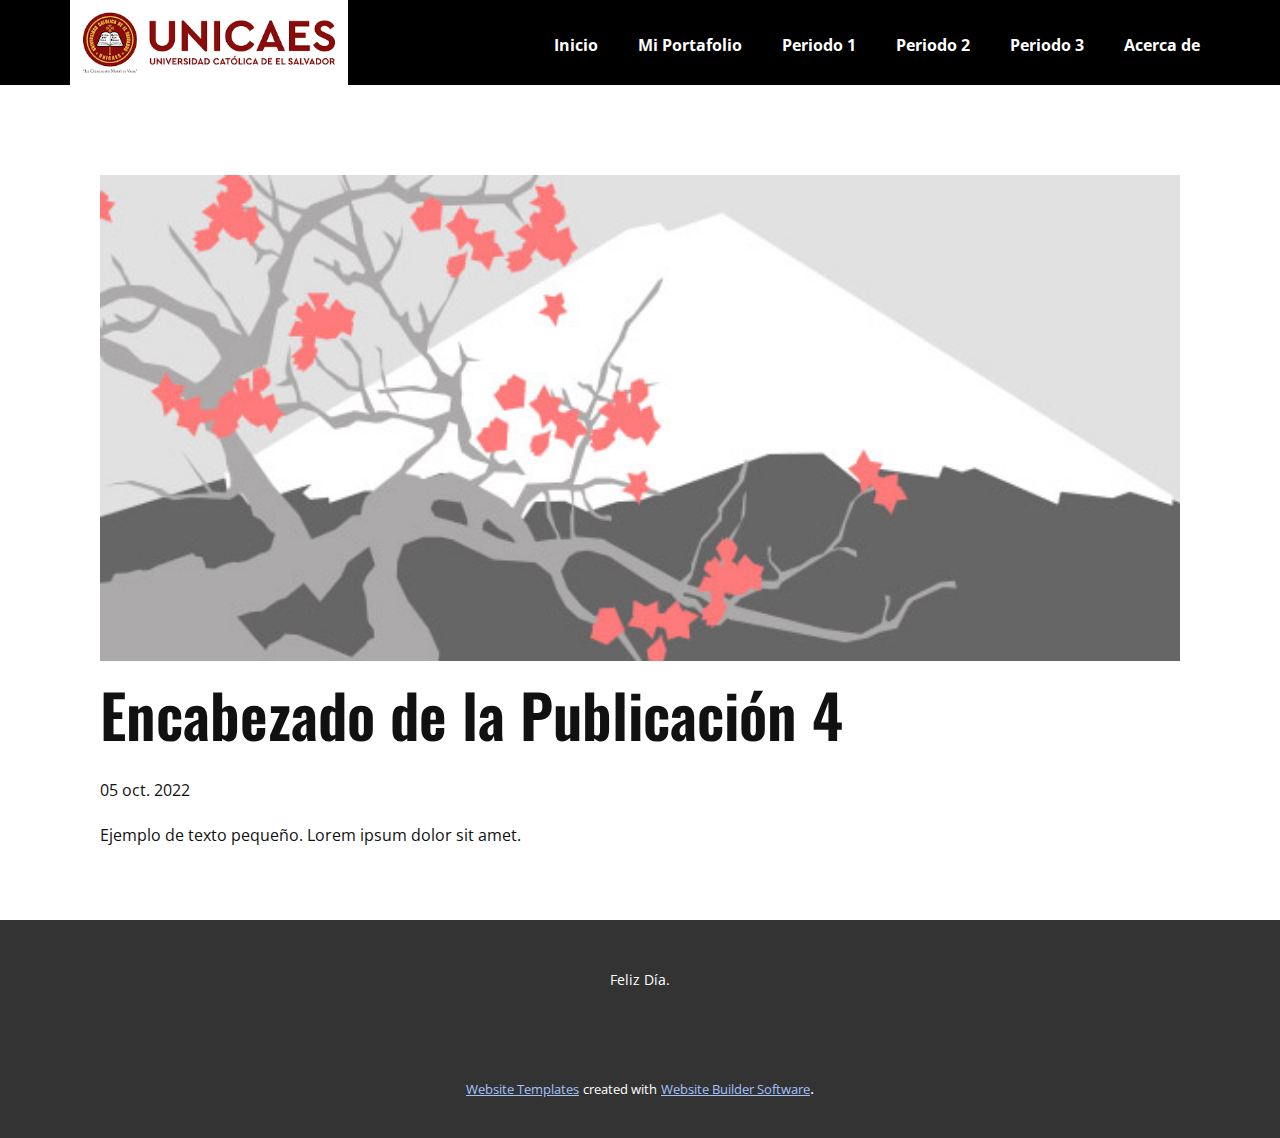
<file: blog/enviar-3.html>
<!DOCTYPE html>
<html style="font-size: 16px;" lang="es"><head>
    <meta name="viewport" content="width=device-width, initial-scale=1.0">
    <meta charset="utf-8">
    <meta name="keywords" content="Encabezado de la Publicación 1">
    <meta name="description" content="">
    <title>Encabezado de la Publicación 4</title>
    <link rel="stylesheet" href="../nicepage.css" media="screen">
<link rel="stylesheet" href="../Post-Template.css" media="screen">
    <script class="u-script" type="text/javascript" src="../jquery.js" defer=""></script>
    <script class="u-script" type="text/javascript" src="../nicepage.js" defer=""></script>
    <meta name="generator" content="Nicepage 5.0.7, nicepage.com">
    <link id="u-theme-google-font" rel="stylesheet" href="https://fonts.googleapis.com/css?family=Oswald:200,300,400,500,600,700|Open+Sans:300,300i,400,400i,500,500i,600,600i,700,700i,800,800i">
    
    
    <script type="application/ld+json">{
		"@context": "http://schema.org",
		"@type": "Organization",
		"name": "Site1",
		"logo": "images/descarga.png"
}</script>
    <meta name="theme-color" content="#1659d7">
  </head>
  <body class="u-body u-xl-mode" data-lang="es"><header class="u-black u-clearfix u-header u-header" id="sec-805b"><div class="u-clearfix u-sheet u-sheet-1">
        <a href="https://nicepage.com" class="u-image u-logo u-image-1" data-image-width="406" data-image-height="124">
          <img src="../images/descarga.png" class="u-logo-image u-logo-image-1">
        </a>
        <nav class="u-menu u-menu-dropdown u-offcanvas u-menu-1" data-responsive-from="MD">
          <div class="menu-collapse" style="font-size: 1rem; letter-spacing: 0px; font-weight: 700;">
            <a class="u-button-style u-custom-active-border-color u-custom-active-color u-custom-border u-custom-border-color u-custom-borders u-custom-hover-border-color u-custom-hover-color u-custom-left-right-menu-spacing u-custom-padding-bottom u-custom-text-active-color u-custom-text-color u-custom-text-hover-color u-custom-top-bottom-menu-spacing u-nav-link u-text-active-palette-1-base u-text-hover-palette-2-base" href="#">
              <svg class="u-svg-link" viewBox="0 0 24 24"><use xmlns:xlink="http://www.w3.org/1999/xlink" xlink:href="#menu-hamburger"></use></svg>
              <svg class="u-svg-content" version="1.1" id="menu-hamburger" viewBox="0 0 16 16" x="0px" y="0px" xmlns:xlink="http://www.w3.org/1999/xlink" xmlns="http://www.w3.org/2000/svg"><g><rect y="1" width="16" height="2"></rect><rect y="7" width="16" height="2"></rect><rect y="13" width="16" height="2"></rect>
</g></svg>
            </a>
          </div>
          <div class="u-custom-menu u-nav-container">
            <ul class="u-nav u-spacing-20 u-unstyled u-nav-1"><li class="u-nav-item"><a class="u-border-active-palette-1-base u-border-hover-palette-1-base u-button-style u-nav-link u-text-active-palette-1-base u-text-hover-palette-2-base u-text-white" href="../Gestion_de_Servidores_WEB.html" style="padding: 10px;">Inicio</a>
</li><li class="u-nav-item"><a class="u-border-active-palette-1-base u-border-hover-palette-1-base u-button-style u-nav-link u-text-active-palette-1-base u-text-hover-palette-2-base u-text-white" href="../Gestion_de_Servidores_WEB.html" rel="nofollow" style="padding: 10px;">Mi Portafolio</a><div class="u-nav-popup"><ul class="u-h-spacing-20 u-nav u-unstyled u-v-spacing-10 u-nav-2"><li class="u-nav-item"><a class="u-button-style u-nav-link u-white" href="../Periodo1.html" target="_blank">Periodo 1</a>
</li><li class="u-nav-item"><a class="u-button-style u-nav-link u-white" href="../Periodo-2.html" target="_blank">Periodo 2</a>
</li><li class="u-nav-item"><a class="u-button-style u-nav-link u-white" href="../Periodo-3.html" target="_blank">Periodo 3</a>
</li></ul>
</div>
</li><li class="u-nav-item"><a class="u-border-active-palette-1-base u-border-hover-palette-1-base u-button-style u-nav-link u-text-active-palette-1-base u-text-hover-palette-2-base u-text-white" href="../Periodo1.html" target="_blank" style="padding: 10px;">Periodo 1</a>
</li><li class="u-nav-item"><a class="u-border-active-palette-1-base u-border-hover-palette-1-base u-button-style u-nav-link u-text-active-palette-1-base u-text-hover-palette-2-base u-text-white" href="../Periodo-2.html" target="_blank" style="padding: 10px;">Periodo 2</a>
</li><li class="u-nav-item"><a class="u-border-active-palette-1-base u-border-hover-palette-1-base u-button-style u-nav-link u-text-active-palette-1-base u-text-hover-palette-2-base u-text-white" href="../Periodo-3.html" target="_blank" style="padding: 10px;">Periodo 3</a>
</li><li class="u-nav-item"><a class="u-border-active-palette-1-base u-border-hover-palette-1-base u-button-style u-nav-link u-text-active-palette-1-base u-text-hover-palette-2-base u-text-white" href="../Acerca-de.html" style="padding: 10px;">Acerca de</a>
</li></ul>
          </div>
          <div class="u-custom-menu u-nav-container-collapse">
            <div class="u-black u-container-style u-inner-container-layout u-opacity u-opacity-95 u-sidenav">
              <div class="u-inner-container-layout u-sidenav-overflow">
                <div class="u-menu-close"></div>
                <ul class="u-align-center u-nav u-popupmenu-items u-unstyled u-nav-3"><li class="u-nav-item"><a class="u-button-style u-nav-link" href="../Gestion_de_Servidores_WEB.html">Inicio</a>
</li><li class="u-nav-item"><a class="u-button-style u-nav-link" href="../Gestion_de_Servidores_WEB.html" rel="nofollow">Mi Portafolio</a><div class="u-nav-popup"><ul class="u-h-spacing-20 u-nav u-unstyled u-v-spacing-10 u-nav-4"><li class="u-nav-item"><a class="u-button-style u-nav-link" href="../Periodo1.html" target="_blank">Periodo 1</a>
</li><li class="u-nav-item"><a class="u-button-style u-nav-link" href="../Periodo-2.html" target="_blank">Periodo 2</a>
</li><li class="u-nav-item"><a class="u-button-style u-nav-link" href="../Periodo-3.html" target="_blank">Periodo 3</a>
</li></ul>
</div>
</li><li class="u-nav-item"><a class="u-button-style u-nav-link" href="../Periodo1.html" target="_blank">Periodo 1</a>
</li><li class="u-nav-item"><a class="u-button-style u-nav-link" href="../Periodo-2.html" target="_blank">Periodo 2</a>
</li><li class="u-nav-item"><a class="u-button-style u-nav-link" href="../Periodo-3.html" target="_blank">Periodo 3</a>
</li><li class="u-nav-item"><a class="u-button-style u-nav-link" href="../Acerca-de.html">Acerca de</a>
</li></ul>
              </div>
            </div>
            <div class="u-black u-menu-overlay u-opacity u-opacity-70"></div>
          </div>
        </nav>
      </div></header>
    <section class="u-align-center u-clearfix u-section-1" id="sec-1611">
      <div class="u-clearfix u-sheet u-valign-middle-md u-valign-middle-sm u-valign-middle-xs u-sheet-1"><!--post_details--><!--post_details_options_json--><!--{"source":""}--><!--/post_details_options_json--><!--blog_post-->
        <div class="u-container-style u-expanded-width u-post-details u-post-details-1">
          <div class="u-container-layout u-valign-middle u-container-layout-1"><!--blog_post_image-->
            <img alt="" class="u-blog-control u-expanded-width u-image u-image-default u-image-1" src="../images/0fd3416c.jpeg"><!--/blog_post_image--><!--blog_post_header-->
            <h2 class="u-blog-control u-text u-text-1">Encabezado de la Publicación 4</h2><!--/blog_post_header--><!--blog_post_metadata-->
            <div class="u-blog-control u-metadata u-metadata-1"><!--blog_post_metadata_date-->
              <span class="u-meta-date u-meta-icon">05 oct. 2022</span><!--/blog_post_metadata_date--><!--blog_post_metadata_category-->
              <!--/blog_post_metadata_category--><!--blog_post_metadata_comments-->
              <!--/blog_post_metadata_comments-->
            </div><!--/blog_post_metadata--><!--blog_post_content-->
            <div class="u-align-justify u-blog-control u-post-content u-text u-text-2 fr-view">
  Ejemplo de texto pequeño. Lorem ipsum dolor sit amet.
  </div><!--/blog_post_content-->
          </div>
        </div><!--/blog_post--><!--/post_details-->
      </div>
    </section>
    
    
    <footer class="u-align-center u-clearfix u-footer u-grey-80 u-footer" id="sec-5aa7"><div class="u-clearfix u-sheet u-sheet-1">
        <p class="u-small-text u-text u-text-variant u-text-1" data-lang-en="Sample text. Click to select the Text Element.">Feliz Día.</p>
      </div></footer>
    <section class="u-backlink u-clearfix u-grey-80">
      <a class="u-link" href="https://nicepage.com/website-templates" target="_blank">
        <span>Website Templates</span>
      </a>
      <p class="u-text">
        <span>created with</span>
      </p>
      <a class="u-link" href="" target="_blank">
        <span>Website Builder Software</span>
      </a>. 
    </section>
  
</body></html>
</file>
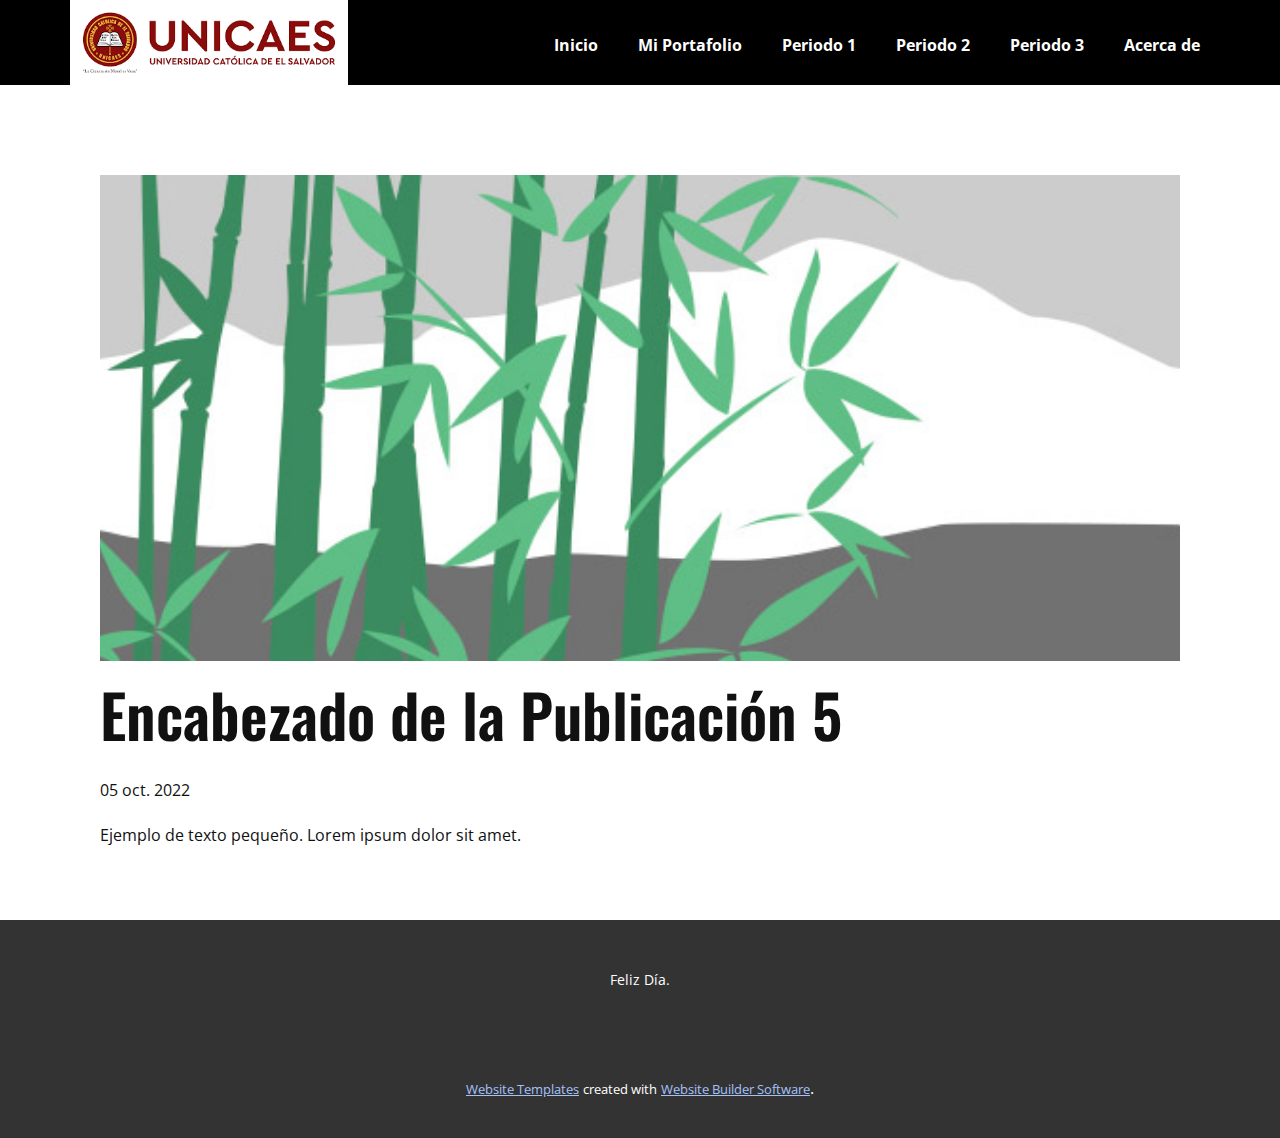
<file: blog/enviar-4.html>
<!DOCTYPE html>
<html style="font-size: 16px;" lang="es"><head>
    <meta name="viewport" content="width=device-width, initial-scale=1.0">
    <meta charset="utf-8">
    <meta name="keywords" content="Encabezado de la Publicación 1">
    <meta name="description" content="">
    <title>Encabezado de la Publicación 5</title>
    <link rel="stylesheet" href="../nicepage.css" media="screen">
<link rel="stylesheet" href="../Post-Template.css" media="screen">
    <script class="u-script" type="text/javascript" src="../jquery.js" defer=""></script>
    <script class="u-script" type="text/javascript" src="../nicepage.js" defer=""></script>
    <meta name="generator" content="Nicepage 5.0.7, nicepage.com">
    <link id="u-theme-google-font" rel="stylesheet" href="https://fonts.googleapis.com/css?family=Oswald:200,300,400,500,600,700|Open+Sans:300,300i,400,400i,500,500i,600,600i,700,700i,800,800i">
    
    
    <script type="application/ld+json">{
		"@context": "http://schema.org",
		"@type": "Organization",
		"name": "Site1",
		"logo": "images/descarga.png"
}</script>
    <meta name="theme-color" content="#1659d7">
  </head>
  <body class="u-body u-xl-mode" data-lang="es"><header class="u-black u-clearfix u-header u-header" id="sec-805b"><div class="u-clearfix u-sheet u-sheet-1">
        <a href="https://nicepage.com" class="u-image u-logo u-image-1" data-image-width="406" data-image-height="124">
          <img src="../images/descarga.png" class="u-logo-image u-logo-image-1">
        </a>
        <nav class="u-menu u-menu-dropdown u-offcanvas u-menu-1" data-responsive-from="MD">
          <div class="menu-collapse" style="font-size: 1rem; letter-spacing: 0px; font-weight: 700;">
            <a class="u-button-style u-custom-active-border-color u-custom-active-color u-custom-border u-custom-border-color u-custom-borders u-custom-hover-border-color u-custom-hover-color u-custom-left-right-menu-spacing u-custom-padding-bottom u-custom-text-active-color u-custom-text-color u-custom-text-hover-color u-custom-top-bottom-menu-spacing u-nav-link u-text-active-palette-1-base u-text-hover-palette-2-base" href="#">
              <svg class="u-svg-link" viewBox="0 0 24 24"><use xmlns:xlink="http://www.w3.org/1999/xlink" xlink:href="#menu-hamburger"></use></svg>
              <svg class="u-svg-content" version="1.1" id="menu-hamburger" viewBox="0 0 16 16" x="0px" y="0px" xmlns:xlink="http://www.w3.org/1999/xlink" xmlns="http://www.w3.org/2000/svg"><g><rect y="1" width="16" height="2"></rect><rect y="7" width="16" height="2"></rect><rect y="13" width="16" height="2"></rect>
</g></svg>
            </a>
          </div>
          <div class="u-custom-menu u-nav-container">
            <ul class="u-nav u-spacing-20 u-unstyled u-nav-1"><li class="u-nav-item"><a class="u-border-active-palette-1-base u-border-hover-palette-1-base u-button-style u-nav-link u-text-active-palette-1-base u-text-hover-palette-2-base u-text-white" href="../Gestion_de_Servidores_WEB.html" style="padding: 10px;">Inicio</a>
</li><li class="u-nav-item"><a class="u-border-active-palette-1-base u-border-hover-palette-1-base u-button-style u-nav-link u-text-active-palette-1-base u-text-hover-palette-2-base u-text-white" href="../Gestion_de_Servidores_WEB.html" rel="nofollow" style="padding: 10px;">Mi Portafolio</a><div class="u-nav-popup"><ul class="u-h-spacing-20 u-nav u-unstyled u-v-spacing-10 u-nav-2"><li class="u-nav-item"><a class="u-button-style u-nav-link u-white" href="../Periodo1.html" target="_blank">Periodo 1</a>
</li><li class="u-nav-item"><a class="u-button-style u-nav-link u-white" href="../Periodo-2.html" target="_blank">Periodo 2</a>
</li><li class="u-nav-item"><a class="u-button-style u-nav-link u-white" href="../Periodo-3.html" target="_blank">Periodo 3</a>
</li></ul>
</div>
</li><li class="u-nav-item"><a class="u-border-active-palette-1-base u-border-hover-palette-1-base u-button-style u-nav-link u-text-active-palette-1-base u-text-hover-palette-2-base u-text-white" href="../Periodo1.html" target="_blank" style="padding: 10px;">Periodo 1</a>
</li><li class="u-nav-item"><a class="u-border-active-palette-1-base u-border-hover-palette-1-base u-button-style u-nav-link u-text-active-palette-1-base u-text-hover-palette-2-base u-text-white" href="../Periodo-2.html" target="_blank" style="padding: 10px;">Periodo 2</a>
</li><li class="u-nav-item"><a class="u-border-active-palette-1-base u-border-hover-palette-1-base u-button-style u-nav-link u-text-active-palette-1-base u-text-hover-palette-2-base u-text-white" href="../Periodo-3.html" target="_blank" style="padding: 10px;">Periodo 3</a>
</li><li class="u-nav-item"><a class="u-border-active-palette-1-base u-border-hover-palette-1-base u-button-style u-nav-link u-text-active-palette-1-base u-text-hover-palette-2-base u-text-white" href="../Acerca-de.html" style="padding: 10px;">Acerca de</a>
</li></ul>
          </div>
          <div class="u-custom-menu u-nav-container-collapse">
            <div class="u-black u-container-style u-inner-container-layout u-opacity u-opacity-95 u-sidenav">
              <div class="u-inner-container-layout u-sidenav-overflow">
                <div class="u-menu-close"></div>
                <ul class="u-align-center u-nav u-popupmenu-items u-unstyled u-nav-3"><li class="u-nav-item"><a class="u-button-style u-nav-link" href="../Gestion_de_Servidores_WEB.html">Inicio</a>
</li><li class="u-nav-item"><a class="u-button-style u-nav-link" href="../Gestion_de_Servidores_WEB.html" rel="nofollow">Mi Portafolio</a><div class="u-nav-popup"><ul class="u-h-spacing-20 u-nav u-unstyled u-v-spacing-10 u-nav-4"><li class="u-nav-item"><a class="u-button-style u-nav-link" href="../Periodo1.html" target="_blank">Periodo 1</a>
</li><li class="u-nav-item"><a class="u-button-style u-nav-link" href="../Periodo-2.html" target="_blank">Periodo 2</a>
</li><li class="u-nav-item"><a class="u-button-style u-nav-link" href="../Periodo-3.html" target="_blank">Periodo 3</a>
</li></ul>
</div>
</li><li class="u-nav-item"><a class="u-button-style u-nav-link" href="../Periodo1.html" target="_blank">Periodo 1</a>
</li><li class="u-nav-item"><a class="u-button-style u-nav-link" href="../Periodo-2.html" target="_blank">Periodo 2</a>
</li><li class="u-nav-item"><a class="u-button-style u-nav-link" href="../Periodo-3.html" target="_blank">Periodo 3</a>
</li><li class="u-nav-item"><a class="u-button-style u-nav-link" href="../Acerca-de.html">Acerca de</a>
</li></ul>
              </div>
            </div>
            <div class="u-black u-menu-overlay u-opacity u-opacity-70"></div>
          </div>
        </nav>
      </div></header>
    <section class="u-align-center u-clearfix u-section-1" id="sec-1611">
      <div class="u-clearfix u-sheet u-valign-middle-md u-valign-middle-sm u-valign-middle-xs u-sheet-1"><!--post_details--><!--post_details_options_json--><!--{"source":""}--><!--/post_details_options_json--><!--blog_post-->
        <div class="u-container-style u-expanded-width u-post-details u-post-details-1">
          <div class="u-container-layout u-valign-middle u-container-layout-1"><!--blog_post_image-->
            <img alt="" class="u-blog-control u-expanded-width u-image u-image-default u-image-1" src="../images/68f64b9d.jpeg"><!--/blog_post_image--><!--blog_post_header-->
            <h2 class="u-blog-control u-text u-text-1">Encabezado de la Publicación 5</h2><!--/blog_post_header--><!--blog_post_metadata-->
            <div class="u-blog-control u-metadata u-metadata-1"><!--blog_post_metadata_date-->
              <span class="u-meta-date u-meta-icon">05 oct. 2022</span><!--/blog_post_metadata_date--><!--blog_post_metadata_category-->
              <!--/blog_post_metadata_category--><!--blog_post_metadata_comments-->
              <!--/blog_post_metadata_comments-->
            </div><!--/blog_post_metadata--><!--blog_post_content-->
            <div class="u-align-justify u-blog-control u-post-content u-text u-text-2 fr-view">
  Ejemplo de texto pequeño. Lorem ipsum dolor sit amet.
  </div><!--/blog_post_content-->
          </div>
        </div><!--/blog_post--><!--/post_details-->
      </div>
    </section>
    
    
    <footer class="u-align-center u-clearfix u-footer u-grey-80 u-footer" id="sec-5aa7"><div class="u-clearfix u-sheet u-sheet-1">
        <p class="u-small-text u-text u-text-variant u-text-1" data-lang-en="Sample text. Click to select the Text Element.">Feliz Día.</p>
      </div></footer>
    <section class="u-backlink u-clearfix u-grey-80">
      <a class="u-link" href="https://nicepage.com/website-templates" target="_blank">
        <span>Website Templates</span>
      </a>
      <p class="u-text">
        <span>created with</span>
      </p>
      <a class="u-link" href="" target="_blank">
        <span>Website Builder Software</span>
      </a>. 
    </section>
  
</body></html>
</file>
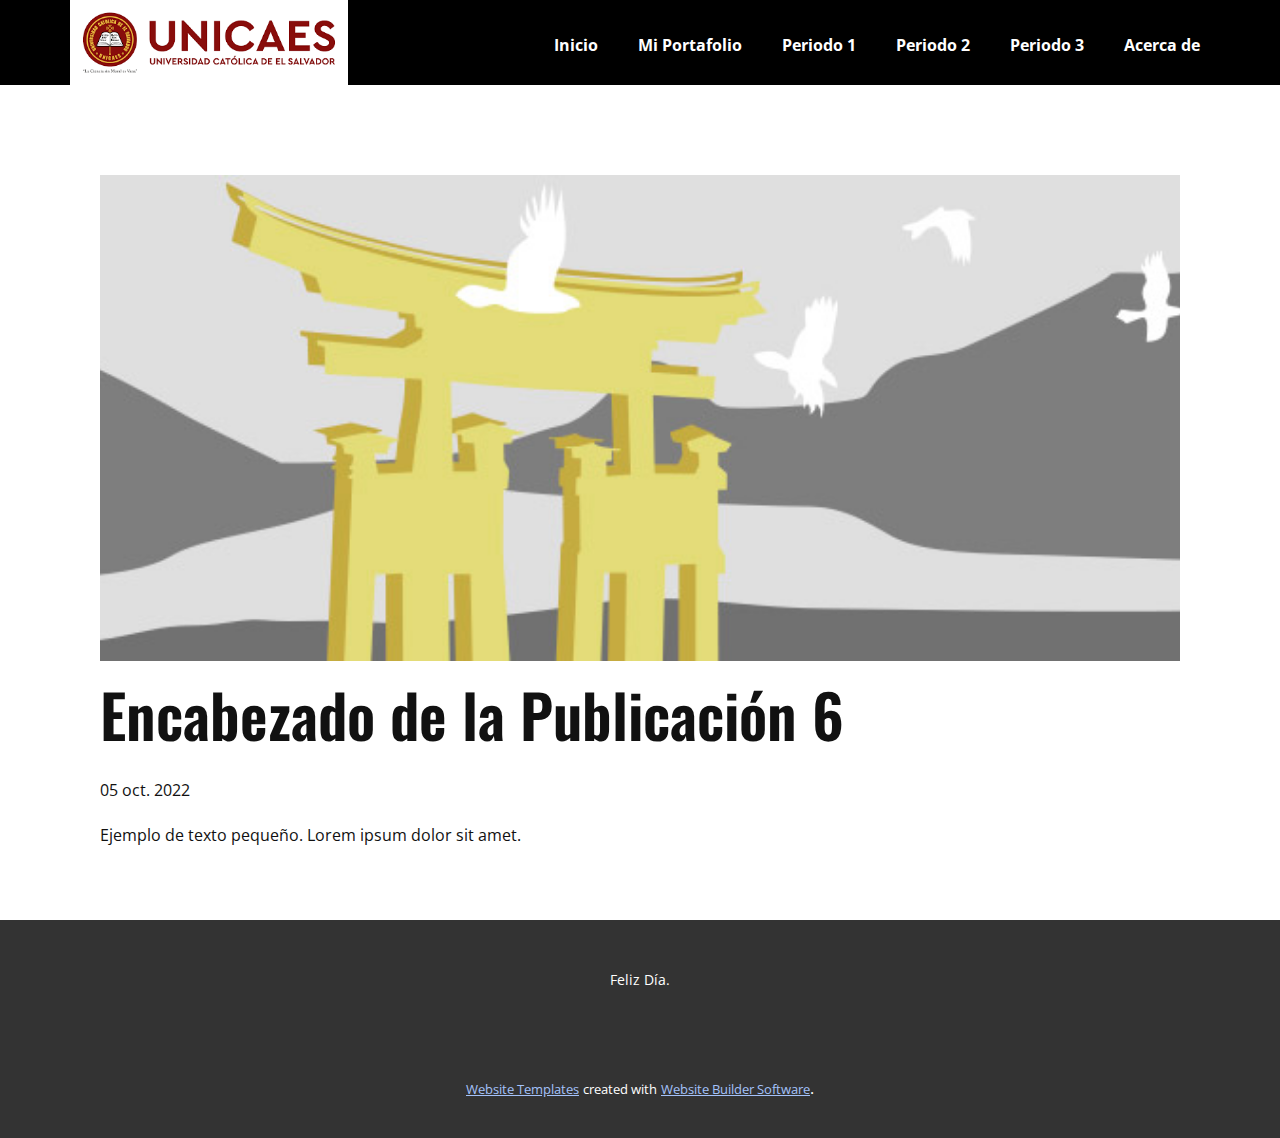
<file: blog/enviar-5.html>
<!DOCTYPE html>
<html style="font-size: 16px;" lang="es"><head>
    <meta name="viewport" content="width=device-width, initial-scale=1.0">
    <meta charset="utf-8">
    <meta name="keywords" content="Encabezado de la Publicación 1">
    <meta name="description" content="">
    <title>Encabezado de la Publicación 6</title>
    <link rel="stylesheet" href="../nicepage.css" media="screen">
<link rel="stylesheet" href="../Post-Template.css" media="screen">
    <script class="u-script" type="text/javascript" src="../jquery.js" defer=""></script>
    <script class="u-script" type="text/javascript" src="../nicepage.js" defer=""></script>
    <meta name="generator" content="Nicepage 5.0.7, nicepage.com">
    <link id="u-theme-google-font" rel="stylesheet" href="https://fonts.googleapis.com/css?family=Oswald:200,300,400,500,600,700|Open+Sans:300,300i,400,400i,500,500i,600,600i,700,700i,800,800i">
    
    
    <script type="application/ld+json">{
		"@context": "http://schema.org",
		"@type": "Organization",
		"name": "Site1",
		"logo": "images/descarga.png"
}</script>
    <meta name="theme-color" content="#1659d7">
  </head>
  <body class="u-body u-xl-mode" data-lang="es"><header class="u-black u-clearfix u-header u-header" id="sec-805b"><div class="u-clearfix u-sheet u-sheet-1">
        <a href="https://nicepage.com" class="u-image u-logo u-image-1" data-image-width="406" data-image-height="124">
          <img src="../images/descarga.png" class="u-logo-image u-logo-image-1">
        </a>
        <nav class="u-menu u-menu-dropdown u-offcanvas u-menu-1" data-responsive-from="MD">
          <div class="menu-collapse" style="font-size: 1rem; letter-spacing: 0px; font-weight: 700;">
            <a class="u-button-style u-custom-active-border-color u-custom-active-color u-custom-border u-custom-border-color u-custom-borders u-custom-hover-border-color u-custom-hover-color u-custom-left-right-menu-spacing u-custom-padding-bottom u-custom-text-active-color u-custom-text-color u-custom-text-hover-color u-custom-top-bottom-menu-spacing u-nav-link u-text-active-palette-1-base u-text-hover-palette-2-base" href="#">
              <svg class="u-svg-link" viewBox="0 0 24 24"><use xmlns:xlink="http://www.w3.org/1999/xlink" xlink:href="#menu-hamburger"></use></svg>
              <svg class="u-svg-content" version="1.1" id="menu-hamburger" viewBox="0 0 16 16" x="0px" y="0px" xmlns:xlink="http://www.w3.org/1999/xlink" xmlns="http://www.w3.org/2000/svg"><g><rect y="1" width="16" height="2"></rect><rect y="7" width="16" height="2"></rect><rect y="13" width="16" height="2"></rect>
</g></svg>
            </a>
          </div>
          <div class="u-custom-menu u-nav-container">
            <ul class="u-nav u-spacing-20 u-unstyled u-nav-1"><li class="u-nav-item"><a class="u-border-active-palette-1-base u-border-hover-palette-1-base u-button-style u-nav-link u-text-active-palette-1-base u-text-hover-palette-2-base u-text-white" href="../Gestion_de_Servidores_WEB.html" style="padding: 10px;">Inicio</a>
</li><li class="u-nav-item"><a class="u-border-active-palette-1-base u-border-hover-palette-1-base u-button-style u-nav-link u-text-active-palette-1-base u-text-hover-palette-2-base u-text-white" href="../Gestion_de_Servidores_WEB.html" rel="nofollow" style="padding: 10px;">Mi Portafolio</a><div class="u-nav-popup"><ul class="u-h-spacing-20 u-nav u-unstyled u-v-spacing-10 u-nav-2"><li class="u-nav-item"><a class="u-button-style u-nav-link u-white" href="../Periodo1.html" target="_blank">Periodo 1</a>
</li><li class="u-nav-item"><a class="u-button-style u-nav-link u-white" href="../Periodo-2.html" target="_blank">Periodo 2</a>
</li><li class="u-nav-item"><a class="u-button-style u-nav-link u-white" href="../Periodo-3.html" target="_blank">Periodo 3</a>
</li></ul>
</div>
</li><li class="u-nav-item"><a class="u-border-active-palette-1-base u-border-hover-palette-1-base u-button-style u-nav-link u-text-active-palette-1-base u-text-hover-palette-2-base u-text-white" href="../Periodo1.html" target="_blank" style="padding: 10px;">Periodo 1</a>
</li><li class="u-nav-item"><a class="u-border-active-palette-1-base u-border-hover-palette-1-base u-button-style u-nav-link u-text-active-palette-1-base u-text-hover-palette-2-base u-text-white" href="../Periodo-2.html" target="_blank" style="padding: 10px;">Periodo 2</a>
</li><li class="u-nav-item"><a class="u-border-active-palette-1-base u-border-hover-palette-1-base u-button-style u-nav-link u-text-active-palette-1-base u-text-hover-palette-2-base u-text-white" href="../Periodo-3.html" target="_blank" style="padding: 10px;">Periodo 3</a>
</li><li class="u-nav-item"><a class="u-border-active-palette-1-base u-border-hover-palette-1-base u-button-style u-nav-link u-text-active-palette-1-base u-text-hover-palette-2-base u-text-white" href="../Acerca-de.html" style="padding: 10px;">Acerca de</a>
</li></ul>
          </div>
          <div class="u-custom-menu u-nav-container-collapse">
            <div class="u-black u-container-style u-inner-container-layout u-opacity u-opacity-95 u-sidenav">
              <div class="u-inner-container-layout u-sidenav-overflow">
                <div class="u-menu-close"></div>
                <ul class="u-align-center u-nav u-popupmenu-items u-unstyled u-nav-3"><li class="u-nav-item"><a class="u-button-style u-nav-link" href="../Gestion_de_Servidores_WEB.html">Inicio</a>
</li><li class="u-nav-item"><a class="u-button-style u-nav-link" href="../Gestion_de_Servidores_WEB.html" rel="nofollow">Mi Portafolio</a><div class="u-nav-popup"><ul class="u-h-spacing-20 u-nav u-unstyled u-v-spacing-10 u-nav-4"><li class="u-nav-item"><a class="u-button-style u-nav-link" href="../Periodo1.html" target="_blank">Periodo 1</a>
</li><li class="u-nav-item"><a class="u-button-style u-nav-link" href="../Periodo-2.html" target="_blank">Periodo 2</a>
</li><li class="u-nav-item"><a class="u-button-style u-nav-link" href="../Periodo-3.html" target="_blank">Periodo 3</a>
</li></ul>
</div>
</li><li class="u-nav-item"><a class="u-button-style u-nav-link" href="../Periodo1.html" target="_blank">Periodo 1</a>
</li><li class="u-nav-item"><a class="u-button-style u-nav-link" href="../Periodo-2.html" target="_blank">Periodo 2</a>
</li><li class="u-nav-item"><a class="u-button-style u-nav-link" href="../Periodo-3.html" target="_blank">Periodo 3</a>
</li><li class="u-nav-item"><a class="u-button-style u-nav-link" href="../Acerca-de.html">Acerca de</a>
</li></ul>
              </div>
            </div>
            <div class="u-black u-menu-overlay u-opacity u-opacity-70"></div>
          </div>
        </nav>
      </div></header>
    <section class="u-align-center u-clearfix u-section-1" id="sec-1611">
      <div class="u-clearfix u-sheet u-valign-middle-md u-valign-middle-sm u-valign-middle-xs u-sheet-1"><!--post_details--><!--post_details_options_json--><!--{"source":""}--><!--/post_details_options_json--><!--blog_post-->
        <div class="u-container-style u-expanded-width u-post-details u-post-details-1">
          <div class="u-container-layout u-valign-middle u-container-layout-1"><!--blog_post_image-->
            <img alt="" class="u-blog-control u-expanded-width u-image u-image-default u-image-1" src="../images/8ad73f3c.jpeg"><!--/blog_post_image--><!--blog_post_header-->
            <h2 class="u-blog-control u-text u-text-1">Encabezado de la Publicación 6</h2><!--/blog_post_header--><!--blog_post_metadata-->
            <div class="u-blog-control u-metadata u-metadata-1"><!--blog_post_metadata_date-->
              <span class="u-meta-date u-meta-icon">05 oct. 2022</span><!--/blog_post_metadata_date--><!--blog_post_metadata_category-->
              <!--/blog_post_metadata_category--><!--blog_post_metadata_comments-->
              <!--/blog_post_metadata_comments-->
            </div><!--/blog_post_metadata--><!--blog_post_content-->
            <div class="u-align-justify u-blog-control u-post-content u-text u-text-2 fr-view">
  Ejemplo de texto pequeño. Lorem ipsum dolor sit amet.
  </div><!--/blog_post_content-->
          </div>
        </div><!--/blog_post--><!--/post_details-->
      </div>
    </section>
    
    
    <footer class="u-align-center u-clearfix u-footer u-grey-80 u-footer" id="sec-5aa7"><div class="u-clearfix u-sheet u-sheet-1">
        <p class="u-small-text u-text u-text-variant u-text-1" data-lang-en="Sample text. Click to select the Text Element.">Feliz Día.</p>
      </div></footer>
    <section class="u-backlink u-clearfix u-grey-80">
      <a class="u-link" href="https://nicepage.com/website-templates" target="_blank">
        <span>Website Templates</span>
      </a>
      <p class="u-text">
        <span>created with</span>
      </p>
      <a class="u-link" href="" target="_blank">
        <span>Website Builder Software</span>
      </a>. 
    </section>
  
</body></html>
</file>
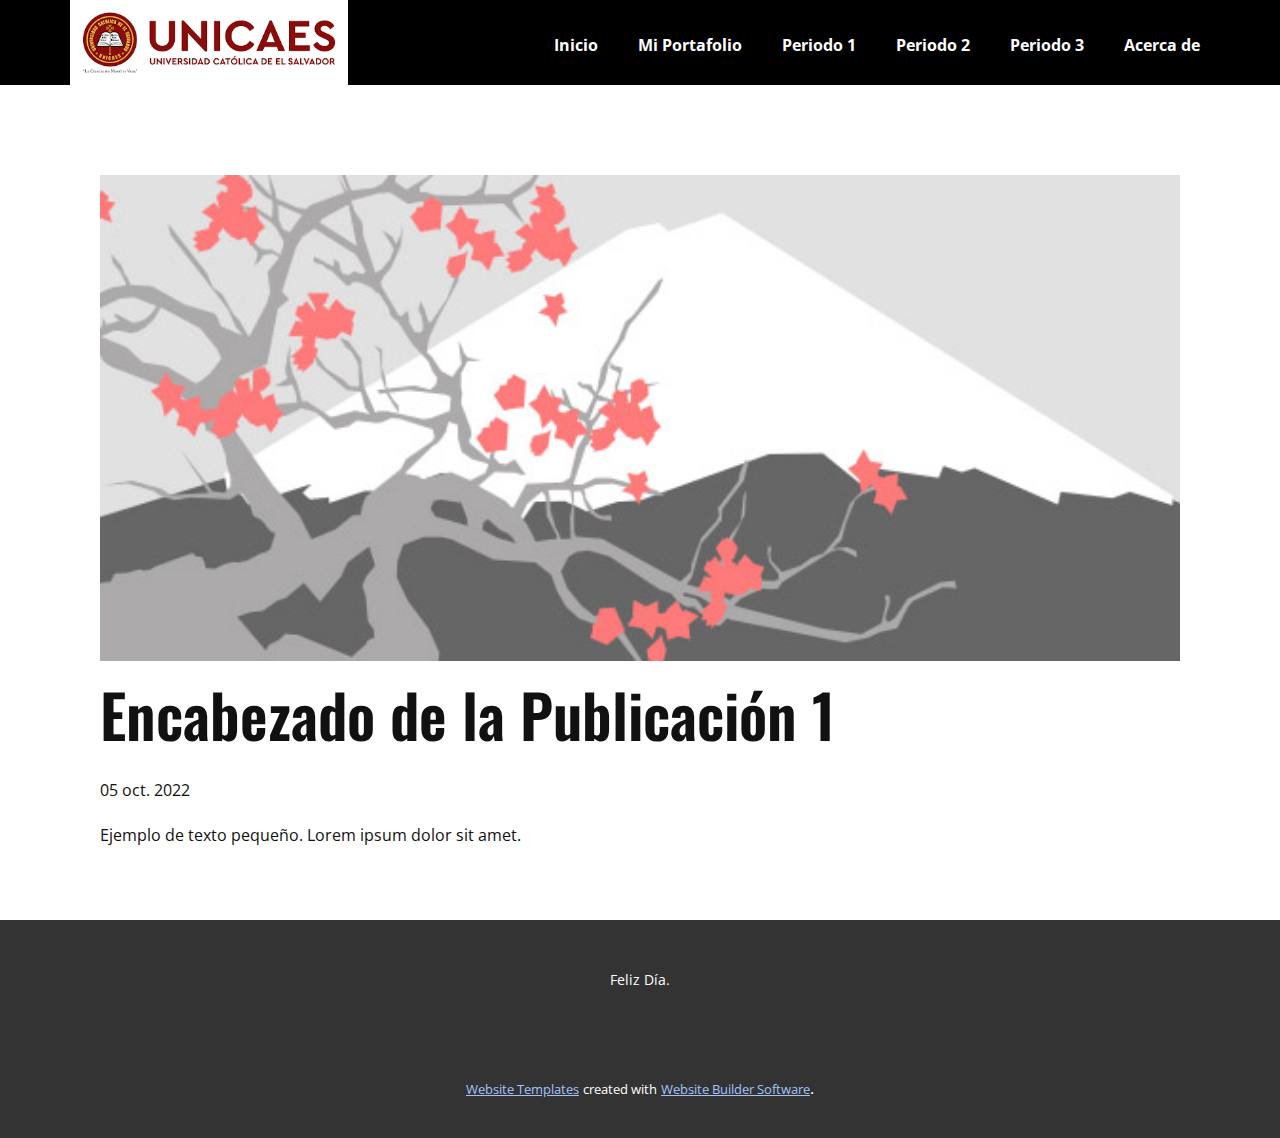
<file: blog/enviar.html>
<!DOCTYPE html>
<html style="font-size: 16px;" lang="es"><head>
    <meta name="viewport" content="width=device-width, initial-scale=1.0">
    <meta charset="utf-8">
    <meta name="keywords" content="Encabezado de la Publicación 1">
    <meta name="description" content="">
    <title>Encabezado de la Publicación 1</title>
    <link rel="stylesheet" href="../nicepage.css" media="screen">
<link rel="stylesheet" href="../Post-Template.css" media="screen">
    <script class="u-script" type="text/javascript" src="../jquery.js" defer=""></script>
    <script class="u-script" type="text/javascript" src="../nicepage.js" defer=""></script>
    <meta name="generator" content="Nicepage 5.0.7, nicepage.com">
    <link id="u-theme-google-font" rel="stylesheet" href="https://fonts.googleapis.com/css?family=Oswald:200,300,400,500,600,700|Open+Sans:300,300i,400,400i,500,500i,600,600i,700,700i,800,800i">
    
    
    <script type="application/ld+json">{
		"@context": "http://schema.org",
		"@type": "Organization",
		"name": "Site1",
		"logo": "images/descarga.png"
}</script>
    <meta name="theme-color" content="#1659d7">
  </head>
  <body class="u-body u-xl-mode" data-lang="es"><header class="u-black u-clearfix u-header u-header" id="sec-805b"><div class="u-clearfix u-sheet u-sheet-1">
        <a href="https://nicepage.com" class="u-image u-logo u-image-1" data-image-width="406" data-image-height="124">
          <img src="../images/descarga.png" class="u-logo-image u-logo-image-1">
        </a>
        <nav class="u-menu u-menu-dropdown u-offcanvas u-menu-1" data-responsive-from="MD">
          <div class="menu-collapse" style="font-size: 1rem; letter-spacing: 0px; font-weight: 700;">
            <a class="u-button-style u-custom-active-border-color u-custom-active-color u-custom-border u-custom-border-color u-custom-borders u-custom-hover-border-color u-custom-hover-color u-custom-left-right-menu-spacing u-custom-padding-bottom u-custom-text-active-color u-custom-text-color u-custom-text-hover-color u-custom-top-bottom-menu-spacing u-nav-link u-text-active-palette-1-base u-text-hover-palette-2-base" href="#">
              <svg class="u-svg-link" viewBox="0 0 24 24"><use xmlns:xlink="http://www.w3.org/1999/xlink" xlink:href="#menu-hamburger"></use></svg>
              <svg class="u-svg-content" version="1.1" id="menu-hamburger" viewBox="0 0 16 16" x="0px" y="0px" xmlns:xlink="http://www.w3.org/1999/xlink" xmlns="http://www.w3.org/2000/svg"><g><rect y="1" width="16" height="2"></rect><rect y="7" width="16" height="2"></rect><rect y="13" width="16" height="2"></rect>
</g></svg>
            </a>
          </div>
          <div class="u-custom-menu u-nav-container">
            <ul class="u-nav u-spacing-20 u-unstyled u-nav-1"><li class="u-nav-item"><a class="u-border-active-palette-1-base u-border-hover-palette-1-base u-button-style u-nav-link u-text-active-palette-1-base u-text-hover-palette-2-base u-text-white" href="../Gestion_de_Servidores_WEB.html" style="padding: 10px;">Inicio</a>
</li><li class="u-nav-item"><a class="u-border-active-palette-1-base u-border-hover-palette-1-base u-button-style u-nav-link u-text-active-palette-1-base u-text-hover-palette-2-base u-text-white" href="../Gestion_de_Servidores_WEB.html" rel="nofollow" style="padding: 10px;">Mi Portafolio</a><div class="u-nav-popup"><ul class="u-h-spacing-20 u-nav u-unstyled u-v-spacing-10 u-nav-2"><li class="u-nav-item"><a class="u-button-style u-nav-link u-white" href="../Periodo1.html" target="_blank">Periodo 1</a>
</li><li class="u-nav-item"><a class="u-button-style u-nav-link u-white" href="../Periodo-2.html" target="_blank">Periodo 2</a>
</li><li class="u-nav-item"><a class="u-button-style u-nav-link u-white" href="../Periodo-3.html" target="_blank">Periodo 3</a>
</li></ul>
</div>
</li><li class="u-nav-item"><a class="u-border-active-palette-1-base u-border-hover-palette-1-base u-button-style u-nav-link u-text-active-palette-1-base u-text-hover-palette-2-base u-text-white" href="../Periodo1.html" target="_blank" style="padding: 10px;">Periodo 1</a>
</li><li class="u-nav-item"><a class="u-border-active-palette-1-base u-border-hover-palette-1-base u-button-style u-nav-link u-text-active-palette-1-base u-text-hover-palette-2-base u-text-white" href="../Periodo-2.html" target="_blank" style="padding: 10px;">Periodo 2</a>
</li><li class="u-nav-item"><a class="u-border-active-palette-1-base u-border-hover-palette-1-base u-button-style u-nav-link u-text-active-palette-1-base u-text-hover-palette-2-base u-text-white" href="../Periodo-3.html" target="_blank" style="padding: 10px;">Periodo 3</a>
</li><li class="u-nav-item"><a class="u-border-active-palette-1-base u-border-hover-palette-1-base u-button-style u-nav-link u-text-active-palette-1-base u-text-hover-palette-2-base u-text-white" href="../Acerca-de.html" style="padding: 10px;">Acerca de</a>
</li></ul>
          </div>
          <div class="u-custom-menu u-nav-container-collapse">
            <div class="u-black u-container-style u-inner-container-layout u-opacity u-opacity-95 u-sidenav">
              <div class="u-inner-container-layout u-sidenav-overflow">
                <div class="u-menu-close"></div>
                <ul class="u-align-center u-nav u-popupmenu-items u-unstyled u-nav-3"><li class="u-nav-item"><a class="u-button-style u-nav-link" href="../Gestion_de_Servidores_WEB.html">Inicio</a>
</li><li class="u-nav-item"><a class="u-button-style u-nav-link" href="../Gestion_de_Servidores_WEB.html" rel="nofollow">Mi Portafolio</a><div class="u-nav-popup"><ul class="u-h-spacing-20 u-nav u-unstyled u-v-spacing-10 u-nav-4"><li class="u-nav-item"><a class="u-button-style u-nav-link" href="../Periodo1.html" target="_blank">Periodo 1</a>
</li><li class="u-nav-item"><a class="u-button-style u-nav-link" href="../Periodo-2.html" target="_blank">Periodo 2</a>
</li><li class="u-nav-item"><a class="u-button-style u-nav-link" href="../Periodo-3.html" target="_blank">Periodo 3</a>
</li></ul>
</div>
</li><li class="u-nav-item"><a class="u-button-style u-nav-link" href="../Periodo1.html" target="_blank">Periodo 1</a>
</li><li class="u-nav-item"><a class="u-button-style u-nav-link" href="../Periodo-2.html" target="_blank">Periodo 2</a>
</li><li class="u-nav-item"><a class="u-button-style u-nav-link" href="../Periodo-3.html" target="_blank">Periodo 3</a>
</li><li class="u-nav-item"><a class="u-button-style u-nav-link" href="../Acerca-de.html">Acerca de</a>
</li></ul>
              </div>
            </div>
            <div class="u-black u-menu-overlay u-opacity u-opacity-70"></div>
          </div>
        </nav>
      </div></header>
    <section class="u-align-center u-clearfix u-section-1" id="sec-1611">
      <div class="u-clearfix u-sheet u-valign-middle-md u-valign-middle-sm u-valign-middle-xs u-sheet-1"><!--post_details--><!--post_details_options_json--><!--{"source":""}--><!--/post_details_options_json--><!--blog_post-->
        <div class="u-container-style u-expanded-width u-post-details u-post-details-1">
          <div class="u-container-layout u-valign-middle u-container-layout-1"><!--blog_post_image-->
            <img alt="" class="u-blog-control u-expanded-width u-image u-image-default u-image-1" src="../images/0fd3416c.jpeg"><!--/blog_post_image--><!--blog_post_header-->
            <h2 class="u-blog-control u-text u-text-1">Encabezado de la Publicación 1</h2><!--/blog_post_header--><!--blog_post_metadata-->
            <div class="u-blog-control u-metadata u-metadata-1"><!--blog_post_metadata_date-->
              <span class="u-meta-date u-meta-icon">05 oct. 2022</span><!--/blog_post_metadata_date--><!--blog_post_metadata_category-->
              <!--/blog_post_metadata_category--><!--blog_post_metadata_comments-->
              <!--/blog_post_metadata_comments-->
            </div><!--/blog_post_metadata--><!--blog_post_content-->
            <div class="u-align-justify u-blog-control u-post-content u-text u-text-2 fr-view">
  Ejemplo de texto pequeño. Lorem ipsum dolor sit amet.
  </div><!--/blog_post_content-->
          </div>
        </div><!--/blog_post--><!--/post_details-->
      </div>
    </section>
    
    
    <footer class="u-align-center u-clearfix u-footer u-grey-80 u-footer" id="sec-5aa7"><div class="u-clearfix u-sheet u-sheet-1">
        <p class="u-small-text u-text u-text-variant u-text-1" data-lang-en="Sample text. Click to select the Text Element.">Feliz Día.</p>
      </div></footer>
    <section class="u-backlink u-clearfix u-grey-80">
      <a class="u-link" href="https://nicepage.com/website-templates" target="_blank">
        <span>Website Templates</span>
      </a>
      <p class="u-text">
        <span>created with</span>
      </p>
      <a class="u-link" href="" target="_blank">
        <span>Website Builder Software</span>
      </a>. 
    </section>
  
</body></html>
</file>
